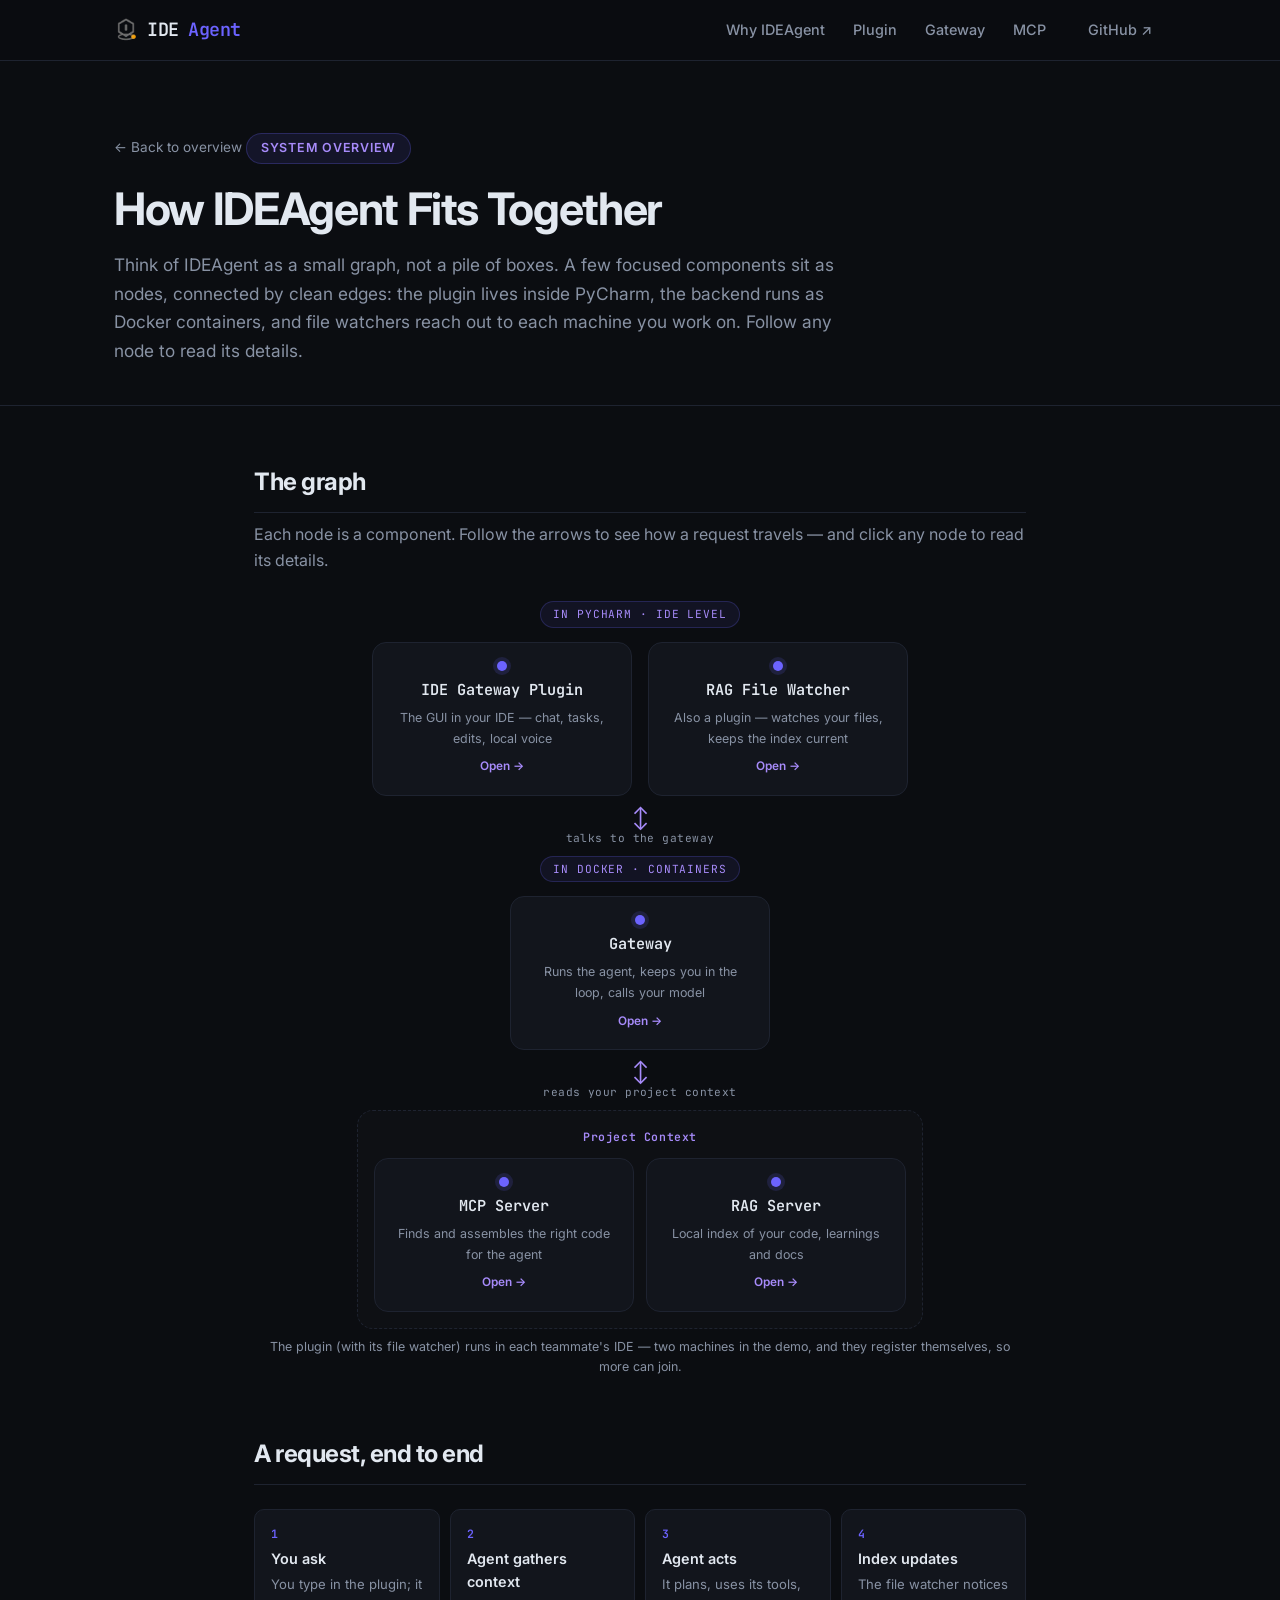
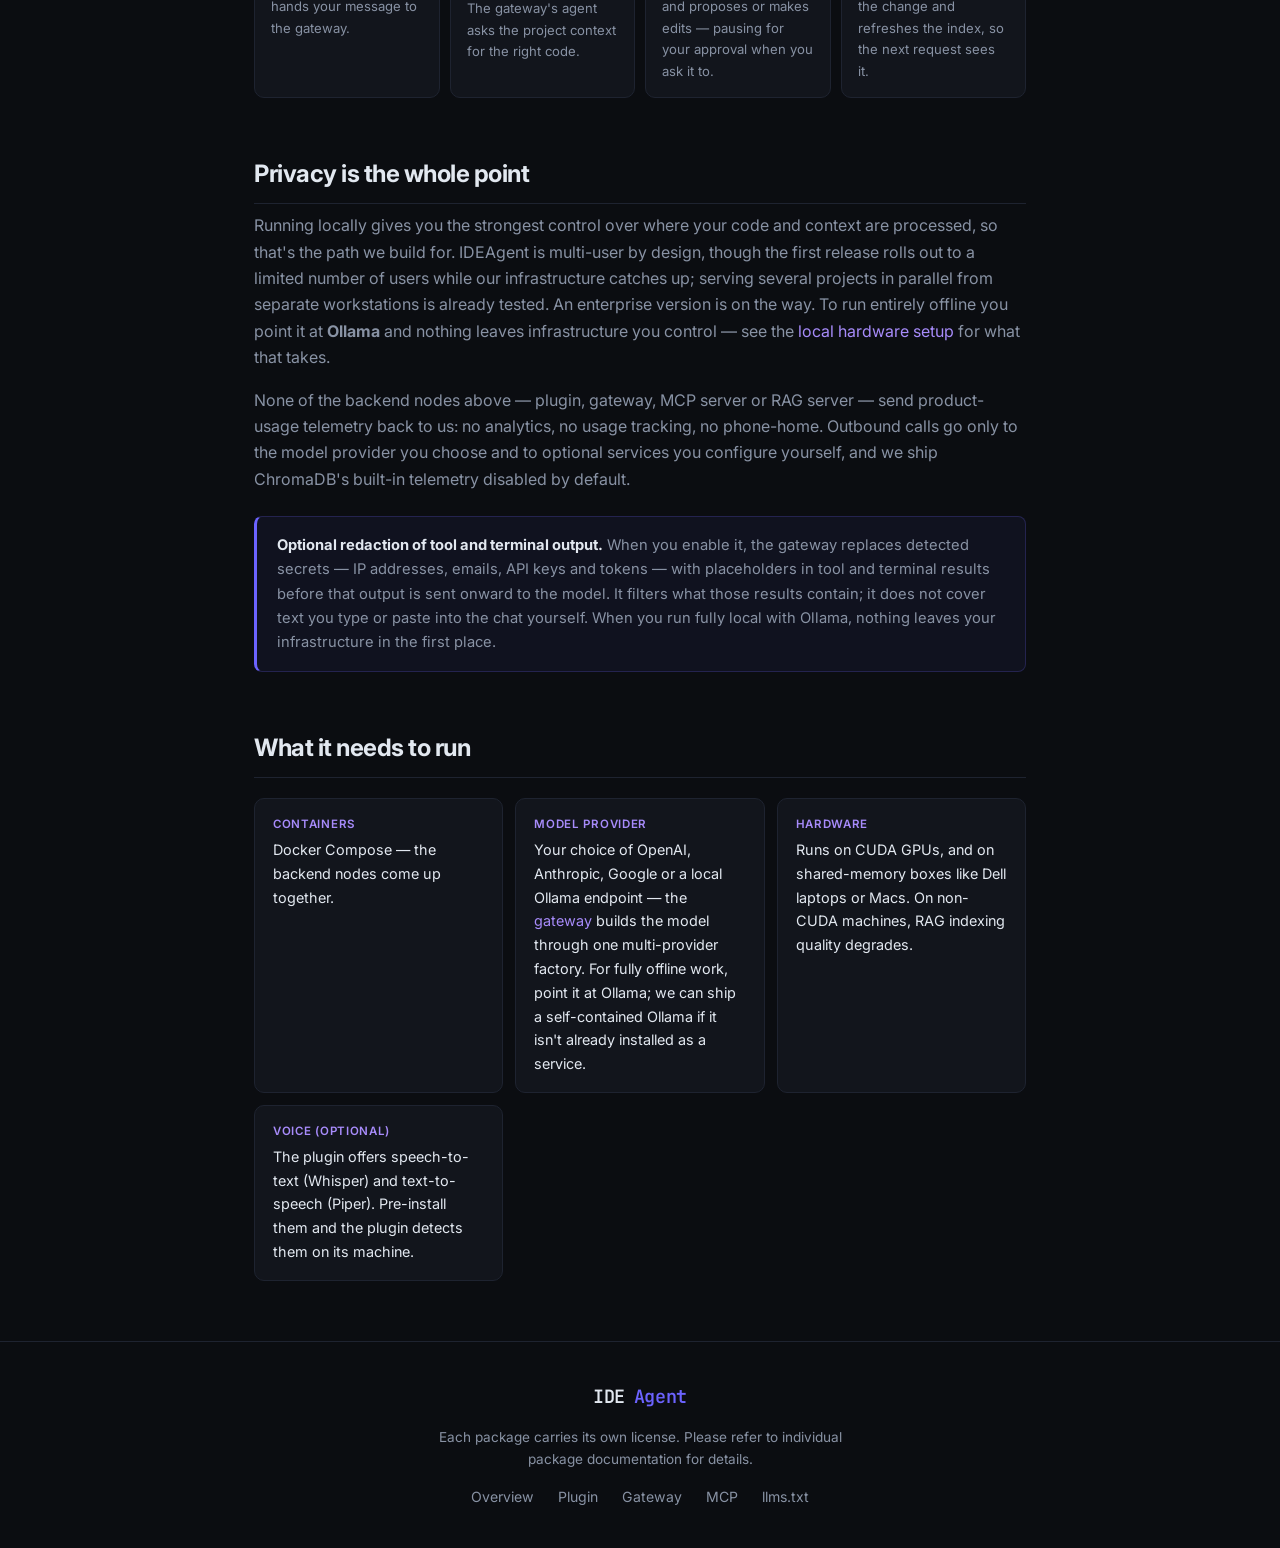
<file: architecture.html>
<!DOCTYPE html>
<html lang="en">
<head>
  <meta charset="UTF-8" />
  <meta name="viewport" content="width=device-width, initial-scale=1.0" />
  <title>Architecture — IDEAgent</title>
  <meta name="description" content="A graph of how IDEAgent fits together — the IDE Gateway Plugin, the Gateway, the Project Context (MCP + RAG) and the file watchers across your machines. Privacy-first, self-hosted and multi-user by design, rolling out to a limited number of users first, with an enterprise version coming." />
  <link rel="canonical" href="https://ideagent.github.io/architecture.html" />
  <meta property="og:type" content="website" />
  <meta property="og:site_name" content="IDEAgent" />
  <meta property="og:title" content="Architecture — IDEAgent" />
  <meta property="og:description" content="How IDEAgent fits together — the IDE Gateway Plugin, the Gateway, the Project Context (MCP + RAG) and the file watchers across your machines. Privacy-first, self-hosted and multi-user by design." />
  <meta property="og:url" content="https://ideagent.github.io/architecture.html" />
  <meta property="og:image" content="https://ideagent.github.io/assets/chat.png" />
  <meta name="twitter:card" content="summary_large_image" />
  <link rel="icon" type="image/x-icon" href="favicon.ico" />
  <link rel="icon" type="image/webp" sizes="32x32" href="assets/ideagent_logo.webp" />
  <link rel="apple-touch-icon" sizes="32x32" href="assets/ideagent_logo.png" />
  <link rel="dns-prefetch" href="https://fonts.googleapis.com" />
  <link rel="dns-prefetch" href="https://fonts.gstatic.com" />
  <link rel="preconnect" href="https://fonts.googleapis.com" />
  <link rel="preconnect" href="https://fonts.gstatic.com" crossorigin />
  <link rel="preload" as="style" href="styles.css" />
  <link rel="stylesheet" href="styles.css" />
  <link rel="preload" as="style" href="https://fonts.googleapis.com/css2?family=Inter:wght@400;500;600;700&family=JetBrains+Mono:wght@400;600&display=swap" />
  <link rel="stylesheet" href="https://fonts.googleapis.com/css2?family=Inter:wght@400;500;600;700&family=JetBrains+Mono:wght@400;600&display=swap" media="print" onload="this.media='all'" />
  <noscript>
    <link rel="stylesheet" href="https://fonts.googleapis.com/css2?family=Inter:wght@400;500;600;700&family=JetBrains+Mono:wght@400;600&display=swap" />
  </noscript>
  <link rel="describedby" href="llms.txt" />
</head>
<body>

  <!-- Nav -->
  <header class="nav">
    <div class="container nav-inner">
      <a href="index.html" class="logo"><img src="assets/ideagent_logo.webp" alt="IDEAgent Logo" class="logo-mark" width="24" height="24" decoding="async" />IDE<span class="logo-accent">Agent</span></a>
            <button class="nav-toggle" aria-expanded="false" aria-controls="main-nav" aria-label="Toggle navigation">
        <span class="nav-toggle-bar"></span>
        <span class="nav-toggle-bar"></span>
        <span class="nav-toggle-bar"></span>
      </button>
      <nav id="main-nav" class="nav-links">
        <a href="index.html#packages">Why IDEAgent</a>
        <a href="plugin.html">Plugin</a>
        <a href="gateway.html">Gateway</a>
        <a href="mcp.html">MCP</a>
        <a href="https://github.com/ideagent" target="_blank" rel="noopener" class="btn btn-ghost">GitHub ↗</a>
      </nav>
    </div>
  </header>

  <!-- Doc hero -->
  <section class="doc-hero">
    <div class="container">
      <a href="index.html#docs" class="back-link">← Back to overview</a>
      <div class="badge">System Overview</div>
      <h1>How IDEAgent Fits Together</h1>
      <p class="doc-lede">
        Think of IDEAgent as a small graph, not a pile of boxes. A few focused components sit as
        nodes, connected by clean edges: the plugin lives inside PyCharm, the backend runs as Docker
        containers, and file watchers reach out to each machine you work on. Follow any node to read
        its details.
      </p>
    </div>
  </section>

  <!-- Doc body -->
  <section class="doc-body">
    <div class="container">

      <div class="doc-section">
        <h2>The graph</h2>
        <p>Each node is a component. Follow the arrows to see how a request travels — and click any node to read its details.</p>

        <div class="graph">

          <div class="graph-tier">
            <span class="graph-tier-label">In PyCharm · IDE level</span>
            <div class="graph-row">
              <a href="plugin.html" class="node">
                <span class="node-dot"></span>
                <span class="node-title">IDE Gateway Plugin</span>
                <span class="node-sub">The GUI in your IDE — chat, tasks, edits, local voice</span>
                <span class="node-more">Open →</span>
              </a>
              <a href="plugin.html" class="node">
                <span class="node-dot"></span>
                <span class="node-title">RAG File Watcher</span>
                <span class="node-sub">Also a plugin — watches your files, keeps the index current</span>
                <span class="node-more">Open →</span>
              </a>
            </div>
          </div>

          <div class="edge">↕<span class="edge-label">talks to the gateway</span></div>

          <div class="graph-tier">
            <span class="graph-tier-label">In Docker · containers</span>
            <a href="gateway.html" class="node">
              <span class="node-dot"></span>
              <span class="node-title">Gateway</span>
              <span class="node-sub">Runs the agent, keeps you in the loop, calls your model</span>
              <span class="node-more">Open →</span>
            </a>

            <div class="edge">↕<span class="edge-label">reads your project context</span></div>

            <div class="node-group">
              <span class="node-group-label">Project Context</span>
              <div class="graph-row">
                <a href="mcp.html" class="node">
                  <span class="node-dot"></span>
                  <span class="node-title">MCP Server</span>
                  <span class="node-sub">Finds and assembles the right code for the agent</span>
                  <span class="node-more">Open →</span>
                </a>
                <a href="mcp.html" class="node">
                  <span class="node-dot"></span>
                  <span class="node-title">RAG Server</span>
                  <span class="node-sub">Local index of your code, learnings and docs</span>
                  <span class="node-more">Open →</span>
                </a>
              </div>
            </div>
          </div>

        </div>

        <p class="node-sub" style="text-align:center">The plugin (with its file watcher) runs in each teammate's IDE — two machines in the demo, and they register themselves, so more can join.</p>
      </div>

      <div class="doc-section">
        <h2>A request, end to end</h2>
        <div class="flow">
          <div class="flow-step"><div class="flow-n">1</div><div class="flow-t">You ask</div><div class="flow-d">You type in the plugin; it hands your message to the gateway.</div></div>
          <div class="flow-step"><div class="flow-n">2</div><div class="flow-t">Agent gathers context</div><div class="flow-d">The gateway's agent asks the project context for the right code.</div></div>
          <div class="flow-step"><div class="flow-n">3</div><div class="flow-t">Agent acts</div><div class="flow-d">It plans, uses its tools, and proposes or makes edits — pausing for your approval when you ask it to.</div></div>
          <div class="flow-step"><div class="flow-n">4</div><div class="flow-t">Index updates</div><div class="flow-d">The file watcher notices the change and refreshes the index, so the next request sees it.</div></div>
        </div>
      </div>

      <div class="doc-section">
        <h2>Privacy is the whole point</h2>
        <p>
          Running locally gives you the strongest control over where your code and context are
          processed, so that's the path we build for.
          IDEAgent is multi-user by design, though the first release rolls out to a limited number of
          users while our infrastructure catches up; serving several projects in parallel from separate
          workstations is already tested. An enterprise version is on the way. To run entirely offline
          you point it at <strong>Ollama</strong> and nothing leaves infrastructure you control — see the
          <a href="server_config.html">local hardware setup</a> for what that takes.
        </p>
        <p>
          None of the backend nodes above — plugin, gateway, MCP server or RAG server — send
          product-usage telemetry back to us: no analytics, no usage tracking, no phone-home.
          Outbound calls go only to the model provider you choose and to optional services you
          configure yourself, and we ship ChromaDB's built-in telemetry disabled by default.
        </p>
        <div class="callout">
          <strong>Optional redaction of tool and terminal output.</strong> When you enable it, the
          gateway replaces detected secrets — IP addresses, emails, API keys and tokens — with
          placeholders in tool and terminal results before that output is sent onward to the model.
          It filters what those results contain; it does not cover text you type or paste into the
          chat yourself. When you run fully local with Ollama, nothing leaves your infrastructure in
          the first place.
        </div>
      </div>

      <div class="doc-section">
        <h2>What it needs to run</h2>
        <div class="spec-list">
          <div class="spec-item">
            <div class="spec-k">Containers</div>
            <div class="spec-v">Docker Compose — the backend nodes come up together.</div>
          </div>
          <div class="spec-item">
            <div class="spec-k">Model provider</div>
            <div class="spec-v">Your choice of OpenAI, Anthropic, Google or a local Ollama endpoint — the <a href="gateway.html">gateway</a> builds the model through one multi-provider factory. For fully offline work, point it at Ollama; we can ship a self-contained Ollama if it isn't already installed as a service.</div>
          </div>
          <div class="spec-item">
            <div class="spec-k">Hardware</div>
            <div class="spec-v">Runs on CUDA GPUs, and on shared-memory boxes like Dell laptops or Macs. On non-CUDA machines, RAG indexing quality degrades.</div>
          </div>
          <div class="spec-item">
            <div class="spec-k">Voice (optional)</div>
            <div class="spec-v">The plugin offers speech-to-text (Whisper) and text-to-speech (Piper). Pre-install them and the plugin detects them on its machine.</div>
          </div>
        </div>
      </div>

    </div>
  </section>

  <!-- Footer -->
  <footer class="footer">
    <div class="container footer-inner">
      <a href="index.html" class="logo">IDE<span class="logo-accent">Agent</span></a>
      <p class="footer-note">Each package carries its own license. Please refer to individual package documentation for details.</p>
      <div class="footer-links">
        <a href="index.html">Overview</a>
        <a href="plugin.html">Plugin</a>
        <a href="gateway.html">Gateway</a>
        <a href="mcp.html">MCP</a>
        <a href="llms.txt">llms.txt</a>
      </div>
    </div>
  </footer>

  <script src="main.js" defer></script>
</body>
</html>
</file>
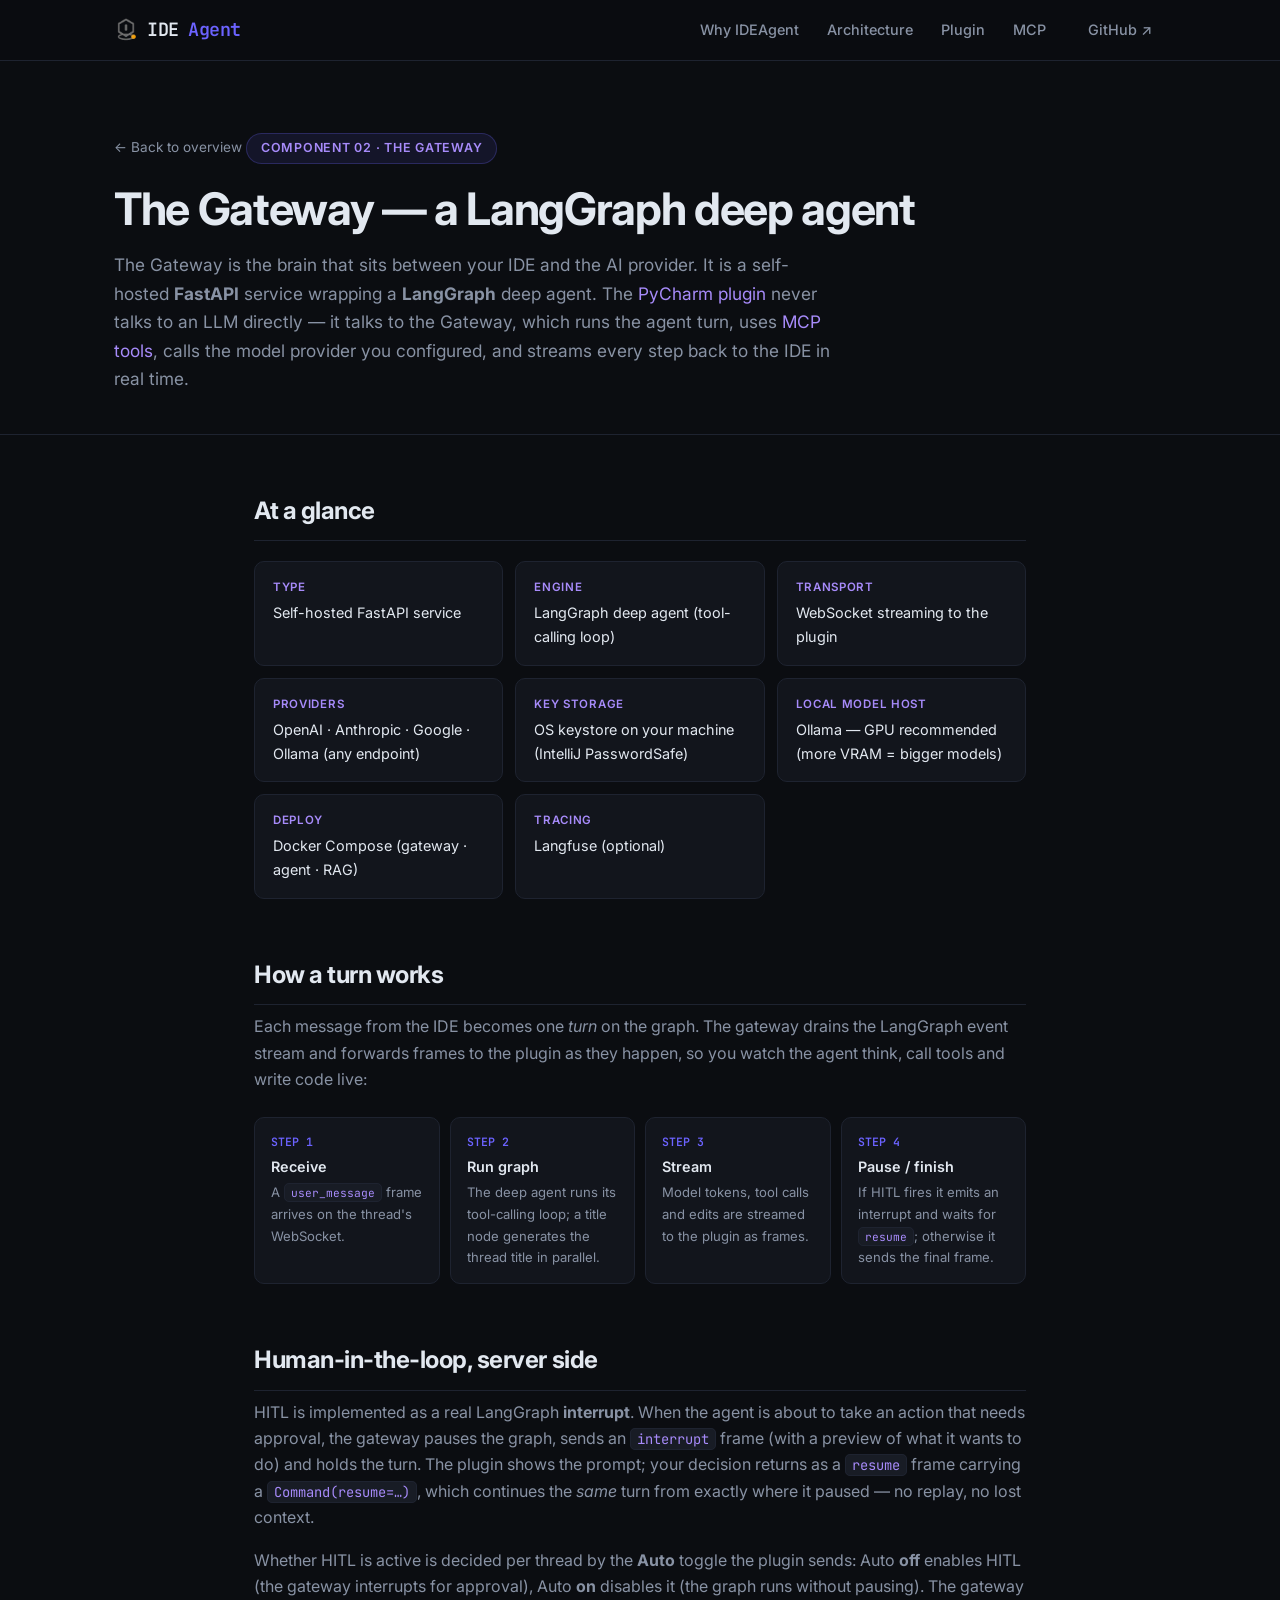
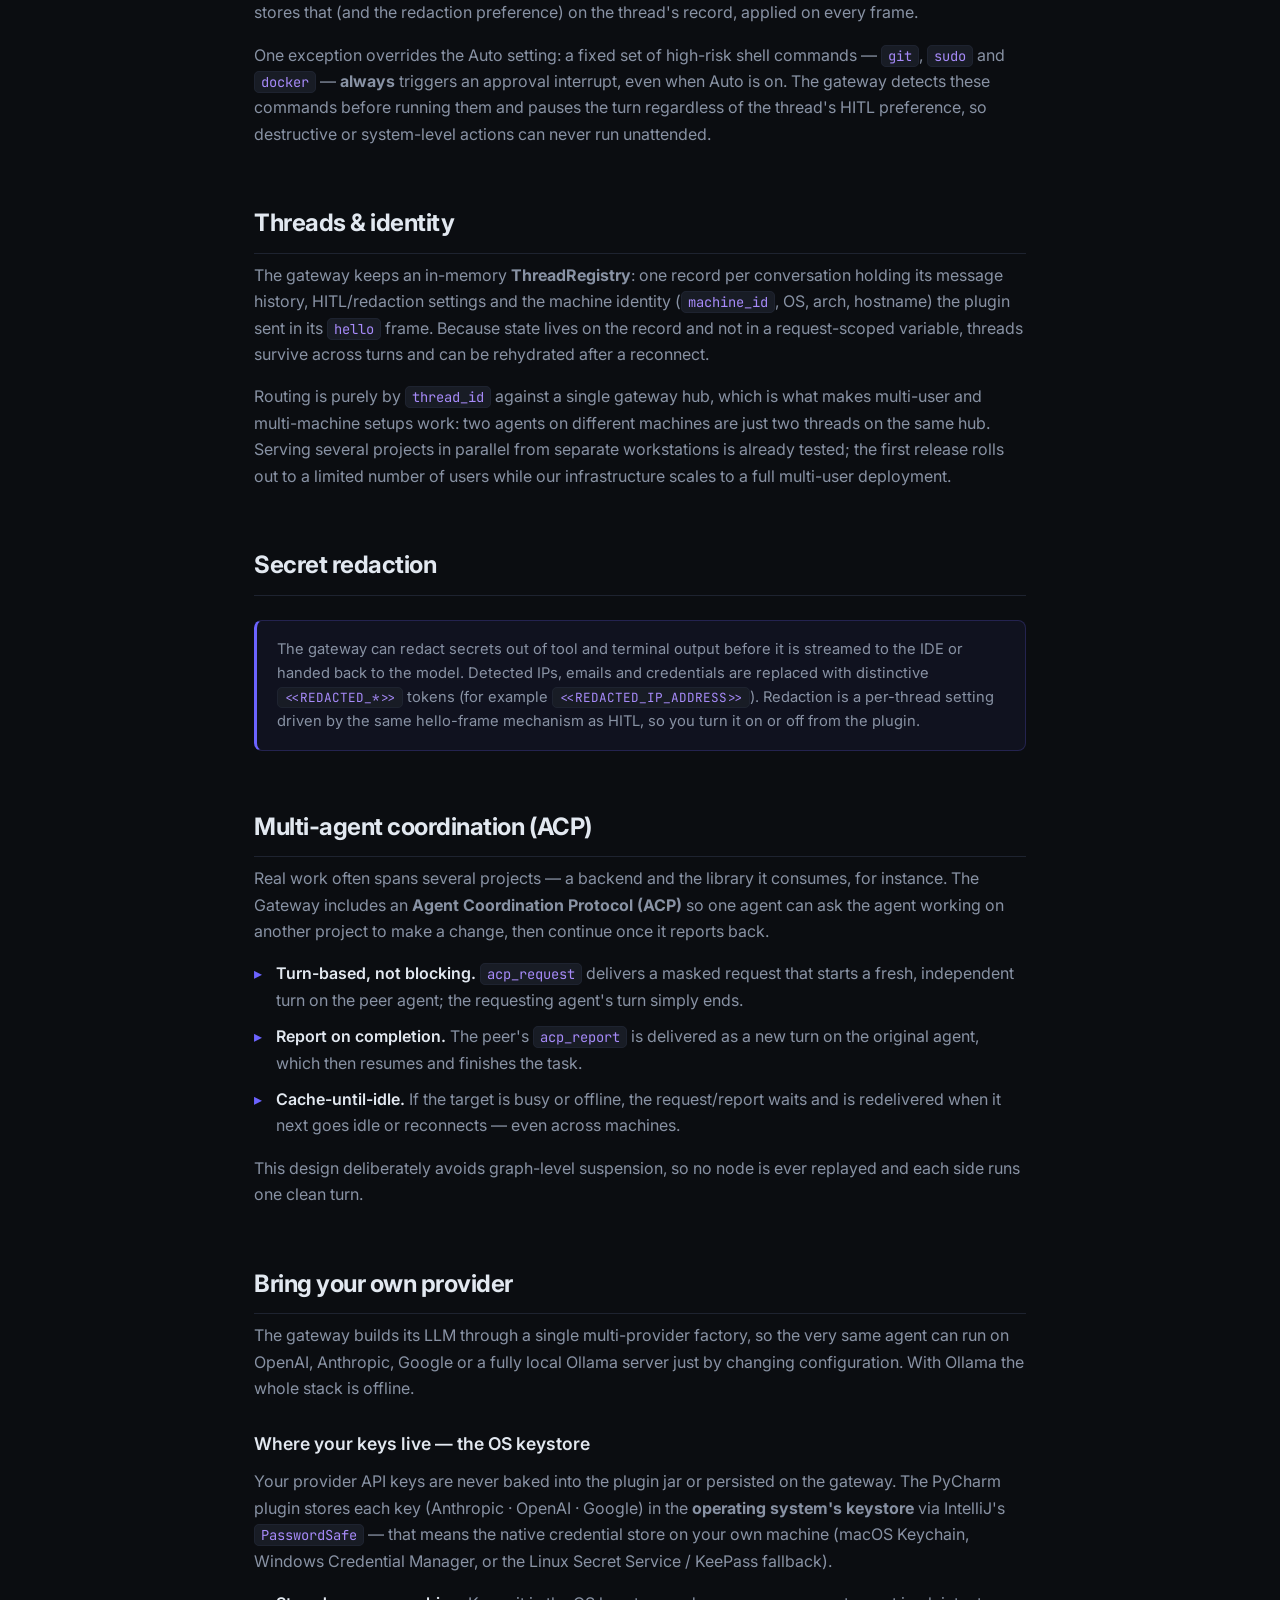
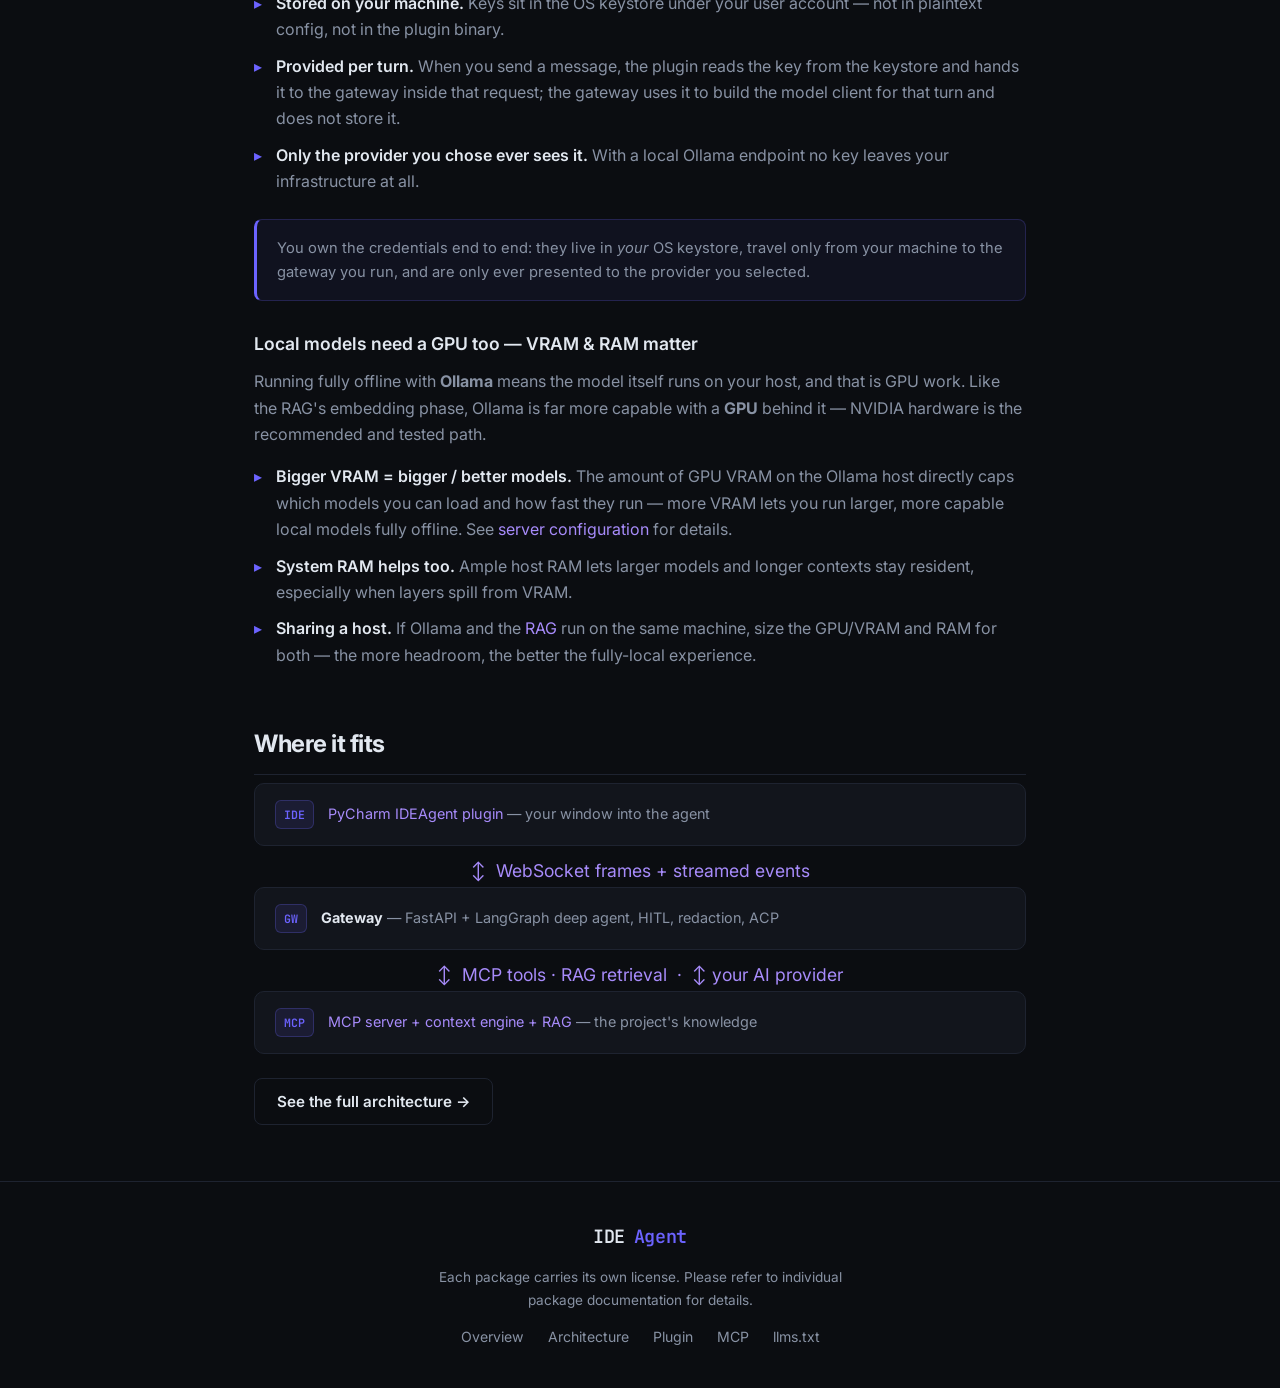
<file: gateway.html>
<!DOCTYPE html>
<html lang="en">
<head>
  <meta charset="UTF-8" />
  <meta name="viewport" content="width=device-width, initial-scale=1.0" />
  <title>Gateway — IDEAgent</title>
  <meta name="description" content="The Gateway is the self-hosted service that runs the IDEAgent coding agent: a FastAPI + LangGraph deep agent that streams turns to the PyCharm plugin over WebSocket, enforces human-in-the-loop, redacts secrets, and coordinates multiple agents via ACP." />
  <link rel="canonical" href="https://ideagent.github.io/gateway.html" />
  <meta property="og:type" content="website" />
  <meta property="og:site_name" content="IDEAgent" />
  <meta property="og:title" content="Gateway — IDEAgent" />
  <meta property="og:description" content="The self-hosted service that runs the IDEAgent coding agent: a FastAPI + LangGraph deep agent that streams turns to the PyCharm plugin over WebSocket, enforces human-in-the-loop, redacts secrets, and coordinates multiple agents via ACP." />
  <meta property="og:url" content="https://ideagent.github.io/gateway.html" />
  <meta property="og:image" content="https://ideagent.github.io/assets/chat.png" />
  <meta name="twitter:card" content="summary_large_image" />
  <link rel="icon" type="image/x-icon" href="favicon.ico" />
  <link rel="icon" type="image/webp" sizes="32x32" href="assets/ideagent_logo.webp" />
  <link rel="apple-touch-icon" sizes="32x32" href="assets/ideagent_logo.png" />
  <link rel="dns-prefetch" href="https://fonts.googleapis.com" />
  <link rel="dns-prefetch" href="https://fonts.gstatic.com" />
  <link rel="preconnect" href="https://fonts.googleapis.com" />
  <link rel="preconnect" href="https://fonts.gstatic.com" crossorigin />
  <link rel="preload" as="style" href="styles.css" />
  <link rel="stylesheet" href="styles.css" />
  <link rel="preload" as="style" href="https://fonts.googleapis.com/css2?family=Inter:wght@400;500;600;700&family=JetBrains+Mono:wght@400;600&display=swap" />
  <link rel="stylesheet" href="https://fonts.googleapis.com/css2?family=Inter:wght@400;500;600;700&family=JetBrains+Mono:wght@400;600&display=swap" media="print" onload="this.media='all'" />
  <noscript>
    <link rel="stylesheet" href="https://fonts.googleapis.com/css2?family=Inter:wght@400;500;600;700&family=JetBrains+Mono:wght@400;600&display=swap" />
  </noscript>
  <link rel="describedby" href="llms.txt" />
</head>
<body>

  <!-- Nav -->
  <header class="nav">
    <div class="container nav-inner">
      <a href="index.html" class="logo"><img src="assets/ideagent_logo.webp" alt="IDEAgent Logo" class="logo-mark" width="24" height="24" decoding="async" />IDE<span class="logo-accent">Agent</span></a>
            <button class="nav-toggle" aria-expanded="false" aria-controls="main-nav" aria-label="Toggle navigation">
        <span class="nav-toggle-bar"></span>
        <span class="nav-toggle-bar"></span>
        <span class="nav-toggle-bar"></span>
      </button>
      <nav id="main-nav" class="nav-links">
        <a href="index.html#packages">Why IDEAgent</a>
        <a href="architecture.html">Architecture</a>
        <a href="plugin.html">Plugin</a>
        <a href="mcp.html">MCP</a>
        <a href="https://github.com/ideagent" target="_blank" rel="noopener" class="btn btn-ghost">GitHub ↗</a>
      </nav>
    </div>
  </header>

  <!-- Doc hero -->
  <section class="doc-hero">
    <div class="container">
      <a href="index.html#docs" class="back-link">← Back to overview</a>
      <div class="badge">Component 02 · The Gateway</div>
      <h1>The Gateway — a LangGraph deep agent</h1>
      <p class="doc-lede">
        The Gateway is the brain that sits between your IDE and the AI provider. It is a self-hosted
        <strong>FastAPI</strong> service wrapping a <strong>LangGraph</strong> deep agent. The
        <a href="plugin.html">PyCharm plugin</a> never talks to an LLM directly — it talks to the Gateway,
        which runs the agent turn, uses <a href="mcp.html">MCP tools</a>, calls the model provider you
        configured, and streams every step back to the IDE in real time.
      </p>
    </div>
  </section>

  <!-- Doc body -->
  <section class="doc-body">
    <div class="container">

      <div class="doc-section">
        <h2>At a glance</h2>
        <div class="spec-list">
          <div class="spec-item"><div class="spec-k">Type</div><div class="spec-v">Self-hosted FastAPI service</div></div>
          <div class="spec-item"><div class="spec-k">Engine</div><div class="spec-v">LangGraph deep agent (tool-calling loop)</div></div>
          <div class="spec-item"><div class="spec-k">Transport</div><div class="spec-v">WebSocket streaming to the plugin</div></div>
          <div class="spec-item"><div class="spec-k">Providers</div><div class="spec-v">OpenAI · Anthropic · Google · Ollama (any endpoint)</div></div>
          <div class="spec-item"><div class="spec-k">Key storage</div><div class="spec-v">OS keystore on your machine (IntelliJ PasswordSafe)</div></div>
          <div class="spec-item"><div class="spec-k">Local model host</div><div class="spec-v">Ollama — GPU recommended (more VRAM = bigger models)</div></div>
          <div class="spec-item"><div class="spec-k">Deploy</div><div class="spec-v">Docker Compose (gateway · agent · RAG)</div></div>
          <div class="spec-item"><div class="spec-k">Tracing</div><div class="spec-v">Langfuse (optional)</div></div>
        </div>
      </div>

      <div class="doc-section">
        <h2>How a turn works</h2>
        <p>
          Each message from the IDE becomes one <em>turn</em> on the graph. The gateway drains the
          LangGraph event stream and forwards frames to the plugin as they happen, so you watch the
          agent think, call tools and write code live:
        </p>
        <div class="flow">
          <div class="flow-step"><div class="flow-n">STEP 1</div><div class="flow-t">Receive</div><div class="flow-d">A <code>user_message</code> frame arrives on the thread's WebSocket.</div></div>
          <div class="flow-step"><div class="flow-n">STEP 2</div><div class="flow-t">Run graph</div><div class="flow-d">The deep agent runs its tool-calling loop; a title node generates the thread title in parallel.</div></div>
          <div class="flow-step"><div class="flow-n">STEP 3</div><div class="flow-t">Stream</div><div class="flow-d">Model tokens, tool calls and edits are streamed to the plugin as frames.</div></div>
          <div class="flow-step"><div class="flow-n">STEP 4</div><div class="flow-t">Pause / finish</div><div class="flow-d">If HITL fires it emits an interrupt and waits for <code>resume</code>; otherwise it sends the final frame.</div></div>
        </div>
      </div>

      <div class="doc-section">
        <h2>Human-in-the-loop, server side</h2>
        <p>
          HITL is implemented as a real LangGraph <strong>interrupt</strong>. When the agent is about to
          take an action that needs approval, the gateway pauses the graph, sends an
          <code>interrupt</code> frame (with a preview of what it wants to do) and holds the turn. The
          plugin shows the prompt; your decision returns as a <code>resume</code> frame carrying a
          <code>Command(resume=…)</code>, which continues the <em>same</em> turn from exactly where it
          paused — no replay, no lost context.
        </p>
        <p>
          Whether HITL is active is decided per thread by the <strong>Auto</strong> toggle the plugin
          sends: Auto <strong>off</strong> enables HITL (the gateway interrupts for approval), Auto
          <strong>on</strong> disables it (the graph runs without pausing). The gateway stores that (and
          the redaction preference) on the thread's record, applied on every frame.
        </p>
        <p>
          One exception overrides the Auto setting: a fixed set of high-risk shell commands —
          <code>git</code>, <code>sudo</code> and <code>docker</code> — <strong>always</strong> triggers
          an approval interrupt, even when Auto is on. The gateway detects these commands before running
          them and pauses the turn regardless of the thread's HITL preference, so destructive or
          system-level actions can never run unattended.
        </p>
      </div>

      <div class="doc-section">
        <h2>Threads &amp; identity</h2>
        <p>
          The gateway keeps an in-memory <strong>ThreadRegistry</strong>: one record per conversation
          holding its message history, HITL/redaction settings and the machine identity
          (<code>machine_id</code>, OS, arch, hostname) the plugin sent in its <code>hello</code> frame.
          Because state lives on the record and not in a request-scoped variable, threads survive across
          turns and can be rehydrated after a reconnect.
        </p>
        <p>
          Routing is purely by <code>thread_id</code> against a single gateway hub, which is what makes
          multi-user and multi-machine setups work: two agents on different machines are just two
          threads on the same hub. Serving several projects in parallel from separate workstations is
          already tested; the first release rolls out to a limited number of users while our
          infrastructure scales to a full multi-user deployment.
        </p>
      </div>

      <div class="doc-section" id="redaction">
        <h2>Secret redaction</h2>
        <div class="callout">
          The gateway can redact secrets out of tool and terminal output before it is streamed to the
          IDE or handed back to the model. Detected IPs, emails and credentials are replaced with
          distinctive <code>&lt;&lt;REDACTED_*&gt;&gt;</code> tokens (for example
          <code>&lt;&lt;REDACTED_IP_ADDRESS&gt;&gt;</code>). Redaction is a per-thread setting driven by
          the same hello-frame mechanism as HITL, so you turn it on or off from the plugin.
        </div>
      </div>

      <div class="doc-section">
        <h2>Multi-agent coordination (ACP)</h2>
        <p>
          Real work often spans several projects — a backend and the library it consumes, for instance.
          The Gateway includes an <strong>Agent Coordination Protocol (ACP)</strong> so one agent can ask
          the agent working on another project to make a change, then continue once it reports back.
        </p>
        <ul>
          <li><strong>Turn-based, not blocking.</strong> <code>acp_request</code> delivers a masked request that starts a fresh, independent turn on the peer agent; the requesting agent's turn simply ends.</li>
          <li><strong>Report on completion.</strong> The peer's <code>acp_report</code> is delivered as a new turn on the original agent, which then resumes and finishes the task.</li>
          <li><strong>Cache-until-idle.</strong> If the target is busy or offline, the request/report waits and is redelivered when it next goes idle or reconnects — even across machines.</li>
        </ul>
        <p>
          This design deliberately avoids graph-level suspension, so no node is ever replayed and each
          side runs one clean turn.
        </p>
      </div>

      <div class="doc-section">
        <h2>Bring your own provider</h2>
        <p>
          The gateway builds its LLM through a single multi-provider factory, so the very same agent can
          run on OpenAI, Anthropic, Google or a fully local Ollama server just by changing configuration.
          With Ollama the whole stack is offline.
        </p>
        <h3>Where your keys live — the OS keystore</h3>
        <p>
          Your provider API keys are never baked into the plugin jar or persisted on the gateway. The
          PyCharm plugin stores each key (Anthropic · OpenAI · Google) in the
          <strong>operating system's keystore</strong> via IntelliJ's <code>PasswordSafe</code> — that
          means the native credential store on your own machine (macOS Keychain, Windows Credential
          Manager, or the Linux Secret Service / KeePass fallback).
        </p>
        <ul>
          <li><strong>Stored on your machine.</strong> Keys sit in the OS keystore under your user account — not in plaintext config, not in the plugin binary.</li>
          <li><strong>Provided per turn.</strong> When you send a message, the plugin reads the key from the keystore and hands it to the gateway inside that request; the gateway uses it to build the model client for that turn and does not store it.</li>
          <li><strong>Only the provider you chose ever sees it.</strong> With a local Ollama endpoint no key leaves your infrastructure at all.</li>
        </ul>
        <div class="callout">
          You own the credentials end to end: they live in <em>your</em> OS keystore, travel only from
          your machine to the gateway you run, and are only ever presented to the provider you selected.
        </div>

        <h3>Local models need a GPU too — VRAM &amp; RAM matter</h3>
        <p>
          Running fully offline with <strong>Ollama</strong> means the model itself runs on your host,
          and that is GPU work. Like the RAG's embedding phase, Ollama is far more capable with a
          <strong>GPU</strong> behind it — NVIDIA hardware is the recommended and tested path.
        </p>
        <ul>
          <li><strong>Bigger VRAM = bigger / better models.</strong> The amount of GPU VRAM on the Ollama host directly caps which models you can load and how fast they run — more VRAM lets you run larger, more capable local models fully offline. See <a href="server_config.html">server configuration</a> for details.</li>
          <li><strong>System RAM helps too.</strong> Ample host RAM lets larger models and longer contexts stay resident, especially when layers spill from VRAM.</li>
          <li><strong>Sharing a host.</strong> If Ollama and the <a href="mcp.html">RAG</a> run on the same machine, size the GPU/VRAM and RAM for both — the more headroom, the better the fully-local experience.</li>
        </ul>
      </div>

      <div class="doc-section">
        <h2>Where it fits</h2>
        <div class="arch-layer"><span class="arch-badge">IDE</span><span class="arch-text"><a href="plugin.html">PyCharm IDEAgent plugin</a> — your window into the agent</span></div>
        <div class="arch-arrow">↕ &nbsp;WebSocket frames + streamed events</div>
        <div class="arch-layer"><span class="arch-badge">GW</span><span class="arch-text"><strong>Gateway</strong> — FastAPI + LangGraph deep agent, HITL, redaction, ACP</span></div>
        <div class="arch-arrow">↕ &nbsp;MCP tools · RAG retrieval &nbsp;·&nbsp; ↕ your AI provider</div>
        <div class="arch-layer"><span class="arch-badge">MCP</span><span class="arch-text"><a href="mcp.html">MCP server + context engine + RAG</a> — the project's knowledge</span></div>
        <p style="margin-top:24px"><a href="architecture.html" class="btn btn-secondary">See the full architecture →</a></p>
      </div>

    </div>
  </section>

  <!-- Footer -->
  <footer class="footer">
    <div class="container footer-inner">
      <a href="index.html" class="logo">IDE<span class="logo-accent">Agent</span></a>
      <p class="footer-note">Each package carries its own license. Please refer to individual package documentation for details.</p>
      <div class="footer-links">
        <a href="index.html">Overview</a>
        <a href="architecture.html">Architecture</a>
        <a href="plugin.html">Plugin</a>
        <a href="mcp.html">MCP</a>
        <a href="llms.txt">llms.txt</a>
      </div>
    </div>
  </footer>

  <script src="main.js" defer></script>
</body>
</html>
</file>
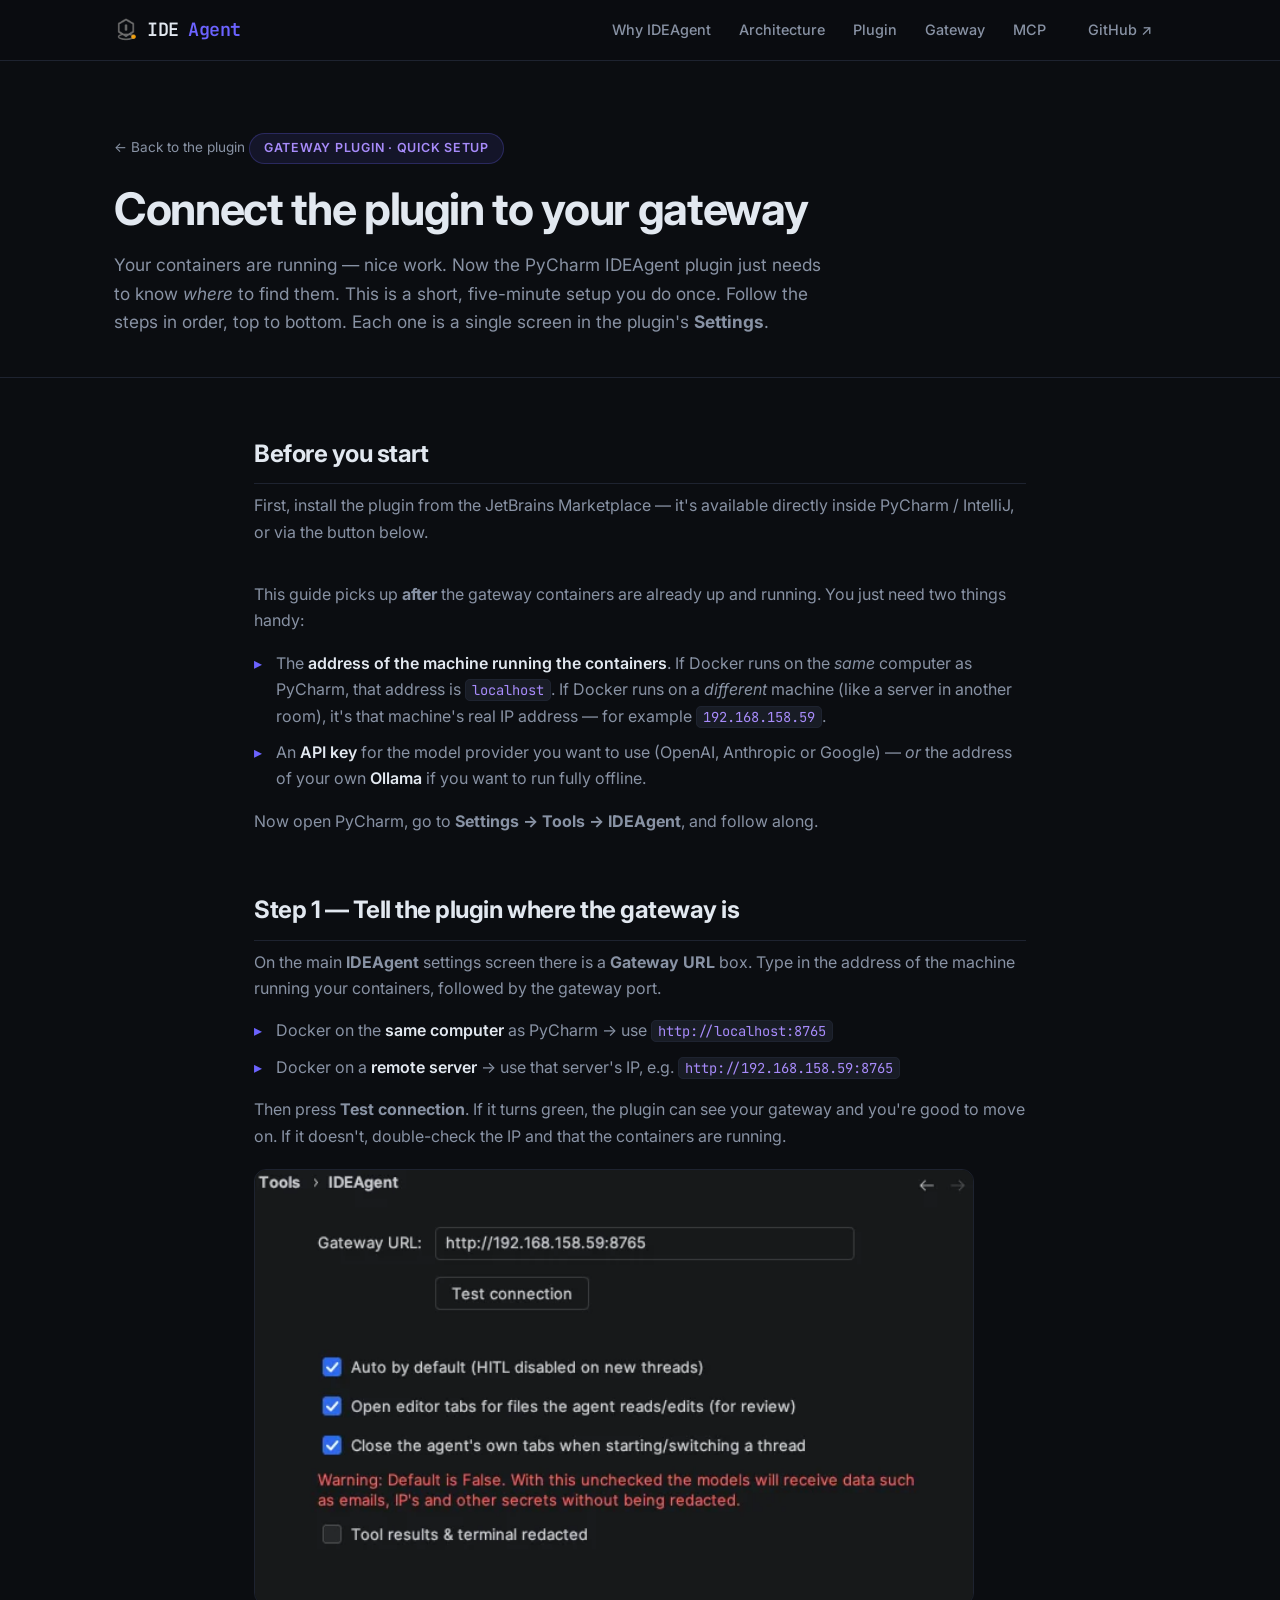
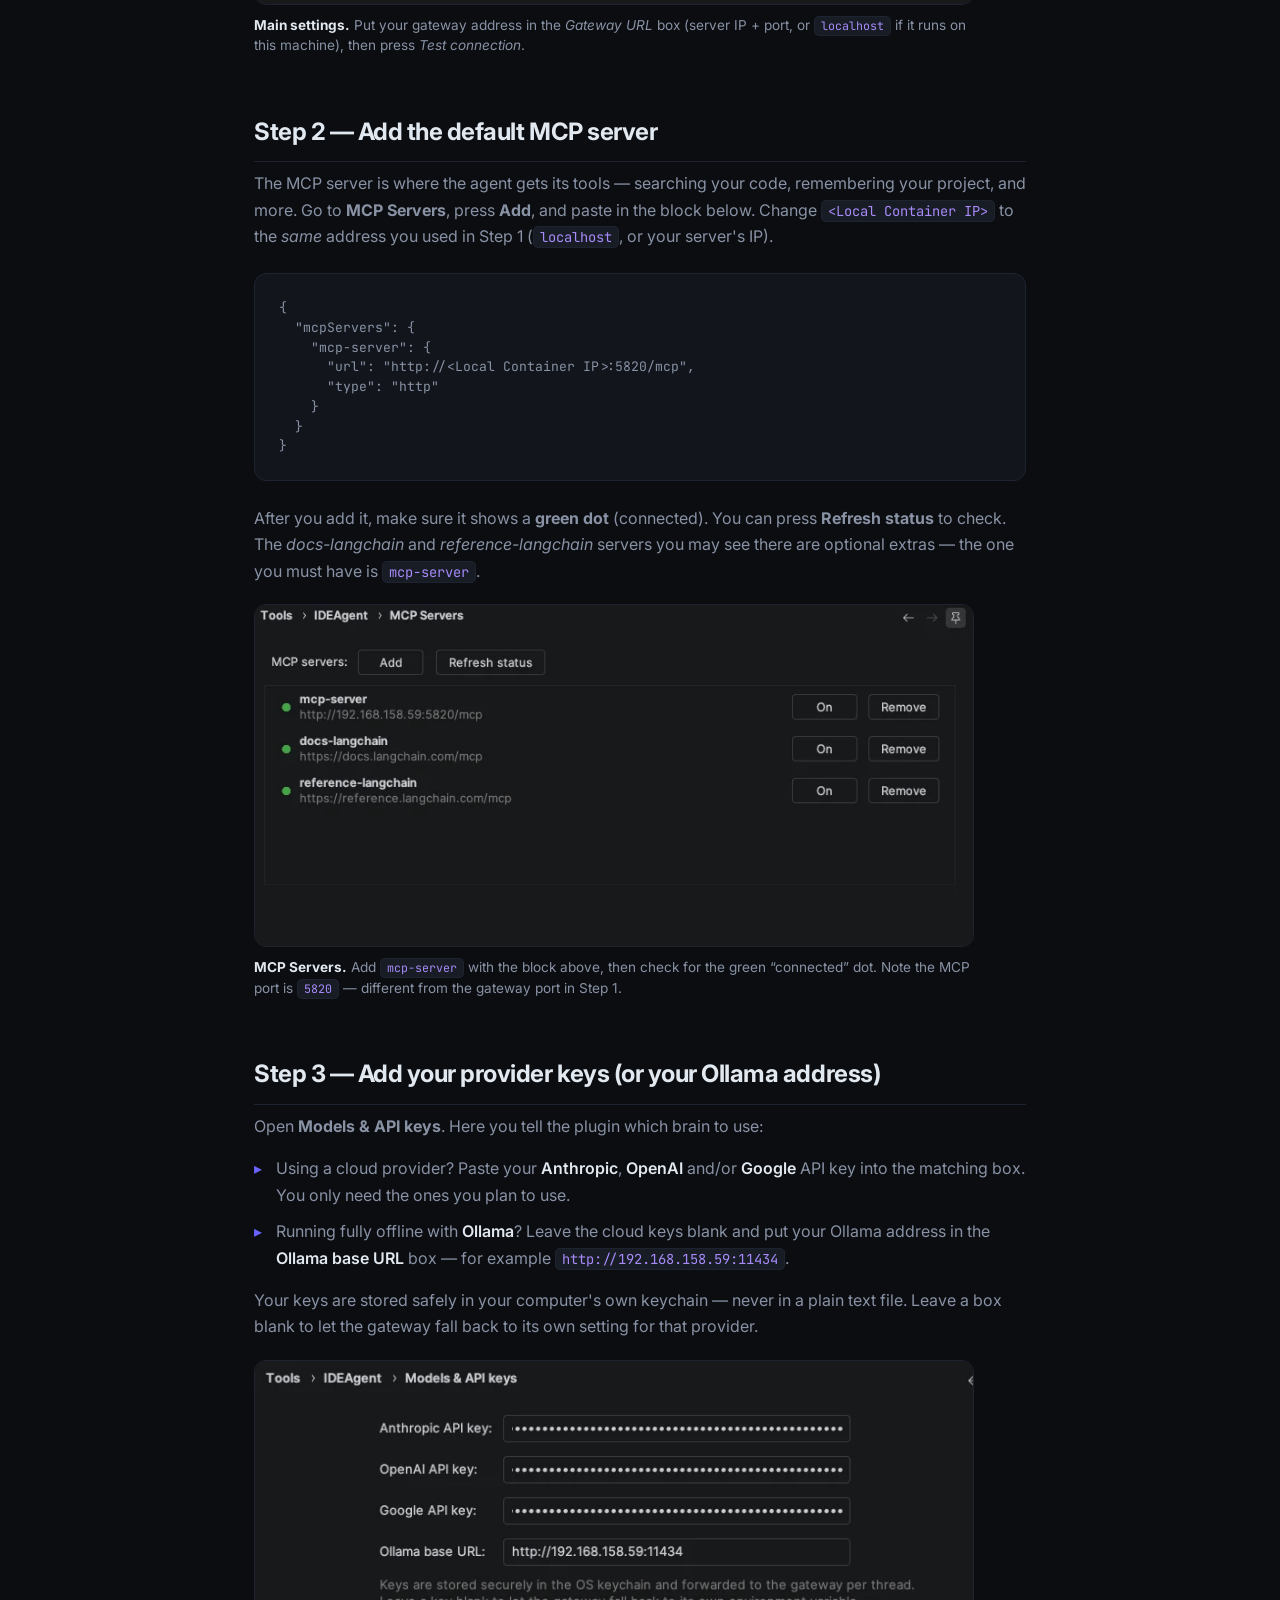
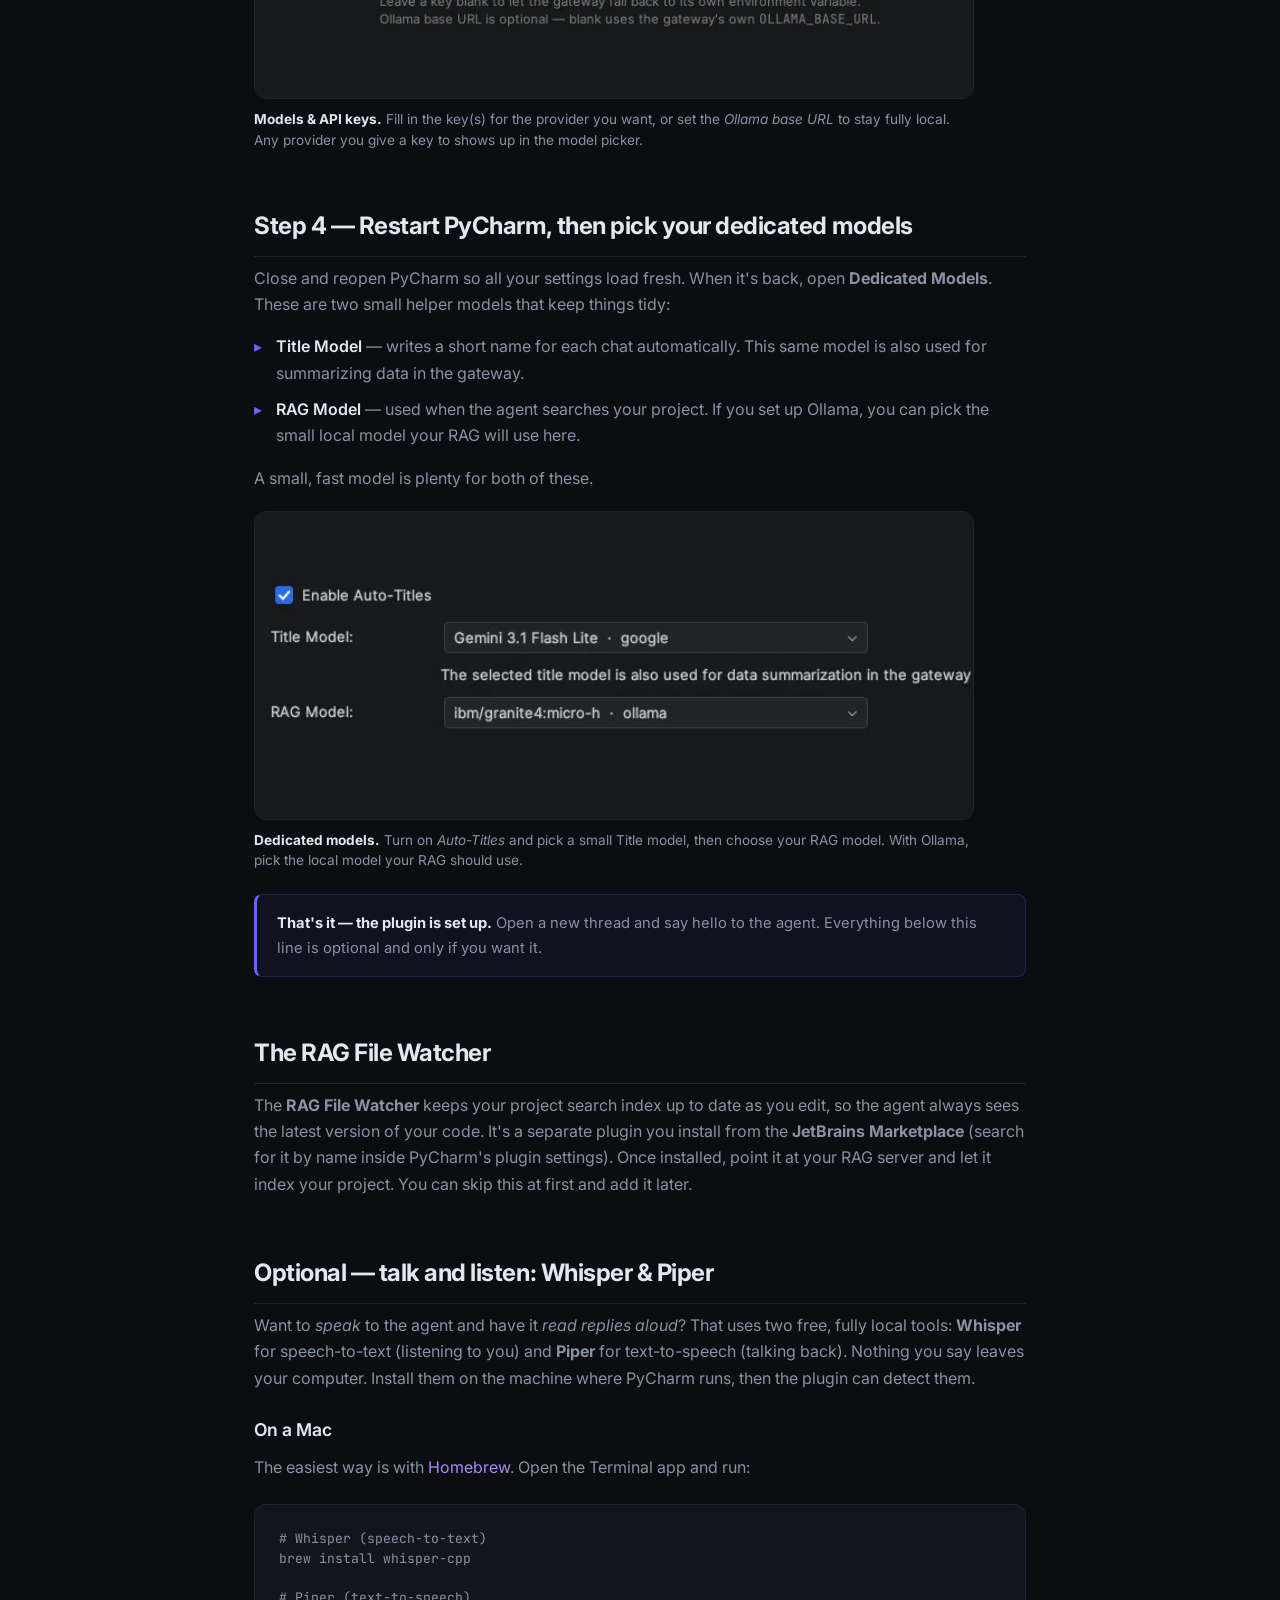
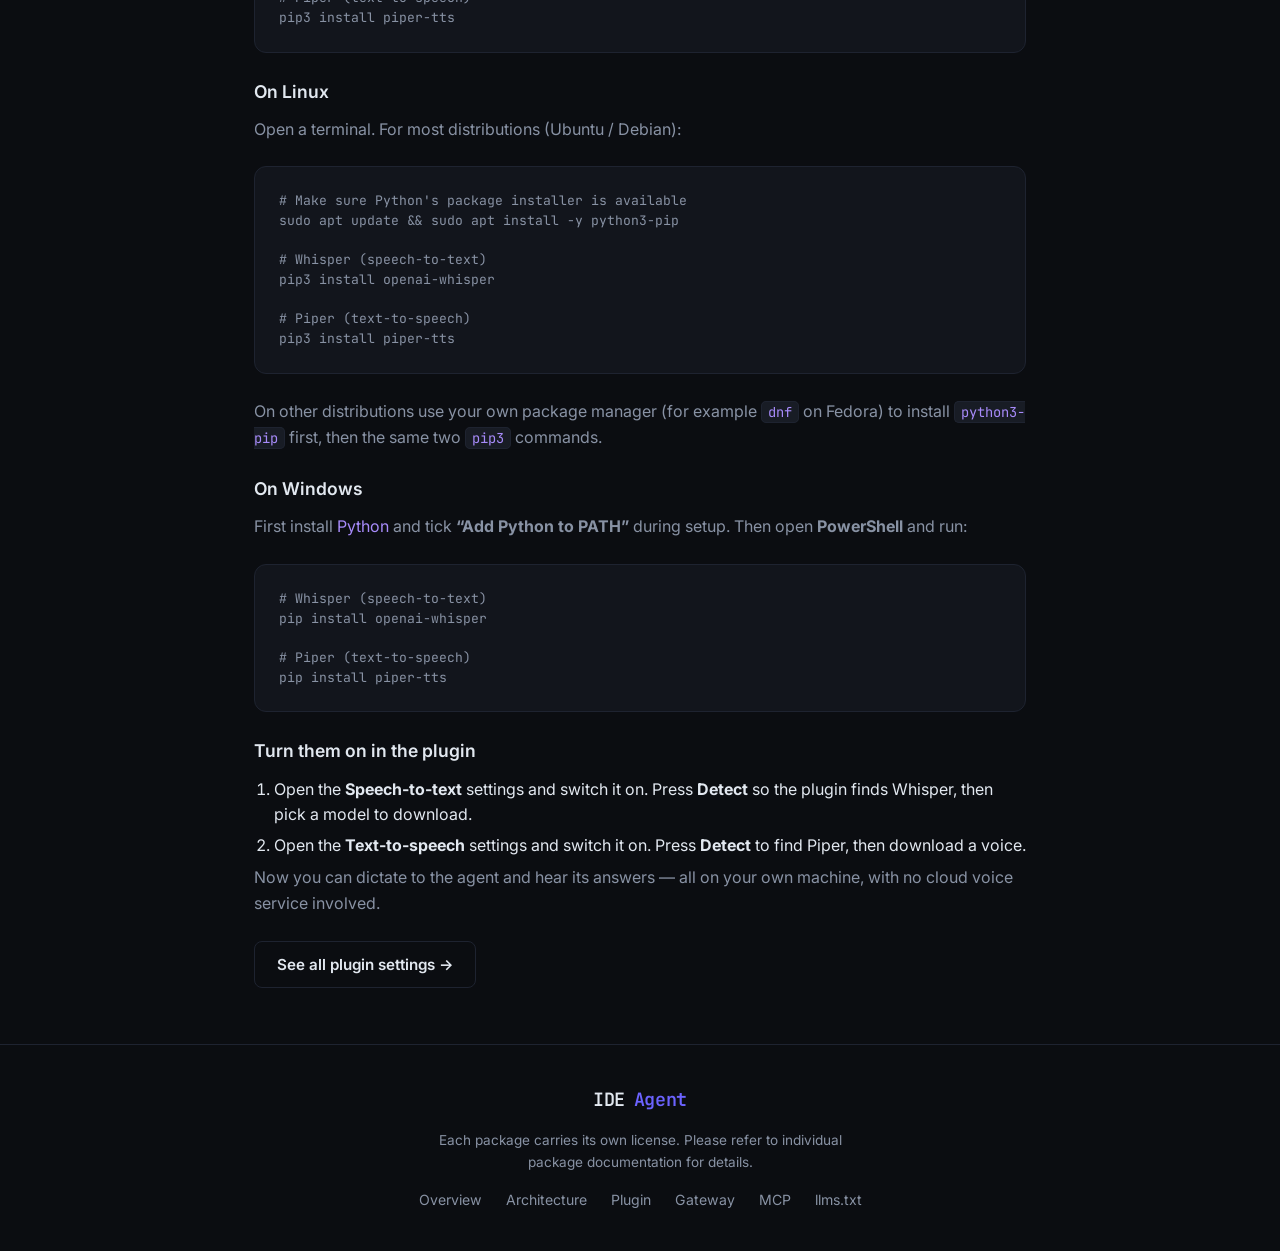
<file: gateway_plugin_setup.html>
<!DOCTYPE html>
<html lang="en">
<head>
  <meta charset="UTF-8" />
  <meta name="viewport" content="width=device-width, initial-scale=1.0" />
  <title>Gateway Plugin Setup — IDEAgent</title>
  <meta name="description" content="A simple step-by-step guide to connect the PyCharm IDEAgent plugin to your gateway once the containers are running: set the gateway IP and port, add the default MCP server, add your provider or Ollama API keys, restart PyCharm and pick your dedicated models. Includes an optional RAG File Watcher note and a Whisper / Piper voice setup guide for Mac, Linux and Windows." />
  <link rel="canonical" href="https://ideagent.github.io/gateway_plugin_setup.html" />
  <meta property="og:type" content="website" />
  <meta property="og:site_name" content="IDEAgent" />
  <meta property="og:title" content="Gateway Plugin Setup — IDEAgent" />
  <meta property="og:description" content="Step-by-step guide to connect the PyCharm IDEAgent plugin to your gateway: gateway IP and port, default MCP server, provider or Ollama API keys, and your dedicated models. Includes Whisper / Piper voice setup." />
  <meta property="og:url" content="https://ideagent.github.io/gateway_plugin_setup.html" />
  <meta property="og:image" content="https://ideagent.github.io/assets/chat.png" />
  <meta name="twitter:card" content="summary_large_image" />
  <link rel="icon" type="image/x-icon" href="favicon.ico" />
  <link rel="icon" type="image/webp" sizes="32x32" href="assets/ideagent_logo.webp" />
  <link rel="apple-touch-icon" sizes="32x32" href="assets/ideagent_logo.png" />
  <link rel="dns-prefetch" href="https://fonts.googleapis.com" />
  <link rel="dns-prefetch" href="https://fonts.gstatic.com" />
  <link rel="dns-prefetch" href="https://plugins.jetbrains.com" />
  <link rel="preconnect" href="https://fonts.googleapis.com" />
  <link rel="preconnect" href="https://fonts.gstatic.com" crossorigin />
  <link rel="preconnect" href="https://plugins.jetbrains.com" crossorigin />
  <link rel="preload" as="style" href="styles.css" />
  <link rel="stylesheet" href="styles.css" />
  <link rel="preload" as="style" href="https://fonts.googleapis.com/css2?family=Inter:wght@400;500;600;700&family=JetBrains+Mono:wght@400;600&display=swap" />
  <link rel="stylesheet" href="https://fonts.googleapis.com/css2?family=Inter:wght@400;500;600;700&family=JetBrains+Mono:wght@400;600&display=swap" media="print" onload="this.media='all'" />
  <noscript>
    <link rel="stylesheet" href="https://fonts.googleapis.com/css2?family=Inter:wght@400;500;600;700&family=JetBrains+Mono:wght@400;600&display=swap" />
  </noscript>
  <link rel="describedby" href="llms.txt" />
</head>
<body>

  <!-- Nav -->
  <header class="nav">
    <div class="container nav-inner">
      <a href="index.html" class="logo"><img src="assets/ideagent_logo.webp" alt="IDEAgent Logo" class="logo-mark" width="24" height="24" decoding="async" />IDE<span class="logo-accent">Agent</span></a>
            <button class="nav-toggle" aria-expanded="false" aria-controls="main-nav" aria-label="Toggle navigation">
        <span class="nav-toggle-bar"></span>
        <span class="nav-toggle-bar"></span>
        <span class="nav-toggle-bar"></span>
      </button>
      <nav id="main-nav" class="nav-links">
        <a href="index.html#packages">Why IDEAgent</a>
        <a href="architecture.html">Architecture</a>
        <a href="plugin.html">Plugin</a>
        <a href="gateway.html">Gateway</a>
        <a href="mcp.html">MCP</a>
        <a href="https://github.com/ideagent" target="_blank" rel="noopener" class="btn btn-ghost">GitHub ↗</a>
      </nav>
    </div>
  </header>

  <!-- Doc hero -->
  <section class="doc-hero">
    <div class="container">
      <a href="plugin.html" class="back-link">← Back to the plugin</a>
      <div class="badge">Gateway Plugin · Quick Setup</div>
      <h1>Connect the plugin to your gateway</h1>
      <p class="doc-lede">
        Your containers are running — nice work. Now the PyCharm IDEAgent plugin just needs to know
        <em>where</em> to find them. This is a short, five-minute setup you do once. Follow the steps
        in order, top to bottom. Each one is a single screen in the plugin's <strong>Settings</strong>.
      </p>
    </div>
  </section>

  <!-- Doc body -->
  <section class="doc-body">
    <div class="container">

      <div class="doc-section">
        <h2>Before you start</h2>
        <p>
          First, install the plugin from the JetBrains Marketplace — it's available directly inside
          PyCharm / IntelliJ, or via the button below.
        </p>
        <div id="marketplace-install" class="marketplace-install" style="margin: 4px 0 20px"></div>
        <p>
          This guide picks up <strong>after</strong> the gateway containers are already up and running.
          You just need two things handy:
        </p>
        <ul>
          <li>The <strong>address of the machine running the containers</strong>. If Docker runs on the
            <em>same</em> computer as PyCharm, that address is <code>localhost</code>. If Docker runs on a
            <em>different</em> machine (like a server in another room), it's that machine's real IP
            address — for example <code>192.168.158.59</code>.</li>
          <li>An <strong>API key</strong> for the model provider you want to use (OpenAI, Anthropic or
            Google) — <em>or</em> the address of your own <strong>Ollama</strong> if you want to run
            fully offline.</li>
        </ul>
        <p>Now open PyCharm, go to <strong>Settings → Tools → IDEAgent</strong>, and follow along.</p>
      </div>

      <div class="doc-section">
        <h2>Step 1 — Tell the plugin where the gateway is</h2>
        <p>
          On the main <strong>IDEAgent</strong> settings screen there is a <strong>Gateway URL</strong>
          box. Type in the address of the machine running your containers, followed by the gateway port.
        </p>
        <ul>
          <li>Docker on the <strong>same computer</strong> as PyCharm → use
            <code>http://localhost:8765</code></li>
          <li>Docker on a <strong>remote server</strong> → use that server's IP, e.g.
            <code>http://192.168.158.59:8765</code></li>
        </ul>
        <p>
          Then press <strong>Test connection</strong>. If it turns green, the plugin can see your
          gateway and you're good to move on. If it doesn't, double-check the IP and that the containers
          are running.
        </p>
        <figure class="setup-shot">
          <img width="606" height="366" src="assets/Plugin_Main_Settings.webp" alt="IDEAgent main settings with the Gateway URL box and Test connection button" loading="lazy" decoding="async" />
          <figcaption><strong>Main settings.</strong> Put your gateway address in the <em>Gateway URL</em> box (server IP + port, or <code>localhost</code> if it runs on this machine), then press <em>Test connection</em>.</figcaption>
        </figure>
      </div>

      <div class="doc-section">
        <h2>Step 2 — Add the default MCP server</h2>
        <p>
          The MCP server is where the agent gets its tools — searching your code, remembering your
          project, and more. Go to <strong>MCP Servers</strong>, press <strong>Add</strong>, and paste in
          the block below. Change <code>&lt;Local Container IP&gt;</code> to the <em>same</em> address you
          used in Step 1 (<code>localhost</code>, or your server's IP).
        </p>
        <div class="arch-diagram">{
  "mcpServers": {
    "mcp-server": {
      "url": "http://&lt;Local Container IP&gt;:5820/mcp",
      "type": "http"
    }
  }
}</div>
        <p>
          After you add it, make sure it shows a <strong>green dot</strong> (connected). You can press
          <strong>Refresh status</strong> to check. The <em>docs-langchain</em> and
          <em>reference-langchain</em> servers you may see there are optional extras — the one you must
          have is <code>mcp-server</code>.
        </p>
        <figure class="setup-shot">
          <img width="789" height="375" src="assets/MCP_Servers.webp" alt="MCP Servers settings page showing mcp-server connected on port 5820" loading="lazy" decoding="async" />
          <figcaption><strong>MCP Servers.</strong> Add <code>mcp-server</code> with the block above, then check for the green &ldquo;connected&rdquo; dot. Note the MCP port is <code>5820</code> — different from the gateway port in Step 1.</figcaption>
        </figure>
      </div>

      <div class="doc-section">
        <h2>Step 3 — Add your provider keys (or your Ollama address)</h2>
        <p>
          Open <strong>Models &amp; API keys</strong>. Here you tell the plugin which brain to use:
        </p>
        <ul>
          <li>Using a cloud provider? Paste your <strong>Anthropic</strong>, <strong>OpenAI</strong>
            and/or <strong>Google</strong> API key into the matching box. You only need the ones you plan
            to use.</li>
          <li>Running fully offline with <strong>Ollama</strong>? Leave the cloud keys blank and put your
            Ollama address in the <strong>Ollama base URL</strong> box — for example
            <code>http://192.168.158.59:11434</code>.</li>
        </ul>
        <p>
          Your keys are stored safely in your computer's own keychain — never in a plain text file. Leave
          a box blank to let the gateway fall back to its own setting for that provider.
        </p>
        <figure class="setup-shot">
          <img width="732" height="344" src="assets/API_KEYS.webp" alt="Models and API keys settings with Anthropic, OpenAI, Google key fields and the Ollama base URL" loading="lazy" decoding="async" />
          <figcaption><strong>Models &amp; API keys.</strong> Fill in the key(s) for the provider you want, or set the <em>Ollama base URL</em> to stay fully local. Any provider you give a key to shows up in the model picker.</figcaption>
        </figure>
      </div>

      <div class="doc-section">
        <h2>Step 4 — Restart PyCharm, then pick your dedicated models</h2>
        <p>
          Close and reopen PyCharm so all your settings load fresh. When it's back, open
          <strong>Dedicated Models</strong>. These are two small helper models that keep things tidy:
        </p>
        <ul>
          <li><strong>Title Model</strong> — writes a short name for each chat automatically. This same
            model is also used for summarizing data in the gateway.</li>
          <li><strong>RAG Model</strong> — used when the agent searches your project. If you set up
            Ollama, you can pick the small local model your RAG will use here.</li>
        </ul>
        <p>A small, fast model is plenty for both of these.</p>
        <figure class="setup-shot">
          <img width="642" height="274" src="assets/Dedicated_Models.webp" alt="Dedicated models settings with a Title Model and a RAG Model chosen" loading="lazy" decoding="async" />
          <figcaption><strong>Dedicated models.</strong> Turn on <em>Auto-Titles</em> and pick a small Title model, then choose your RAG model. With Ollama, pick the local model your RAG should use.</figcaption>
        </figure>
        <div class="callout">
          <strong>That's it — the plugin is set up.</strong> Open a new thread and say hello to the agent.
          Everything below this line is optional and only if you want it.
        </div>
      </div>

      <div class="doc-section">
        <h2>The RAG File Watcher</h2>
        <p>
          The <strong>RAG File Watcher</strong> keeps your project search index up to date as you edit,
          so the agent always sees the latest version of your code. It's a separate plugin you install
          from the <strong>JetBrains Marketplace</strong> (search for it by name inside PyCharm's plugin
          settings). Once installed, point it at your RAG server and let it index your project. You can
          skip this at first and add it later.
        </p>
      </div>

      <div class="doc-section">
        <h2>Optional — talk and listen: Whisper &amp; Piper</h2>
        <p>
          Want to <em>speak</em> to the agent and have it <em>read replies aloud</em>? That uses two free,
          fully local tools: <strong>Whisper</strong> for speech-to-text (listening to you) and
          <strong>Piper</strong> for text-to-speech (talking back). Nothing you say leaves your computer.
          Install them on the machine where PyCharm runs, then the plugin can detect them.
        </p>

        <h3 style="margin-top:24px">On a Mac</h3>
        <p>The easiest way is with <a href="https://brew.sh" target="_blank" rel="noopener">Homebrew</a>. Open the Terminal app and run:</p>
        <div class="arch-diagram"># Whisper (speech-to-text)
brew install whisper-cpp

# Piper (text-to-speech)
pip3 install piper-tts</div>

        <h3 style="margin-top:24px">On Linux</h3>
        <p>Open a terminal. For most distributions (Ubuntu / Debian):</p>
        <div class="arch-diagram"># Make sure Python's package installer is available
sudo apt update && sudo apt install -y python3-pip

# Whisper (speech-to-text)
pip3 install openai-whisper

# Piper (text-to-speech)
pip3 install piper-tts</div>
        <p>
          On other distributions use your own package manager (for example <code>dnf</code> on Fedora)
          to install <code>python3-pip</code> first, then the same two <code>pip3</code> commands.
        </p>

        <h3 style="margin-top:24px">On Windows</h3>
        <p>
          First install <a href="https://www.python.org/downloads/" target="_blank" rel="noopener">Python</a>
          and tick <strong>&ldquo;Add Python to PATH&rdquo;</strong> during setup. Then open
          <strong>PowerShell</strong> and run:
        </p>
        <div class="arch-diagram"># Whisper (speech-to-text)
pip install openai-whisper

# Piper (text-to-speech)
pip install piper-tts</div>

        <h3 style="margin-top:24px">Turn them on in the plugin</h3>
        <ol class="setup-steps">
          <li>Open the <strong>Speech-to-text</strong> settings and switch it on. Press
            <strong>Detect</strong> so the plugin finds Whisper, then pick a model to download.</li>
          <li>Open the <strong>Text-to-speech</strong> settings and switch it on. Press
            <strong>Detect</strong> to find Piper, then download a voice.</li>
        </ol>
        <p>
          Now you can dictate to the agent and hear its answers — all on your own machine, with no cloud
          voice service involved.
        </p>
        <p style="margin-top:24px"><a href="plugin.html" class="btn btn-secondary">See all plugin settings →</a></p>
      </div>

    </div>
  </section>

  <!-- Footer -->
  <footer class="footer">
    <div class="container footer-inner">
      <a href="index.html" class="logo">IDE<span class="logo-accent">Agent</span></a>
      <p class="footer-note">Each package carries its own license. Please refer to individual package documentation for details.</p>
      <div class="footer-links">
        <a href="index.html">Overview</a>
        <a href="architecture.html">Architecture</a>
        <a href="plugin.html">Plugin</a>
        <a href="gateway.html">Gateway</a>
        <a href="mcp.html">MCP</a>
        <a href="llms.txt">llms.txt</a>
      </div>
    </div>
  </footer>

  <!-- JetBrains Marketplace install widget -->
  <script src="https://plugins.jetbrains.com/assets/scripts/mp-widget.js" defer id="jetbrains-mp-widget"></script>
  <script>
    (function () {
      var initialized = false;
      function initWidget() {
        if (initialized || !window.MarketplaceWidget) return;
        var target = document.querySelector("#marketplace-install");
        if (!target) return;
        initialized = true;
        MarketplaceWidget.setupMarketplaceWidget('install', 34241, target);
      }
      var s = document.getElementById('jetbrains-mp-widget');
      if (s) s.addEventListener('load', initWidget);
      document.addEventListener('DOMContentLoaded', initWidget);
    })();
  </script>

  <script src="main.js" defer></script>
</body>
</html>
</file>
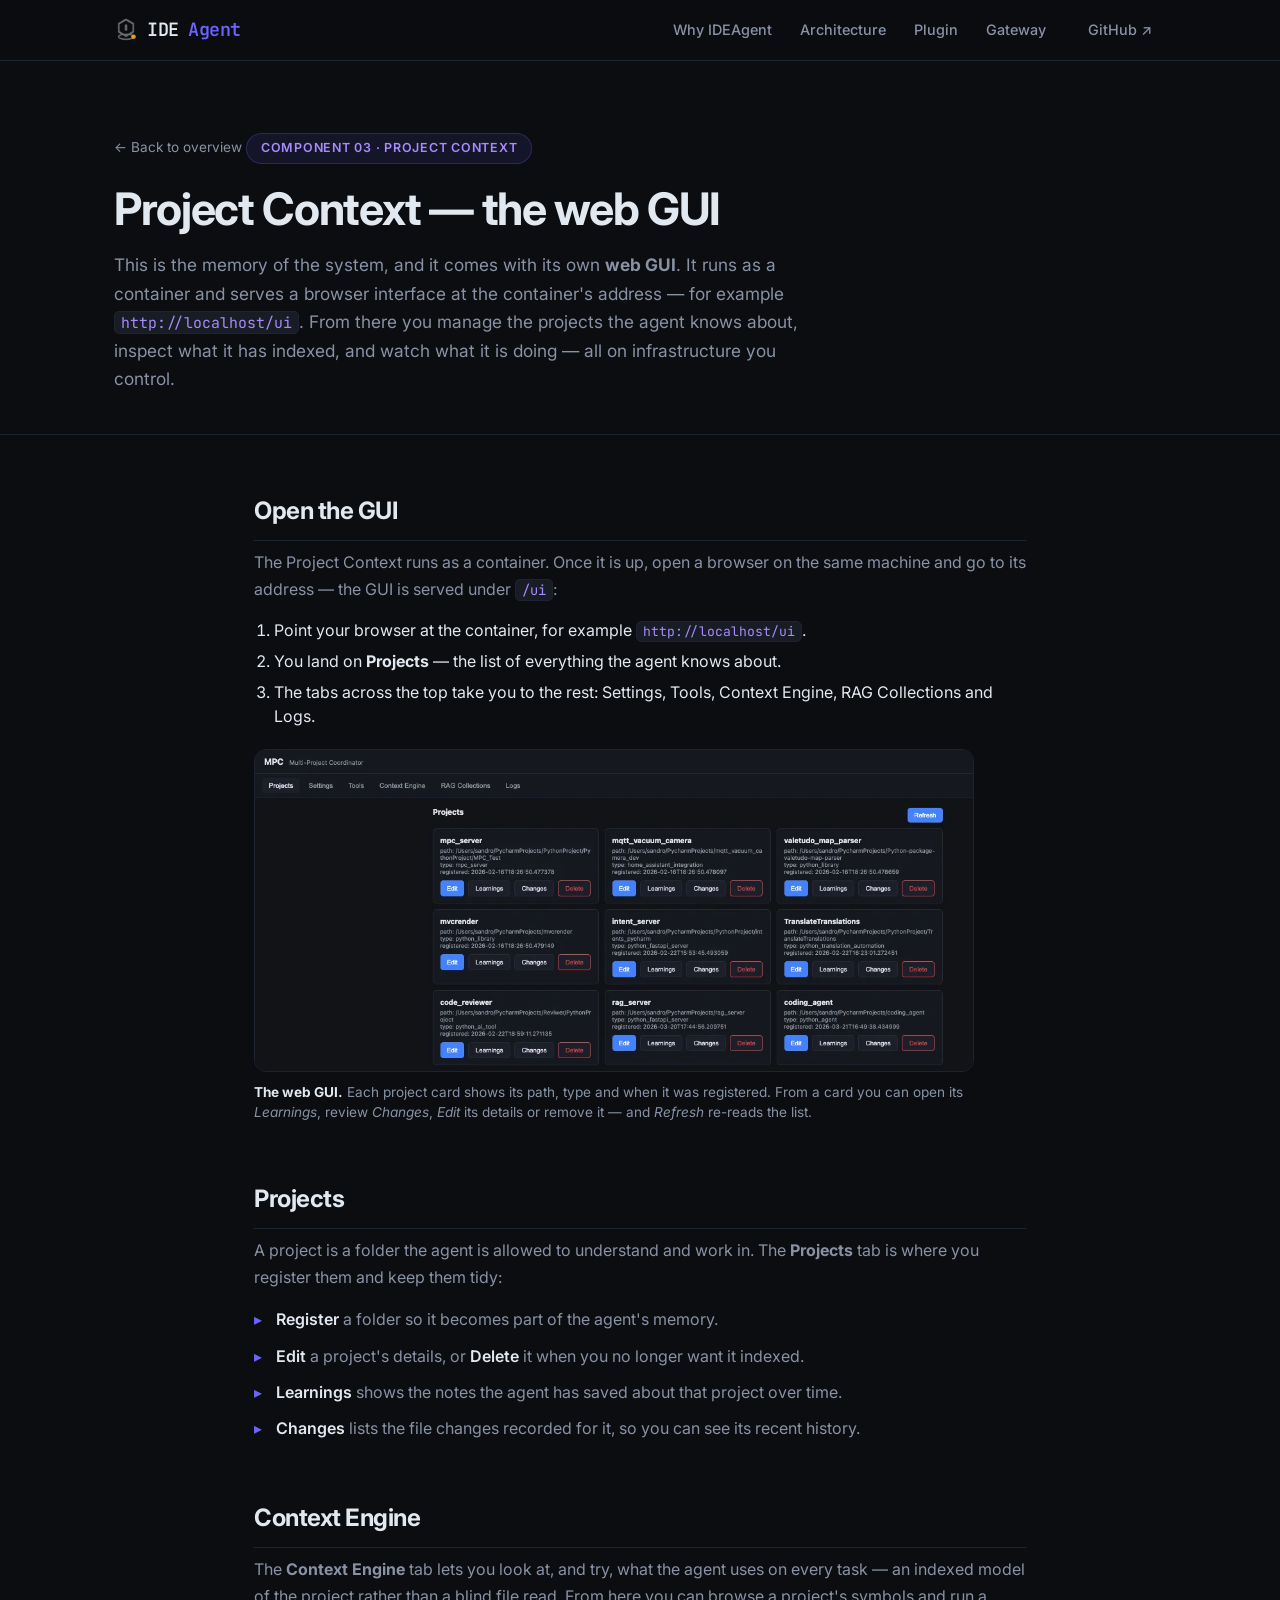
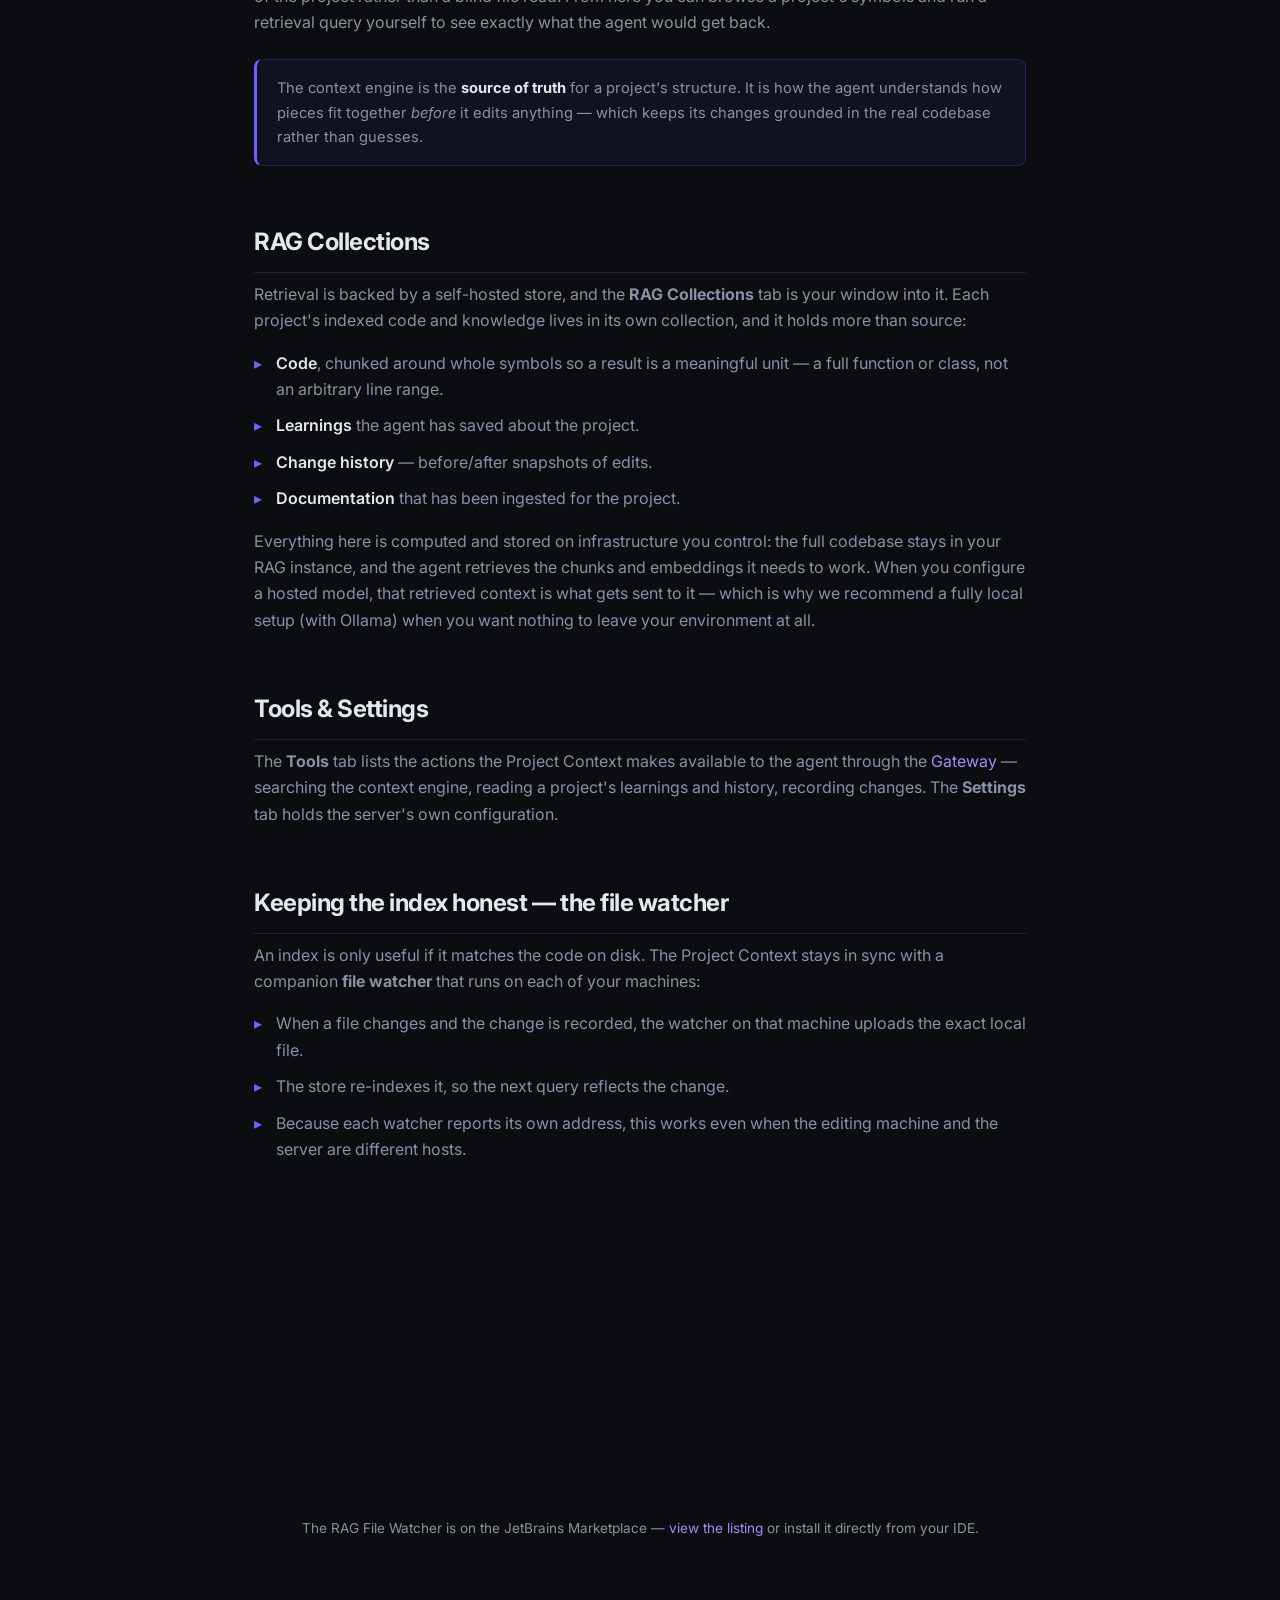
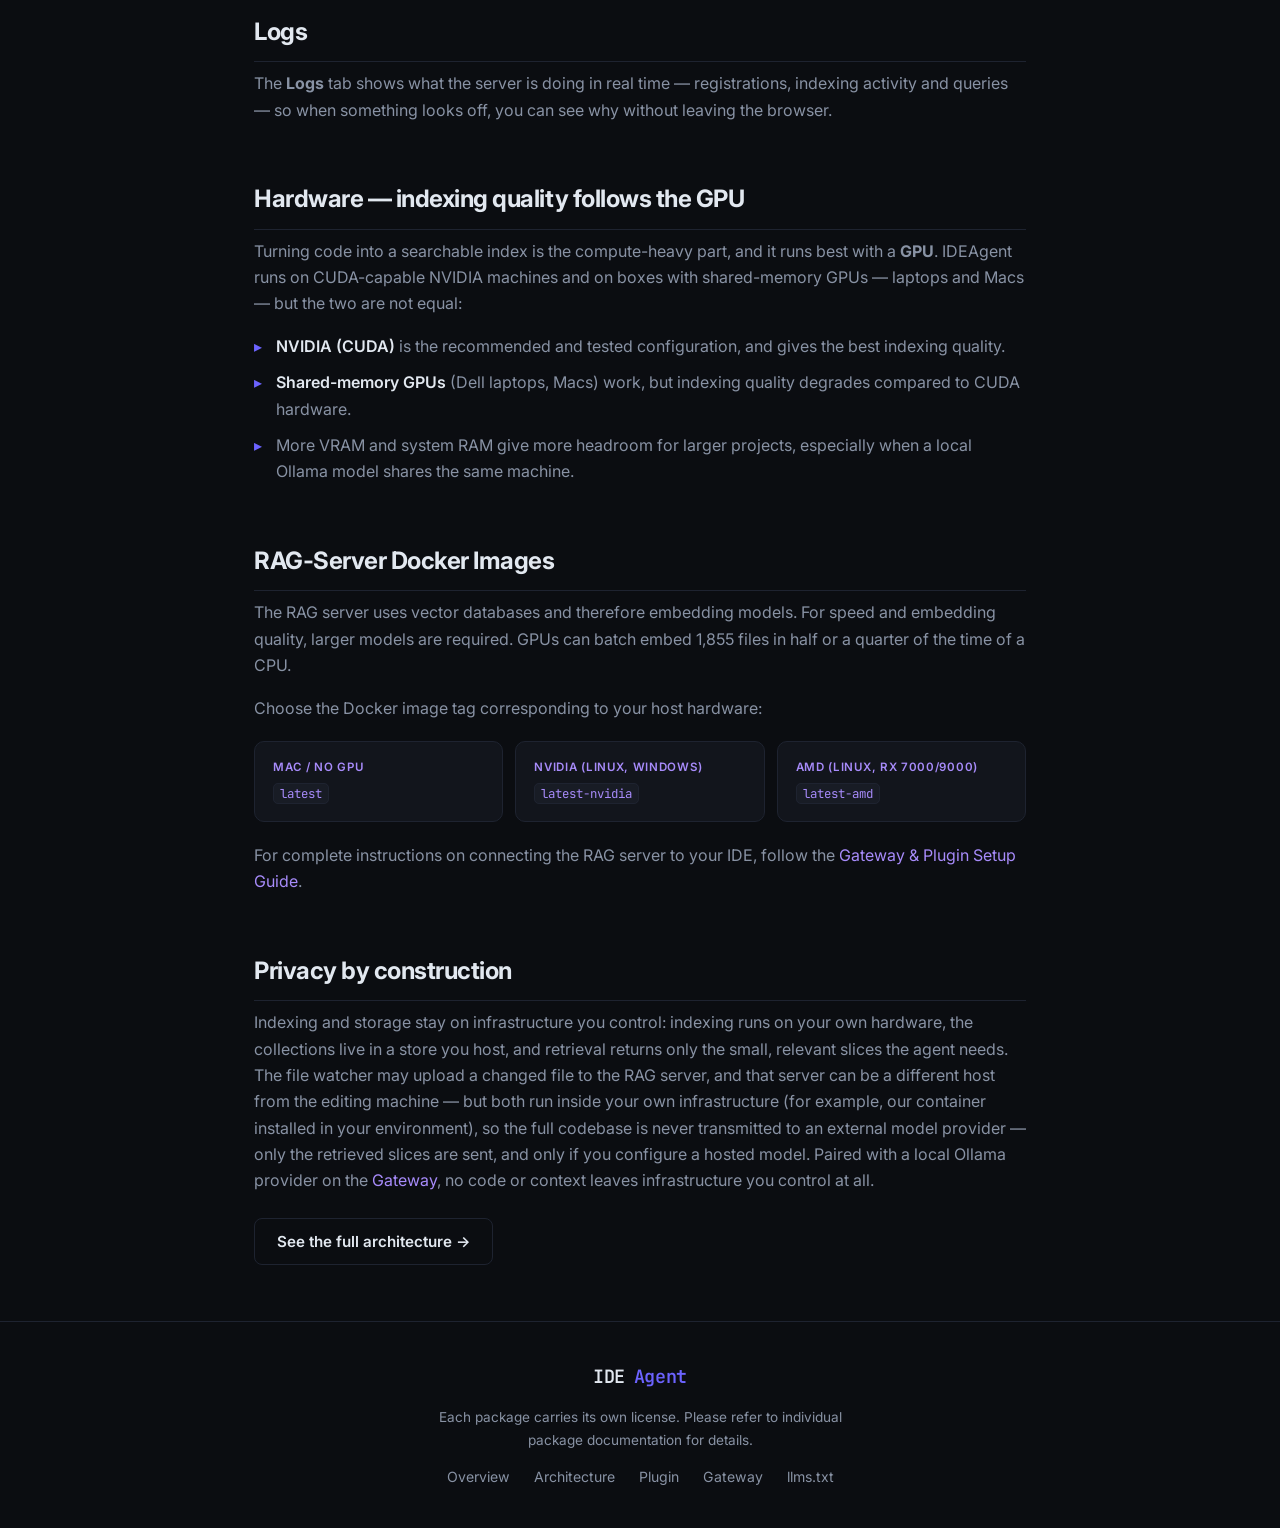
<file: mcp.html>
<!DOCTYPE html>
<html lang="en">
<head>
  <meta charset="UTF-8" />
  <meta name="viewport" content="width=device-width, initial-scale=1.0" />
  <title>Project Context — MCP Server, Context Engine &amp; RAG — IDEAgent</title>
  <meta name="description" content="The IDEAgent MCP server ships a local web GUI — open it at the container's address (for example http://localhost/ui) to browse your projects, settings, tools, context engine, RAG collections and logs. Indexing and storage stay on infrastructure you control." />
  <link rel="canonical" href="https://ideagent.github.io/mcp.html" />
  <meta property="og:type" content="website" />
  <meta property="og:site_name" content="IDEAgent" />
  <meta property="og:title" content="Project Context — MCP Server, Context Engine &amp; RAG — IDEAgent" />
  <meta property="og:description" content="The IDEAgent MCP server ships a local web GUI to browse your projects, settings, tools, context engine, RAG collections and logs. Indexing and storage stay on infrastructure you control." />
  <meta property="og:url" content="https://ideagent.github.io/mcp.html" />
  <meta property="og:image" content="https://ideagent.github.io/assets/chat.png" />
  <meta name="twitter:card" content="summary_large_image" />
  <link rel="icon" type="image/x-icon" href="favicon.ico" />
  <link rel="icon" type="image/webp" sizes="32x32" href="assets/ideagent_logo.webp" />
  <link rel="apple-touch-icon" sizes="32x32" href="assets/ideagent_logo.png" />
  <link rel="dns-prefetch" href="https://fonts.googleapis.com" />
  <link rel="dns-prefetch" href="https://fonts.gstatic.com" />
  <link rel="preconnect" href="https://fonts.googleapis.com" />
  <link rel="preconnect" href="https://fonts.gstatic.com" crossorigin />
  <link rel="preload" as="style" href="styles.css" />
  <link rel="stylesheet" href="styles.css" />
  <link rel="preload" as="style" href="https://fonts.googleapis.com/css2?family=Inter:wght@400;500;600;700&family=JetBrains+Mono:wght@400;600&display=swap" />
  <link rel="stylesheet" href="https://fonts.googleapis.com/css2?family=Inter:wght@400;500;600;700&family=JetBrains+Mono:wght@400;600&display=swap" media="print" onload="this.media='all'" />
  <noscript>
    <link rel="stylesheet" href="https://fonts.googleapis.com/css2?family=Inter:wght@400;500;600;700&family=JetBrains+Mono:wght@400;600&display=swap" />
  </noscript>
  <link rel="describedby" href="llms.txt" />
</head>
<body>

  <!-- Nav -->
  <header class="nav">
    <div class="container nav-inner">
      <a href="index.html" class="logo"><img src="assets/ideagent_logo.webp" alt="IDEAgent Logo" class="logo-mark" width="24" height="24" decoding="async" />IDE<span class="logo-accent">Agent</span></a>
            <button class="nav-toggle" aria-expanded="false" aria-controls="main-nav" aria-label="Toggle navigation">
        <span class="nav-toggle-bar"></span>
        <span class="nav-toggle-bar"></span>
        <span class="nav-toggle-bar"></span>
      </button>
      <nav id="main-nav" class="nav-links">
        <a href="index.html#packages">Why IDEAgent</a>
        <a href="architecture.html">Architecture</a>
        <a href="plugin.html">Plugin</a>
        <a href="gateway.html">Gateway</a>
        <a href="https://github.com/ideagent" target="_blank" rel="noopener" class="btn btn-ghost">GitHub ↗</a>
      </nav>
    </div>
  </header>

  <!-- Doc hero -->
  <section class="doc-hero">
    <div class="container">
      <a href="index.html#docs" class="back-link">← Back to overview</a>
      <div class="badge">Component 03 · Project Context</div>
      <h1>Project Context — the web GUI</h1>
      <p class="doc-lede">
        This is the memory of the system, and it comes with its own <strong>web GUI</strong>. It runs as
        a container and serves a browser interface at the container's address — for example
        <code>http://localhost/ui</code>. From there you manage the projects the agent knows about,
        inspect what it has indexed, and watch what it is doing — all on infrastructure you control.
      </p>
    </div>
  </section>

  <!-- Doc body -->
  <section class="doc-body">
    <div class="container">

      <div class="doc-section">
        <h2>Open the GUI</h2>
        <p>
          The Project Context runs as a container. Once it is up, open a browser on the same machine and
          go to its address — the GUI is served under <code>/ui</code>:
        </p>
        <ol class="setup-steps">
          <li>Point your browser at the container, for example <code>http://localhost/ui</code>.</li>
          <li>You land on <strong>Projects</strong> — the list of everything the agent knows about.</li>
          <li>The tabs across the top take you to the rest: Settings, Tools, Context Engine, RAG Collections and Logs.</li>
        </ol>
        <figure class="setup-shot">
          <img width="1119" height="500" src="assets/MCP_WEB_GUI.webp" alt="Project Context web GUI showing the Projects list with registered projects" loading="lazy" decoding="async" />
          <figcaption><strong>The web GUI.</strong> Each project card shows its path, type and when it was registered. From a card you can open its <em>Learnings</em>, review <em>Changes</em>, <em>Edit</em> its details or remove it — and <em>Refresh</em> re-reads the list.</figcaption>
        </figure>
      </div>

      <div class="doc-section">
        <h2>Projects</h2>
        <p>
          A project is a folder the agent is allowed to understand and work in. The <strong>Projects</strong>
          tab is where you register them and keep them tidy:
        </p>
        <ul>
          <li><strong>Register</strong> a folder so it becomes part of the agent's memory.</li>
          <li><strong>Edit</strong> a project's details, or <strong>Delete</strong> it when you no longer want it indexed.</li>
          <li><strong>Learnings</strong> shows the notes the agent has saved about that project over time.</li>
          <li><strong>Changes</strong> lists the file changes recorded for it, so you can see its recent history.</li>
        </ul>
      </div>

      <div class="doc-section">
        <h2>Context Engine</h2>
        <p>
          The <strong>Context Engine</strong> tab lets you look at, and try, what the agent uses on every
          task — an indexed model of the project rather than a blind file read. From here you can browse a
          project's symbols and run a retrieval query yourself to see exactly what the agent would get back.
        </p>
        <div class="callout">
          The context engine is the <strong>source of truth</strong> for a project's structure. It is how
          the agent understands how pieces fit together <em>before</em> it edits anything — which keeps its
          changes grounded in the real codebase rather than guesses.
        </div>
      </div>

      <div class="doc-section">
        <h2>RAG Collections</h2>
        <p>
          Retrieval is backed by a self-hosted store, and the <strong>RAG Collections</strong> tab is your
          window into it. Each project's indexed code and knowledge lives in its own collection, and it
          holds more than source:
        </p>
        <ul>
          <li><strong>Code</strong>, chunked around whole symbols so a result is a meaningful unit — a full function or class, not an arbitrary line range.</li>
          <li><strong>Learnings</strong> the agent has saved about the project.</li>
          <li><strong>Change history</strong> — before/after snapshots of edits.</li>
          <li><strong>Documentation</strong> that has been ingested for the project.</li>
        </ul>
        <p>
          Everything here is computed and stored on infrastructure you control: the full codebase stays in your RAG instance, and the agent retrieves the chunks and embeddings it needs to work. When you configure a hosted model, that retrieved context is what gets sent to it — which is why we recommend a fully local setup (with Ollama) when you want nothing to leave your environment at all.
        </p>
      </div>

      <div class="doc-section">
        <h2>Tools &amp; Settings</h2>
        <p>
          The <strong>Tools</strong> tab lists the actions the Project Context makes available to the agent
          through the <a href="gateway.html">Gateway</a> — searching the context engine, reading a project's
          learnings and history, recording changes. The <strong>Settings</strong> tab holds the
          server's own configuration.
        </p>
      </div>

      <div class="doc-section">
        <h2>Keeping the index honest — the file watcher</h2>
        <p>
          An index is only useful if it matches the code on disk. The Project Context stays in sync with a
          companion <strong>file watcher</strong> that runs on each of your machines:
        </p>
        <ul>
          <li>When a file changes and the change is recorded, the watcher on that machine uploads the exact local file.</li>
          <li>The store re-indexes it, so the next query reflects the change.</li>
          <li>Because each watcher reports its own address, this works even when the editing machine and the server are different hosts.</li>
        </ul>
        <div class="marketplace-embed">
          <iframe width="384px" height="319px" src="https://plugins.jetbrains.com/embeddable/card/34243"></iframe>
          <p class="marketplace-embed-note">
            The RAG File Watcher is on the JetBrains Marketplace —
            <a href="https://plugins.jetbrains.com/plugin/34243" target="_blank" rel="noopener">view the listing</a>
            or install it directly from your IDE.
          </p>
        </div>
      </div>

      <div class="doc-section">
        <h2>Logs</h2>
        <p>
          The <strong>Logs</strong> tab shows what the server is doing in real time — registrations,
          indexing activity and queries — so when something looks off, you can see why without leaving the
          browser.
        </p>
      </div>

      <div class="doc-section">
        <h2>Hardware — indexing quality follows the GPU</h2>
        <p>
          Turning code into a searchable index is the compute-heavy part, and it runs best with a
          <strong>GPU</strong>. IDEAgent runs on CUDA-capable NVIDIA machines and on boxes with shared-memory
          GPUs — laptops and Macs — but the two are not equal:
        </p>
        <ul>
          <li><strong>NVIDIA (CUDA)</strong> is the recommended and tested configuration, and gives the best indexing quality.</li>
          <li><strong>Shared-memory GPUs</strong> (Dell laptops, Macs) work, but indexing quality degrades compared to CUDA hardware.</li>
          <li>More VRAM and system RAM give more headroom for larger projects, especially when a local Ollama model shares the same machine.</li>
        </ul>
      </div>

      <div class="doc-section">
        <h2>RAG-Server Docker Images</h2>
        <p>
          The RAG server uses vector databases and therefore embedding models.
          For speed and embedding quality, larger models are required. GPUs can batch embed 1,855 files in half or a quarter of the time of a CPU.
        </p>
        <p>
          Choose the Docker image tag corresponding to your host hardware:
        </p>
        <div class="spec-list">
          <div class="spec-item">
            <div class="spec-k">Mac / no GPU</div>
            <div class="spec-v"><code>latest</code></div>
          </div>
          <div class="spec-item">
            <div class="spec-k">NVIDIA (Linux, Windows)</div>
            <div class="spec-v"><code>latest-nvidia</code></div>
          </div>
          <div class="spec-item">
            <div class="spec-k">AMD (Linux, RX 7000/9000)</div>
            <div class="spec-v"><code>latest-amd</code></div>
          </div>
        </div>
        <p>
          For complete instructions on connecting the RAG server to your IDE, follow the
          <a href="gateway_plugin_setup.html">Gateway &amp; Plugin Setup Guide</a>.
        </p>
      </div>

      <div class="doc-section">
        <h2>Privacy by construction</h2>
        <p>
          Indexing and storage stay on infrastructure you control: indexing runs on your own hardware, the
          collections live in a store you host, and retrieval returns only the small, relevant slices the
          agent needs. The file watcher may upload a changed file to the RAG server, and that server can be
          a different host from the editing machine — but both run inside your own infrastructure (for
          example, our container installed in your environment), so the full codebase is never transmitted to an
          external model provider — only the retrieved slices are sent, and only if you configure a hosted
          model. Paired with a local Ollama provider on the
          <a href="gateway.html">Gateway</a>, no code or context leaves infrastructure you control at all.
        </p>
        <p style="margin-top:24px"><a href="architecture.html" class="btn btn-secondary">See the full architecture →</a></p>
      </div>

    </div>
  </section>

  <!-- Footer -->
  <footer class="footer">
    <div class="container footer-inner">
      <a href="index.html" class="logo">IDE<span class="logo-accent">Agent</span></a>
      <p class="footer-note">Each package carries its own license. Please refer to individual package documentation for details.</p>
      <div class="footer-links">
        <a href="index.html">Overview</a>
        <a href="architecture.html">Architecture</a>
        <a href="plugin.html">Plugin</a>
        <a href="gateway.html">Gateway</a>
        <a href="llms.txt">llms.txt</a>
      </div>
    </div>
  </footer>

  <script src="main.js" defer></script>
</body>
</html>
</file>
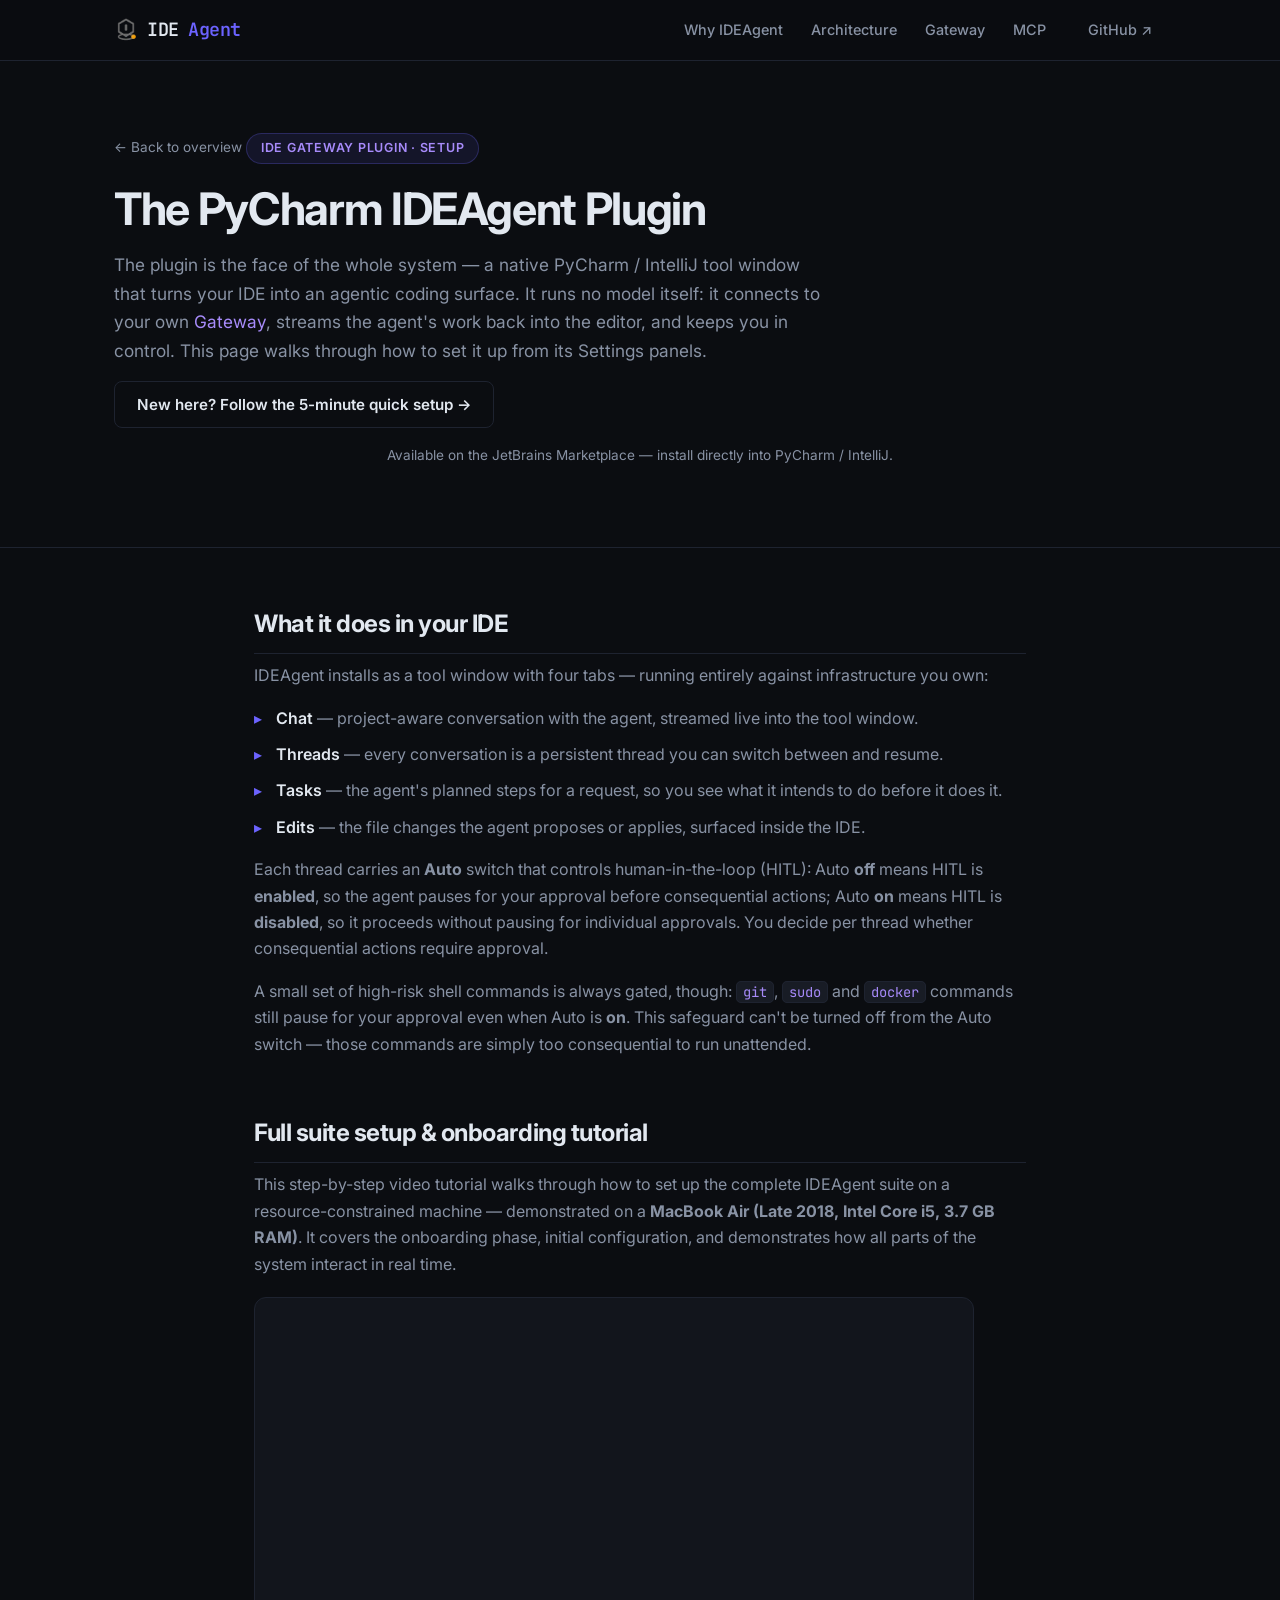
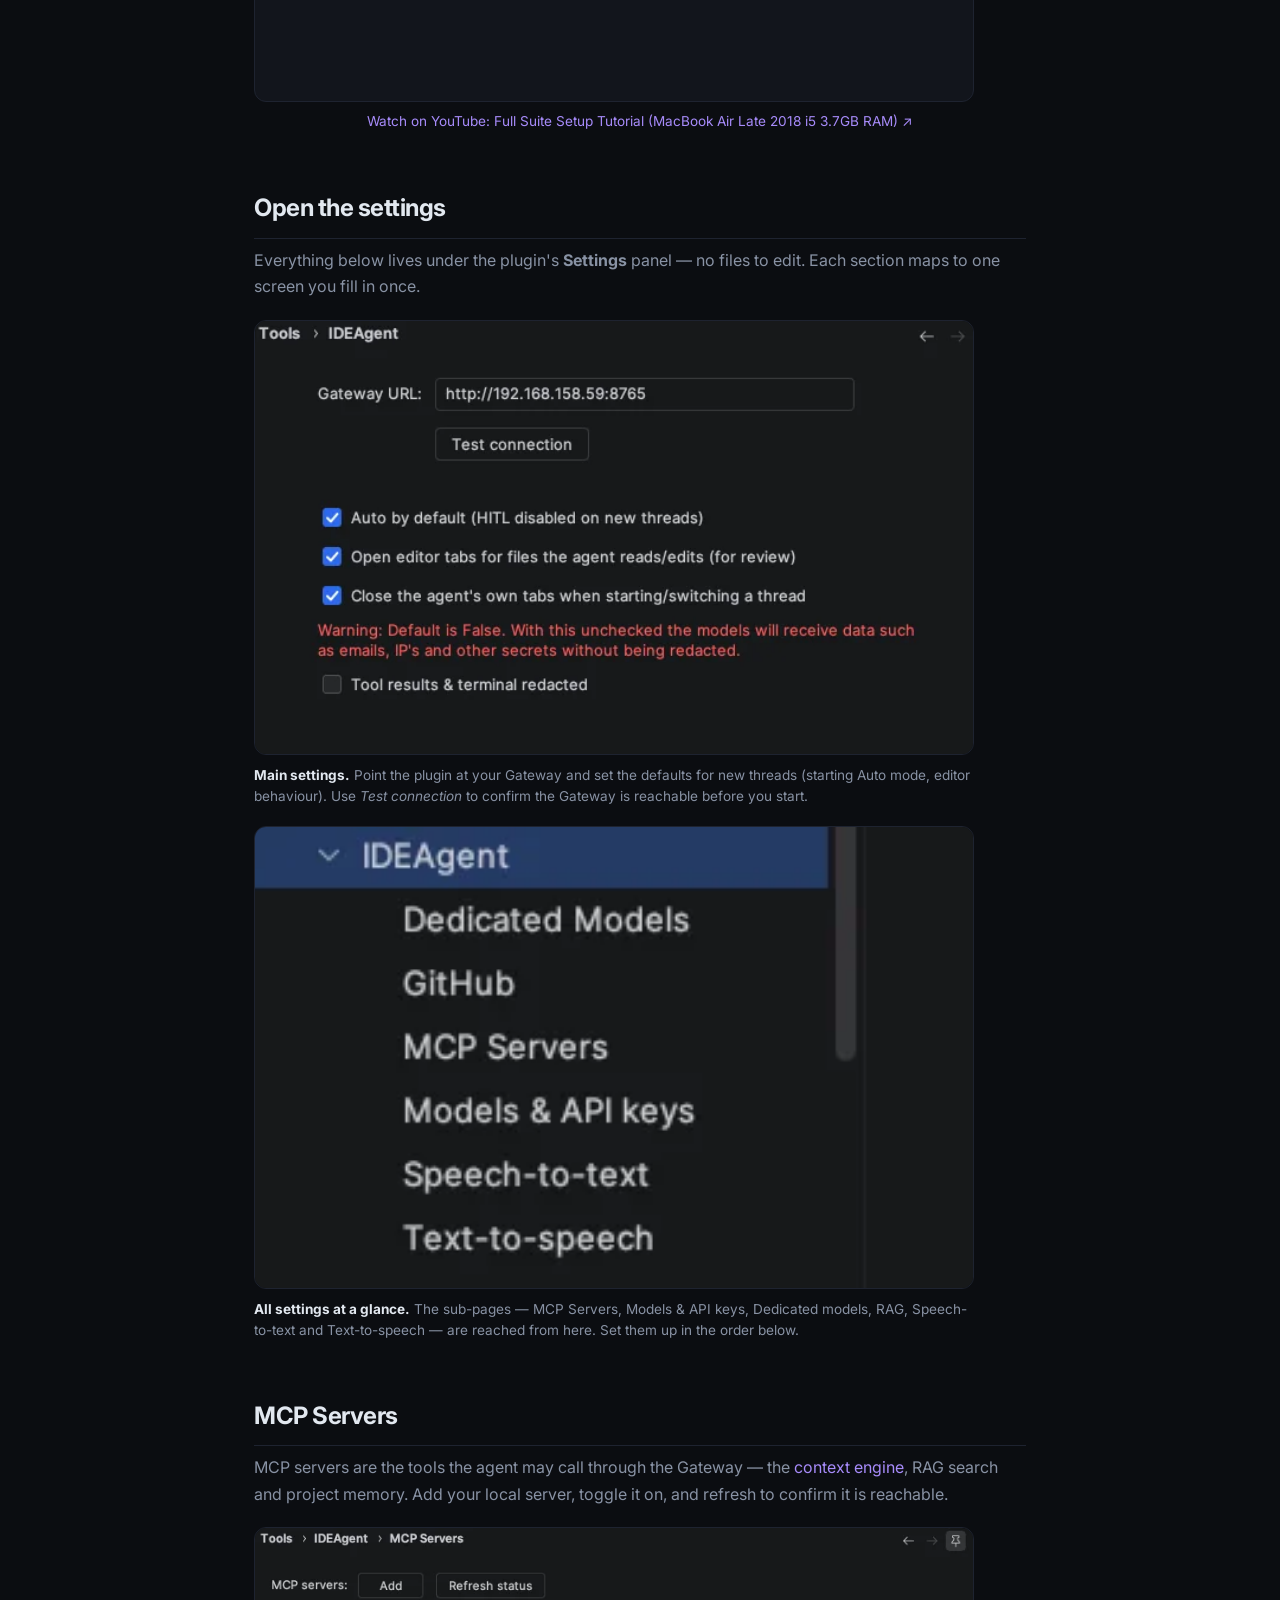
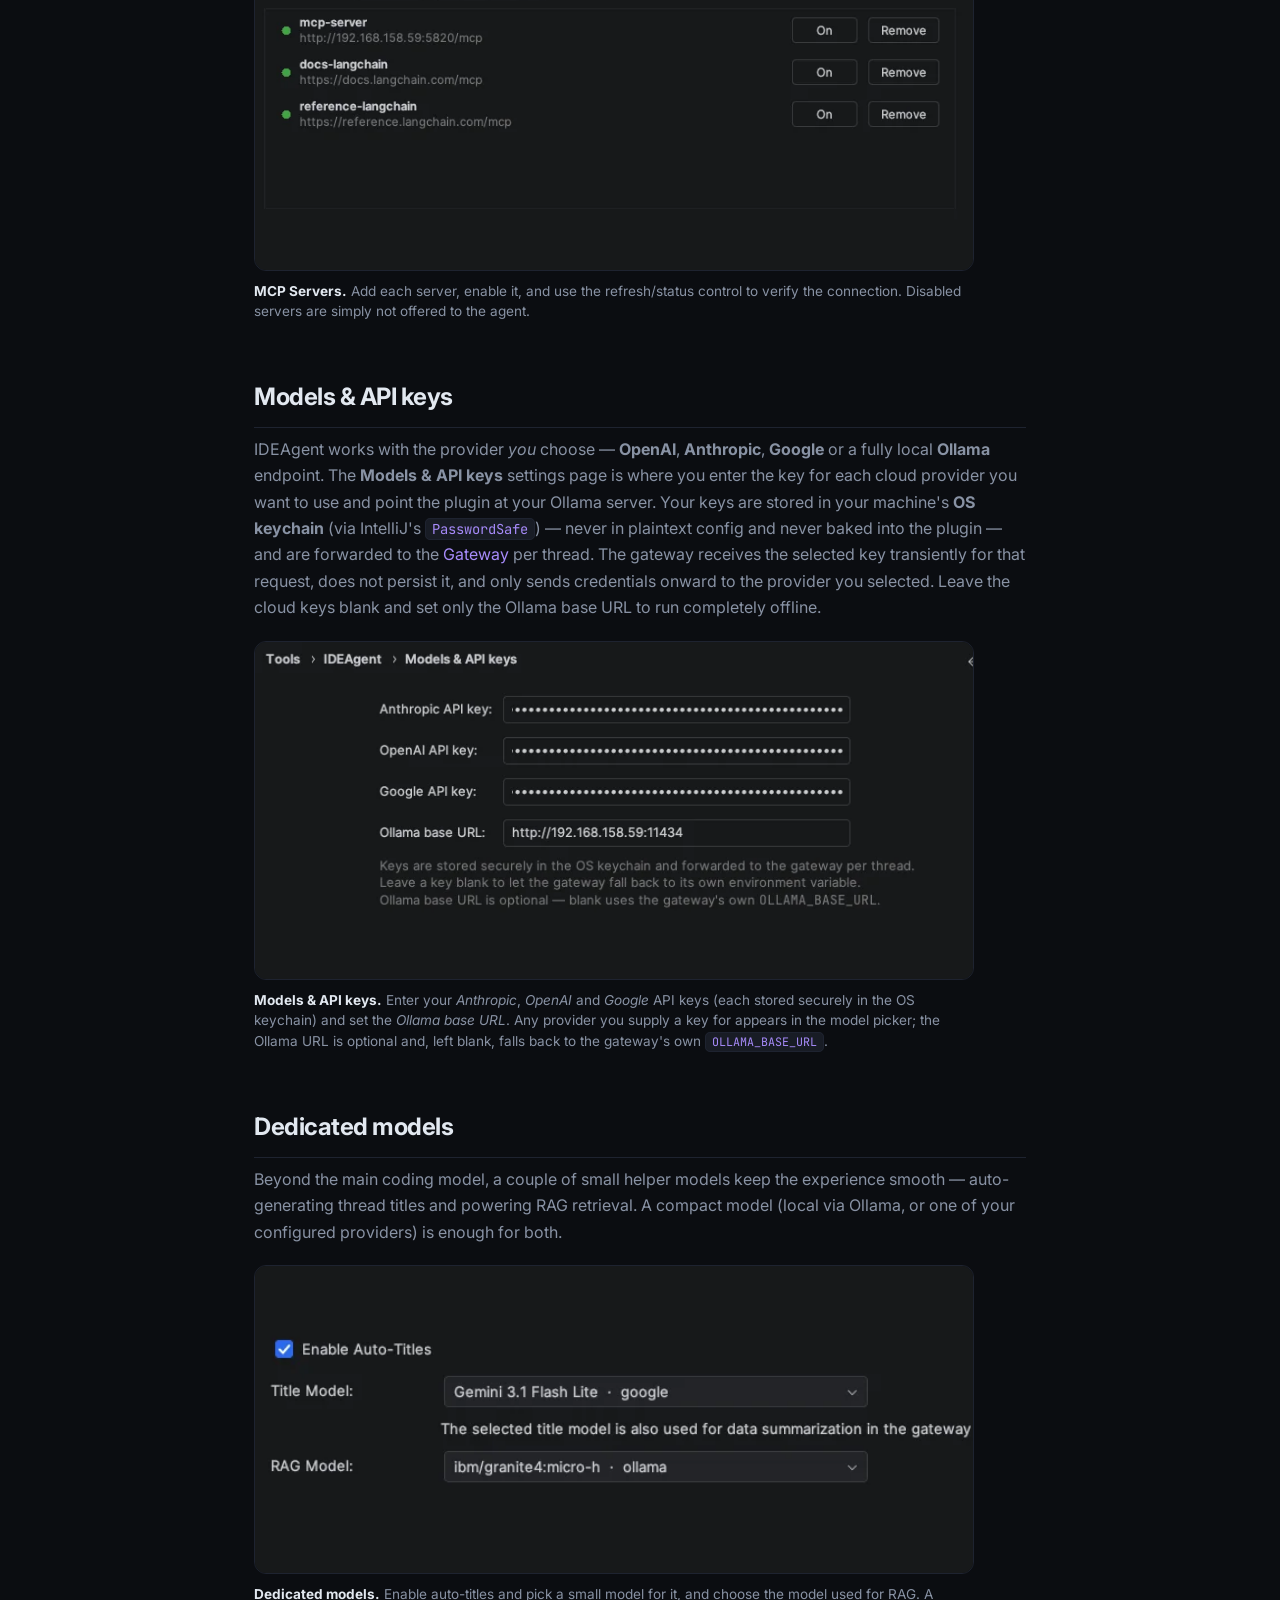
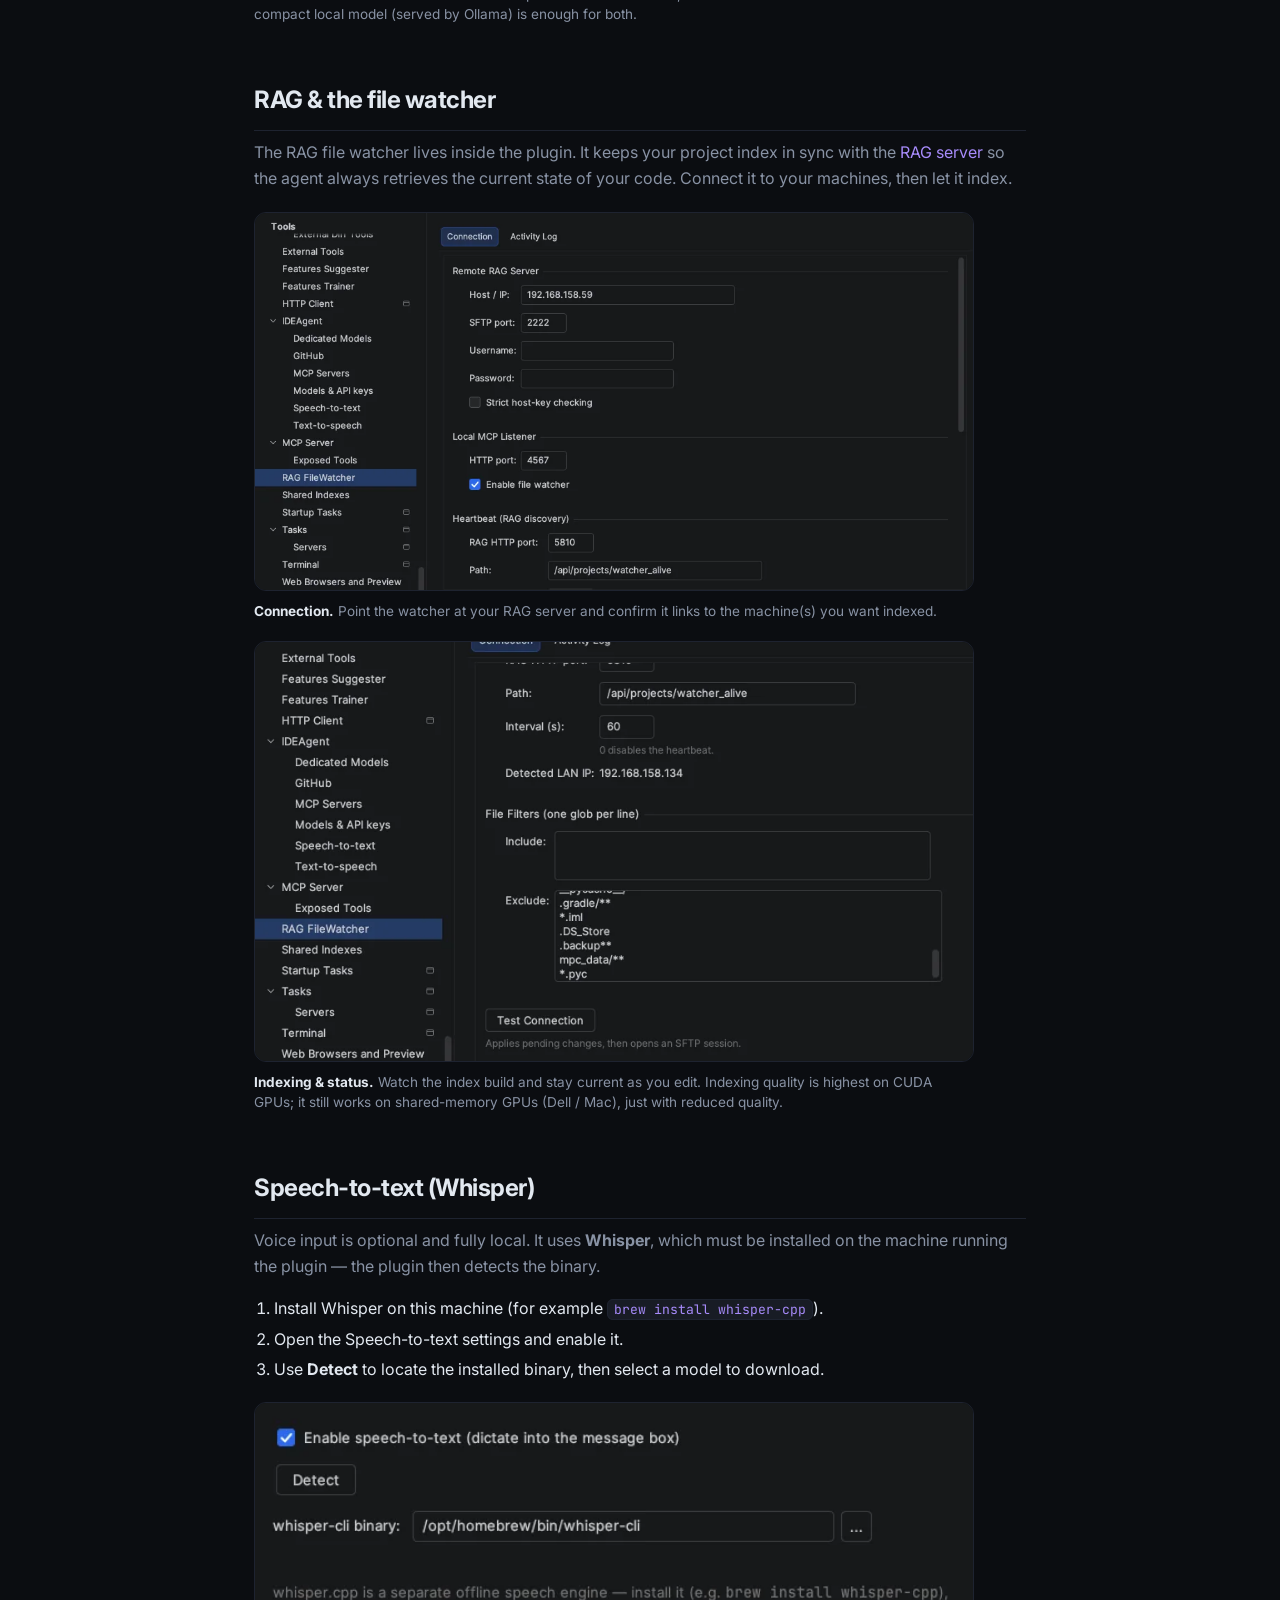
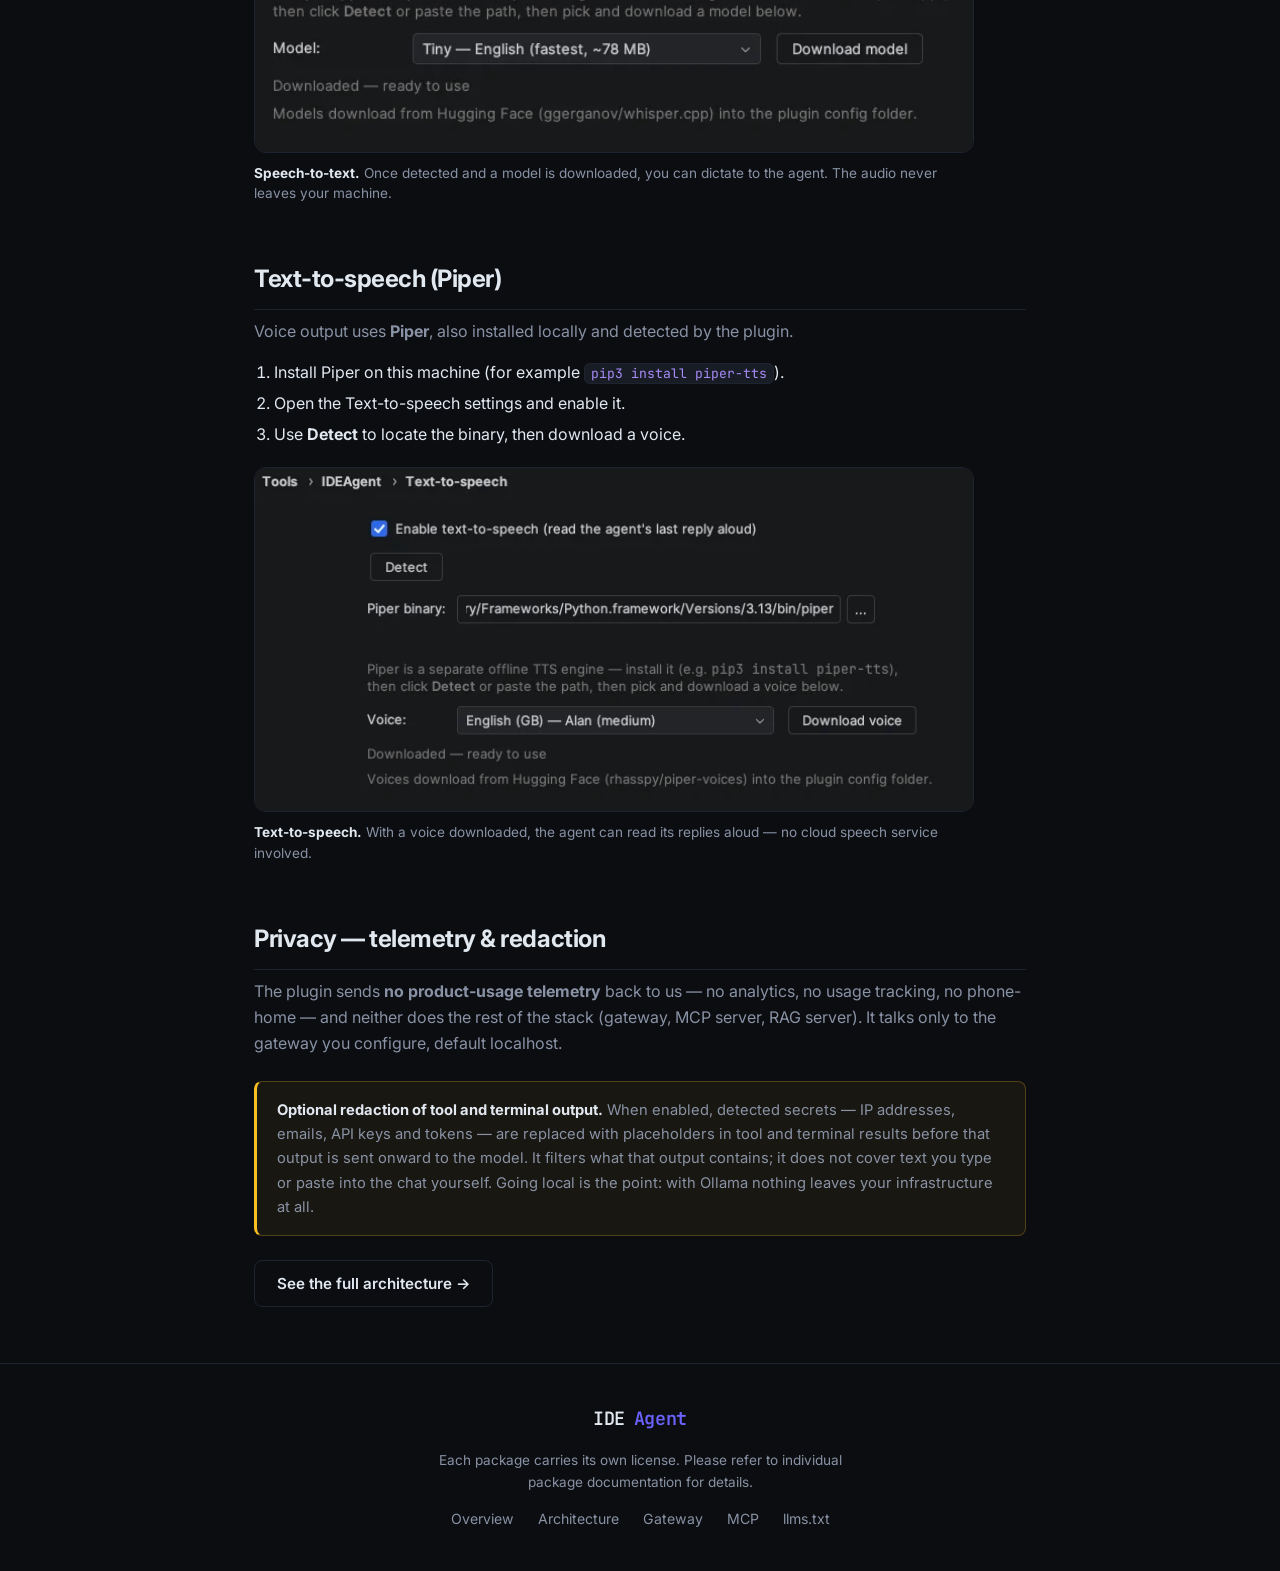
<file: plugin.html>
<!DOCTYPE html>
<html lang="en">
<head>
  <meta charset="UTF-8" />
  <meta name="viewport" content="width=device-width, initial-scale=1.0" />
  <title>PyCharm IDEAgent Plugin — IDEAgent</title>
  <meta name="description" content="Set up the IDEAgent PyCharm plugin: an in-IDE coding agent tool window (Chat / Threads / Tasks / Edits) with your choice of provider (OpenAI, Anthropic, Google or local Ollama), OS-keychain API keys, MCP tools, RAG file watcher, human-in-the-loop, redaction and local voice (Whisper / Piper)." />
  <link rel="canonical" href="https://ideagent.github.io/plugin.html" />
  <meta property="og:type" content="website" />
  <meta property="og:site_name" content="IDEAgent" />
  <meta property="og:title" content="PyCharm IDEAgent Plugin — IDEAgent" />
  <meta property="og:description" content="An in-IDE coding agent for PyCharm with your choice of provider (OpenAI, Anthropic, Google or local Ollama), OS-keychain API keys, MCP tools, RAG file watcher, human-in-the-loop, redaction and local voice." />
  <meta property="og:url" content="https://ideagent.github.io/plugin.html" />
  <meta property="og:image" content="https://ideagent.github.io/assets/chat.png" />
  <meta name="twitter:card" content="summary_large_image" />
  <link rel="icon" type="image/x-icon" href="favicon.ico" />
  <link rel="icon" type="image/webp" sizes="32x32" href="assets/ideagent_logo.webp" />
  <link rel="apple-touch-icon" sizes="32x32" href="assets/ideagent_logo.png" />
  <link rel="dns-prefetch" href="https://fonts.googleapis.com" />
  <link rel="dns-prefetch" href="https://fonts.gstatic.com" />
  <link rel="dns-prefetch" href="https://plugins.jetbrains.com" />
  <link rel="preconnect" href="https://fonts.googleapis.com" />
  <link rel="preconnect" href="https://fonts.gstatic.com" crossorigin />
  <link rel="preconnect" href="https://plugins.jetbrains.com" crossorigin />
  <link rel="preload" as="style" href="styles.css" />
  <link rel="stylesheet" href="styles.css" />
  <link rel="preload" as="style" href="https://fonts.googleapis.com/css2?family=Inter:wght@400;500;600;700&family=JetBrains+Mono:wght@400;600&display=swap" />
  <link rel="stylesheet" href="https://fonts.googleapis.com/css2?family=Inter:wght@400;500;600;700&family=JetBrains+Mono:wght@400;600&display=swap" media="print" onload="this.media='all'" />
  <noscript>
    <link rel="stylesheet" href="https://fonts.googleapis.com/css2?family=Inter:wght@400;500;600;700&family=JetBrains+Mono:wght@400;600&display=swap" />
  </noscript>
  <link rel="describedby" href="llms.txt" />
</head>
<body>

  <!-- Nav -->
  <header class="nav">
    <div class="container nav-inner">
      <a href="index.html" class="logo"><img src="assets/ideagent_logo.webp" alt="IDEAgent Logo" class="logo-mark" width="24" height="24" decoding="async" />IDE<span class="logo-accent">Agent</span></a>
            <button class="nav-toggle" aria-expanded="false" aria-controls="main-nav" aria-label="Toggle navigation">
        <span class="nav-toggle-bar"></span>
        <span class="nav-toggle-bar"></span>
        <span class="nav-toggle-bar"></span>
      </button>
      <nav id="main-nav" class="nav-links">
        <a href="index.html#packages">Why IDEAgent</a>
        <a href="architecture.html">Architecture</a>
        <a href="gateway.html">Gateway</a>
        <a href="mcp.html">MCP</a>
        <a href="https://github.com/ideagent" target="_blank" rel="noopener" class="btn btn-ghost">GitHub ↗</a>
      </nav>
    </div>
  </header>

  <!-- Doc hero -->
  <section class="doc-hero">
    <div class="container">
      <a href="index.html#docs" class="back-link">← Back to overview</a>
      <div class="badge">IDE Gateway Plugin · Setup</div>
      <h1>The PyCharm IDEAgent Plugin</h1>
      <p class="doc-lede">
        The plugin is the face of the whole system — a native PyCharm / IntelliJ tool window that
        turns your IDE into an agentic coding surface. It runs no model itself: it connects to your
        own <a href="gateway.html">Gateway</a>, streams the agent's work back into the editor, and
        keeps you in control. This page walks through how to set it up from its Settings panels.
      </p>
      <p style="margin-top:16px">
        <a href="gateway_plugin_setup.html" class="btn btn-secondary">New here? Follow the 5-minute quick setup →</a>
      </p>
      <div class="marketplace-cards">
        <div id="marketplace-card-ideagent" class="marketplace-card"></div>
        <div id="marketplace-card-rag" class="marketplace-card"></div>
      </div>
      <p class="hero-marketplace-note">Available on the JetBrains Marketplace — install directly into PyCharm / IntelliJ.</p>
    </div>
  </section>

  <!-- Doc body -->
  <section class="doc-body">
    <div class="container">

      <div class="doc-section">
        <h2>What it does in your IDE</h2>
        <p>
          IDEAgent installs as a tool window with four tabs — running entirely against
          infrastructure you own:
        </p>
        <ul>
          <li><strong>Chat</strong> — project-aware conversation with the agent, streamed live into the tool window.</li>
          <li><strong>Threads</strong> — every conversation is a persistent thread you can switch between and resume.</li>
          <li><strong>Tasks</strong> — the agent's planned steps for a request, so you see what it intends to do before it does it.</li>
          <li><strong>Edits</strong> — the file changes the agent proposes or applies, surfaced inside the IDE.</li>
        </ul>
        <p>
          Each thread carries an <strong>Auto</strong> switch that controls human-in-the-loop (HITL):
          Auto <strong>off</strong> means HITL is <strong>enabled</strong>, so the agent pauses for your
          approval before consequential actions; Auto <strong>on</strong> means HITL is
          <strong>disabled</strong>, so it proceeds without pausing for individual approvals. You decide
          per thread whether consequential actions require approval.
        </p>
        <p>
          A small set of high-risk shell commands is always gated, though: <code>git</code>,
          <code>sudo</code> and <code>docker</code> commands still pause for your approval even when Auto
          is <strong>on</strong>. This safeguard can't be turned off from the Auto switch — those
          commands are simply too consequential to run unattended.
        </p>
      </div>

      <div class="doc-section">
        <h2>Full suite setup &amp; onboarding tutorial</h2>
        <p>
          This step-by-step video tutorial walks through how to set up the complete IDEAgent suite on a
          resource-constrained machine — demonstrated on a <strong>MacBook Air (Late 2018, Intel Core i5, 3.7 GB RAM)</strong>.
          It covers the onboarding phase, initial configuration, and demonstrates how all parts of the system interact in real time.
        </p>
        <div class="video-wrapper">
          <iframe
            src="https://www.youtube-nocookie.com/embed/SoAd_3W2c0I?start=11"
            title="IDEAgent full suite setup tutorial on MacBook Air Late 2018 i5"
            allow="accelerometer; autoplay; clipboard-write; encrypted-media; gyroscope; picture-in-picture; web-share"
            allowfullscreen
            loading="lazy">
          </iframe>
        </div>
        <p class="marketplace-embed-note">
          <a href="https://www.youtube.com/watch?v=SoAd_3W2c0I&t=11s" target="_blank" rel="noopener">Watch on YouTube: Full Suite Setup Tutorial (MacBook Air Late 2018 i5 3.7GB RAM) ↗</a>
        </p>
      </div>

      <div class="doc-section">
        <h2>Open the settings</h2>
        <p>
          Everything below lives under the plugin's <strong>Settings</strong> panel — no files to edit.
          Each section maps to one screen you fill in once.
        </p>
        <figure class="setup-shot">
          <img width="606" height="366" src="assets/Plugin_Main_Settings.webp" alt="IDEAgent plugin main settings panel" loading="lazy" decoding="async" />
          <figcaption><strong>Main settings.</strong> Point the plugin at your Gateway and set the defaults for new threads (starting Auto mode, editor behaviour). Use <em>Test connection</em> to confirm the Gateway is reachable before you start.</figcaption>
        </figure>
        <figure class="setup-shot">
          <img width="282" height="181" src="assets/Plugin_all_settings.webp" alt="IDEAgent plugin settings overview with all sub-pages" loading="lazy" decoding="async" />
          <figcaption><strong>All settings at a glance.</strong> The sub-pages — MCP Servers, Models &amp; API keys, Dedicated models, RAG, Speech-to-text and Text-to-speech — are reached from here. Set them up in the order below.</figcaption>
        </figure>
      </div>

      <div class="doc-section">
        <h2>MCP Servers</h2>
        <p>
          MCP servers are the tools the agent may call through the Gateway — the
          <a href="mcp.html">context engine</a>, RAG search and project memory. Add your local
          server, toggle it on, and refresh to confirm it is reachable.
        </p>
        <figure class="setup-shot">
          <img width="789" height="375" src="assets/MCP_Servers.webp" alt="MCP Servers settings page" loading="lazy" decoding="async" />
          <figcaption><strong>MCP Servers.</strong> Add each server, enable it, and use the refresh/status control to verify the connection. Disabled servers are simply not offered to the agent.</figcaption>
        </figure>
      </div>

      <div class="doc-section">
        <h2>Models &amp; API keys</h2>
        <p>
          IDEAgent works with the provider <em>you</em> choose — <strong>OpenAI</strong>,
          <strong>Anthropic</strong>, <strong>Google</strong> or a fully local <strong>Ollama</strong>
          endpoint. The <strong>Models &amp; API keys</strong> settings page is where you enter the key
          for each cloud provider you want to use and point the plugin at your Ollama server. Your keys
          are stored in your machine's <strong>OS keychain</strong> (via IntelliJ's
          <code>PasswordSafe</code>) — never in plaintext config and never baked into the plugin — and
          are forwarded to the <a href="gateway.html">Gateway</a> per thread. The gateway receives the
          selected key transiently for that request, does not persist it, and only sends credentials onward
          to the provider you selected. Leave the cloud keys blank and set only the Ollama base URL to run
          completely offline.
        </p>
        <figure class="setup-shot">
          <img width="732" height="344" src="assets/API_KEYS.webp" alt="Models & API keys settings — Anthropic, OpenAI and Google API key fields plus the Ollama base URL" loading="lazy" decoding="async" />
          <figcaption><strong>Models &amp; API keys.</strong> Enter your <em>Anthropic</em>, <em>OpenAI</em> and <em>Google</em> API keys (each stored securely in the OS keychain) and set the <em>Ollama base URL</em>. Any provider you supply a key for appears in the model picker; the Ollama URL is optional and, left blank, falls back to the gateway's own <code>OLLAMA_BASE_URL</code>.</figcaption>
        </figure>
      </div>

      <div class="doc-section">
        <h2>Dedicated models</h2>
        <p>
          Beyond the main coding model, a couple of small helper models keep the experience smooth —
          auto-generating thread titles and powering RAG retrieval. A compact model (local via Ollama,
          or one of your configured providers) is enough for both.
        </p>
        <figure class="setup-shot">
          <img width="642" height="274" src="assets/Dedicated_Models.webp" alt="Dedicated models settings — auto-titles and RAG model" loading="lazy" decoding="async" />
          <figcaption><strong>Dedicated models.</strong> Enable auto-titles and pick a small model for it, and choose the model used for RAG. A compact local model (served by Ollama) is enough for both.</figcaption>
        </figure>
      </div>

      <div class="doc-section">
        <h2>RAG &amp; the file watcher</h2>
        <p>
          The RAG file watcher lives inside the plugin. It keeps your project index in sync with the
          <a href="mcp.html">RAG server</a> so the agent always retrieves the current state of your code.
          Connect it to your machines, then let it index.
        </p>
        <figure class="setup-shot">
          <img width="1032" height="542" src="assets/RAG_Setting1.webp" alt="RAG file watcher settings — connection" loading="lazy" decoding="async" />
          <figcaption><strong>Connection.</strong> Point the watcher at your RAG server and confirm it links to the machine(s) you want indexed.</figcaption>
        </figure>
        <figure class="setup-shot">
          <img width="863" height="503" src="assets/RAG_Settings2.webp" alt="RAG file watcher settings — indexing and status" loading="lazy" decoding="async" />
          <figcaption><strong>Indexing &amp; status.</strong> Watch the index build and stay current as you edit. Indexing quality is highest on CUDA GPUs; it still works on shared-memory GPUs (Dell / Mac), just with reduced quality.</figcaption>
        </figure>
      </div>

      <div class="doc-section">
        <h2>Speech-to-text (Whisper)</h2>
        <p>
          Voice input is optional and fully local. It uses <strong>Whisper</strong>, which must be
          installed on the machine running the plugin — the plugin then detects the binary.
        </p>
        <ol class="setup-steps">
          <li>Install Whisper on this machine (for example <code>brew install whisper-cpp</code>).</li>
          <li>Open the Speech-to-text settings and enable it.</li>
          <li>Use <strong>Detect</strong> to locate the installed binary, then select a model to download.</li>
        </ol>
        <figure class="setup-shot">
          <img width="647" height="314" src="assets/Speech-to-text.webp" alt="Speech-to-text (Whisper) settings" loading="lazy" decoding="async" />
          <figcaption><strong>Speech-to-text.</strong> Once detected and a model is downloaded, you can dictate to the agent. The audio never leaves your machine.</figcaption>
        </figure>
      </div>

      <div class="doc-section">
        <h2>Text-to-speech (Piper)</h2>
        <p>
          Voice output uses <strong>Piper</strong>, also installed locally and detected by the plugin.
        </p>
        <ol class="setup-steps">
          <li>Install Piper on this machine (for example <code>pip3 install piper-tts</code>).</li>
          <li>Open the Text-to-speech settings and enable it.</li>
          <li>Use <strong>Detect</strong> to locate the binary, then download a voice.</li>
        </ol>
        <figure class="setup-shot">
          <img width="711" height="340" src="assets/Text_to_Speach.webp" alt="Text-to-speech (Piper) settings" loading="lazy" decoding="async" />
          <figcaption><strong>Text-to-speech.</strong> With a voice downloaded, the agent can read its replies aloud — no cloud speech service involved.</figcaption>
        </figure>
      </div>

      <div class="doc-section">
        <h2>Privacy — telemetry &amp; redaction</h2>
        <p>
          The plugin sends <strong>no product-usage telemetry</strong> back to us — no analytics, no
          usage tracking, no phone-home — and neither does the rest of the stack (gateway, MCP
          server, RAG server). It talks only to the gateway you configure, default localhost.
        </p>
        <div class="callout warn">
          <strong>Optional redaction of tool and terminal output.</strong> When enabled, detected
          secrets — IP addresses, emails, API keys and tokens — are replaced with placeholders in
          tool and terminal results before that output is sent onward to the model. It filters what
          that output contains; it does not cover text you type or paste into the chat yourself.
          Going local is the point: with Ollama nothing leaves your infrastructure at all.
        </div>
        <p style="margin-top:24px"><a href="architecture.html" class="btn btn-secondary">See the full architecture →</a></p>
      </div>

    </div>
  </section>

  <!-- Footer -->
  <footer class="footer">
    <div class="container footer-inner">
      <a href="index.html" class="logo">IDE<span class="logo-accent">Agent</span></a>
      <p class="footer-note">Each package carries its own license. Please refer to individual package documentation for details.</p>
      <div class="footer-links">
        <a href="index.html">Overview</a>
        <a href="architecture.html">Architecture</a>
        <a href="gateway.html">Gateway</a>
        <a href="mcp.html">MCP</a>
        <a href="llms.txt">llms.txt</a>
      </div>
    </div>
  </footer>

  <!-- JetBrains Marketplace install widget -->
  <script>
    // JetBrains mp-widget.js has a bug where multiple widgets share a global
    // window message event listener without checking e.source against their own iframe.
    // When both plugins (34241 and 34243) are mounted, the message from the 34243 iframe
    // overwrites the plugin link state for all widgets, causing clicks on the IDEAgent
    // card and button to redirect to RAG File Watcher instead of IDE Agent.
    (function () {
      var IDEAGENT_URL = 'https://plugins.jetbrains.com/plugin/34241-ide-agent';
      var RAG_URL = 'https://plugins.jetbrains.com/plugin/34243-rag-filewatcher';
      var lastClickedUrl = null;

      function updateTarget(e) {
        var cardIde = document.getElementById('marketplace-card-ideagent');
        var cardRag = document.getElementById('marketplace-card-rag');

        if (cardIde && cardIde.contains(e.target)) {
          lastClickedUrl = IDEAGENT_URL;
        } else if (cardRag && cardRag.contains(e.target)) {
          lastClickedUrl = RAG_URL;
        }
      }

      document.addEventListener('pointerdown', updateTarget, true);
      document.addEventListener('mousedown', updateTarget, true);
      document.addEventListener('click', updateTarget, true);
      document.addEventListener('keydown', function (e) {
        if (e.key === 'Enter' || e.key === ' ') {
          updateTarget(e);
        }
      }, true);

      // Intercept window.open calls triggered by the JetBrains widget
      var originalOpen = window.open;
      window.open = function (url, target, features) {
        if (typeof url === 'string' && url.indexOf('plugins.jetbrains.com') !== -1 && lastClickedUrl) {
          url = lastClickedUrl;
        }
        return originalOpen.call(window, url, target, features);
      };

      // Also attach direct capture click listeners on the widget containers so
      // when no local IDE is running (iframe has pointer-events: none),
      // the click immediately opens the correct marketplace link.
      function attachCaptureListeners() {
        function bind(id, url) {
          var el = document.getElementById(id);
          if (!el) return;
          el.addEventListener('click', function (e) {
            e.preventDefault();
            e.stopPropagation();
            e.stopImmediatePropagation();
            originalOpen.call(window, url, '_blank', 'noopener');
          }, true);
        }
        bind('marketplace-card-ideagent', IDEAGENT_URL);
        bind('marketplace-card-rag', RAG_URL);
      }

      if (document.readyState === 'loading') {
        document.addEventListener('DOMContentLoaded', attachCaptureListeners);
      } else {
        attachCaptureListeners();
      }
    })();
  </script>
  <script src="https://plugins.jetbrains.com/assets/scripts/mp-widget.js" defer id="jetbrains-mp-widget"></script>
  <script>
    (function () {
      var initialized = false;
      function initWidget() {
        if (initialized || !window.MarketplaceWidget) return;
        var target1 = document.querySelector("#marketplace-card-ideagent");
        var target2 = document.querySelector("#marketplace-card-rag");
        if (!target1 || !target2) return;
        initialized = true;
        MarketplaceWidget.setupMarketplaceWidget('card', 34241, target1);
        MarketplaceWidget.setupMarketplaceWidget('card', 34243, target2);
      }
      var s = document.getElementById('jetbrains-mp-widget');
      if (s) s.addEventListener('load', initWidget);
      document.addEventListener('DOMContentLoaded', initWidget);
    })();
  </script>

  <script src="main.js" defer></script>
</body>
</html>
</file>
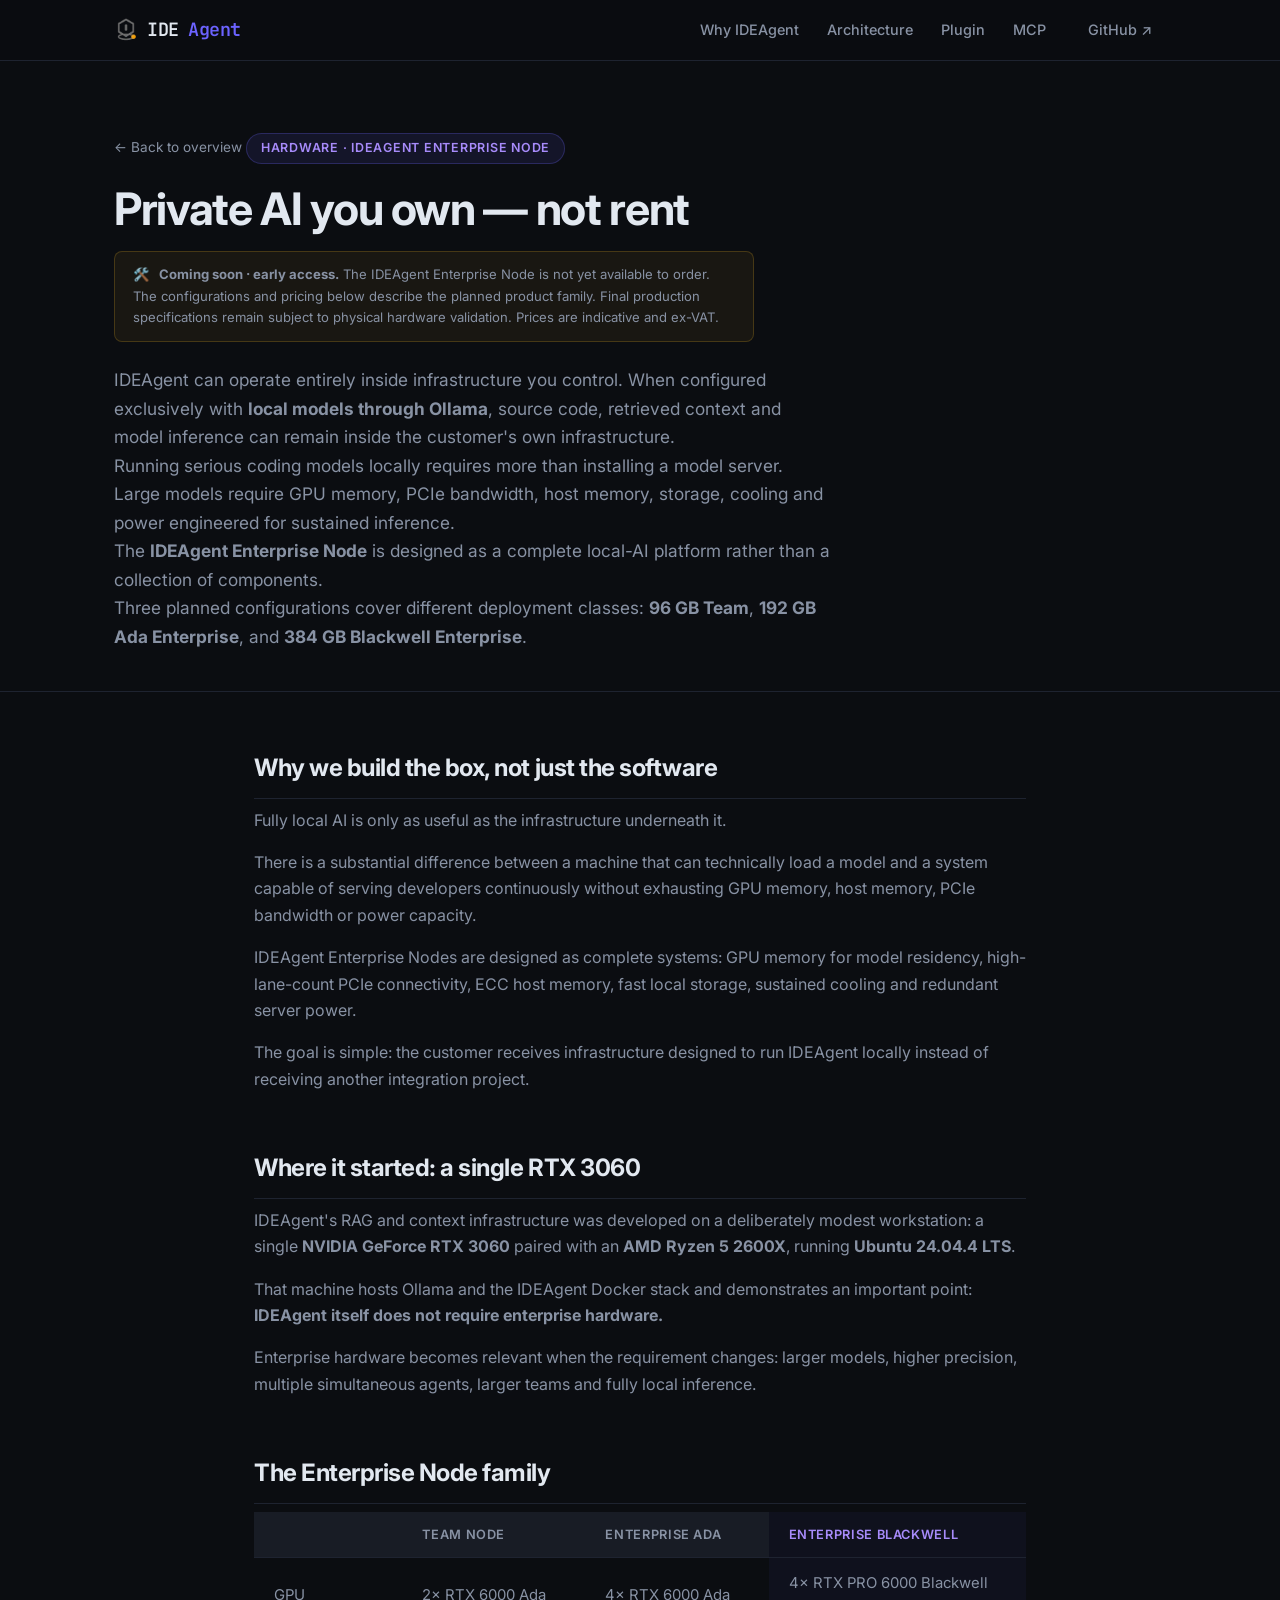
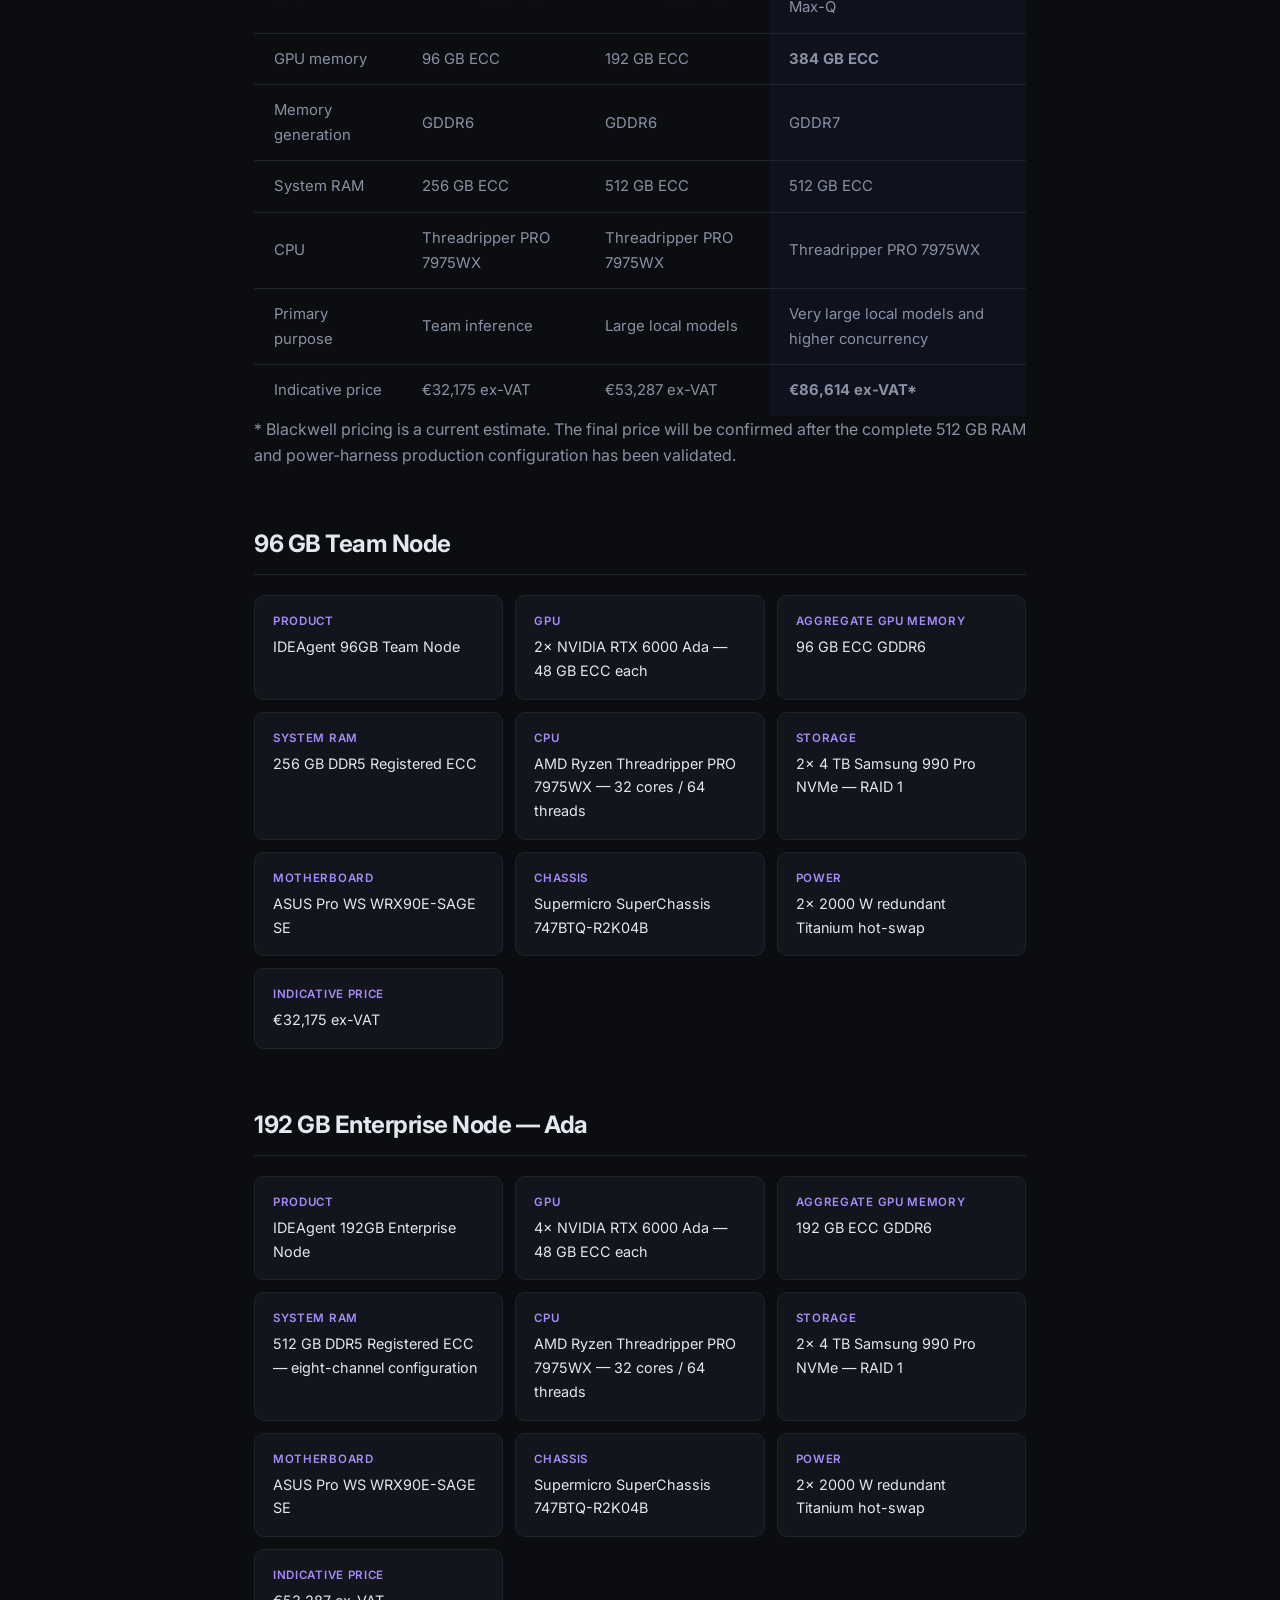
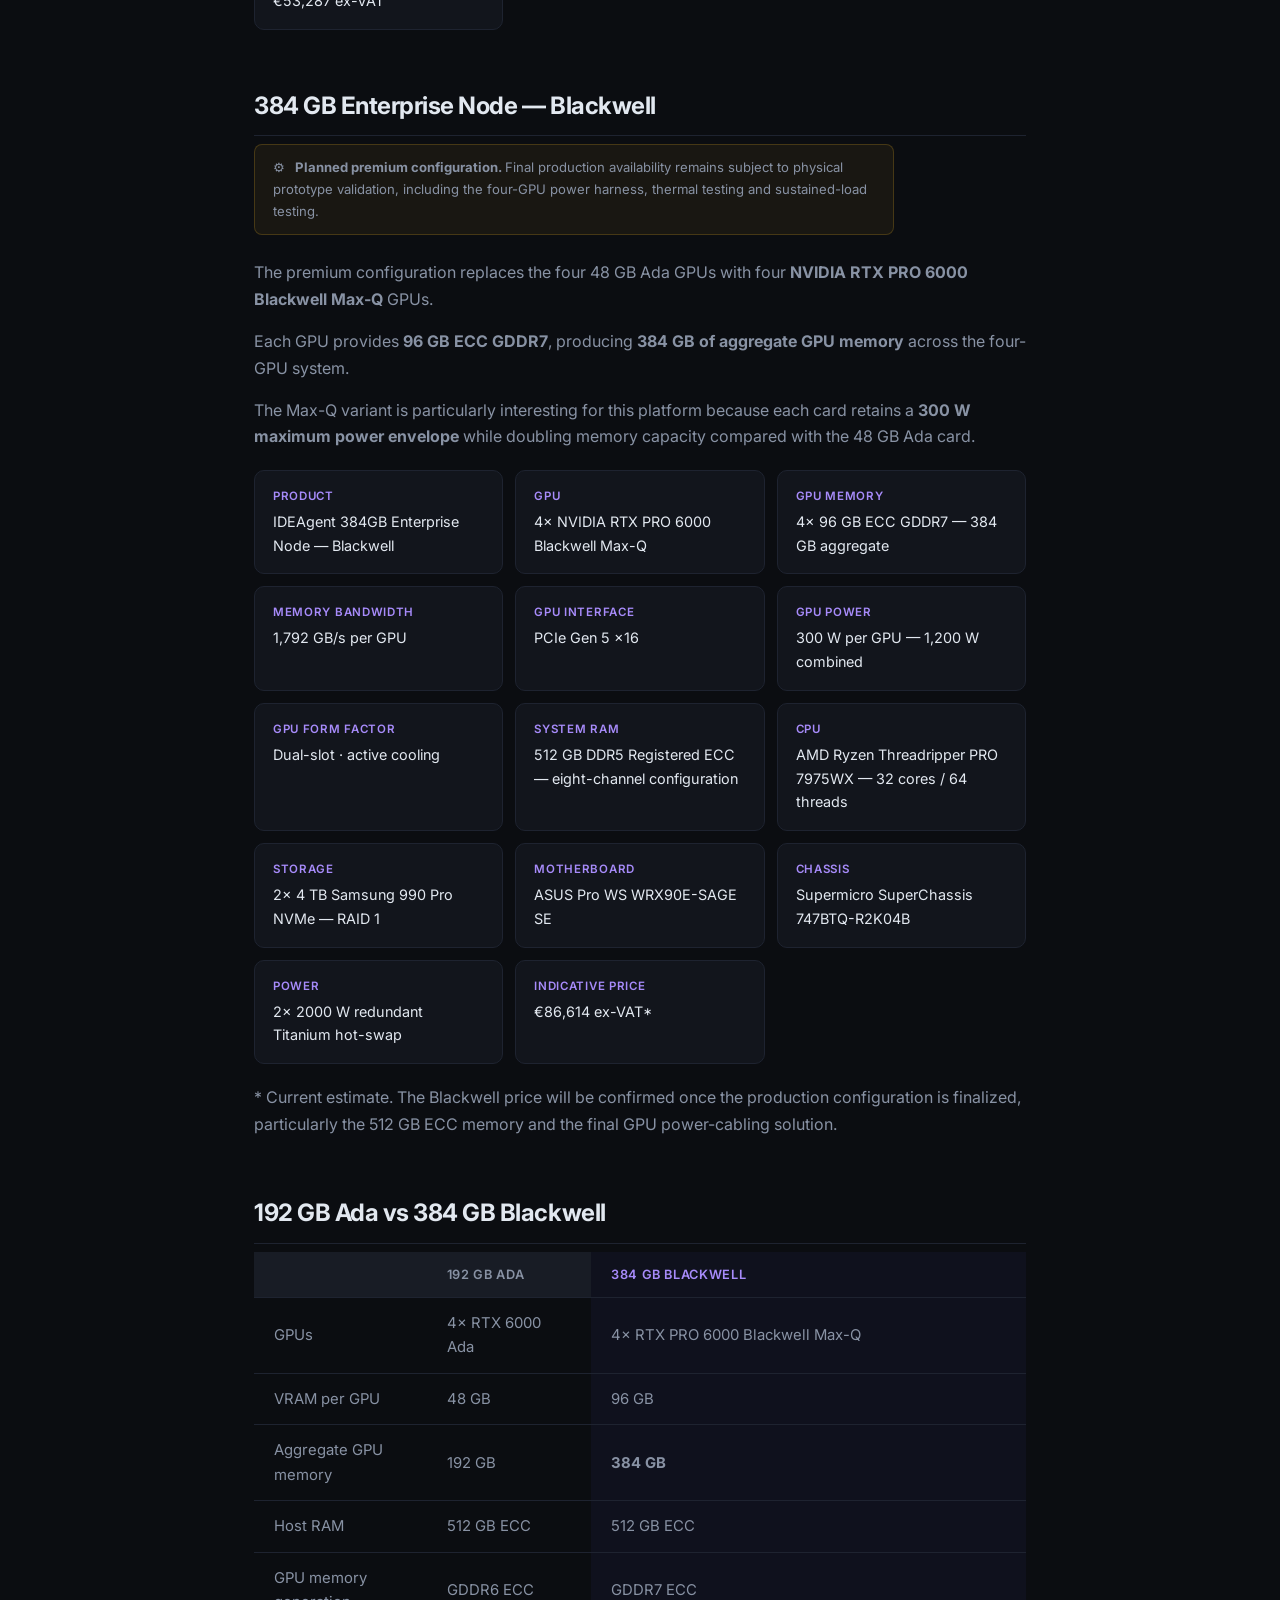
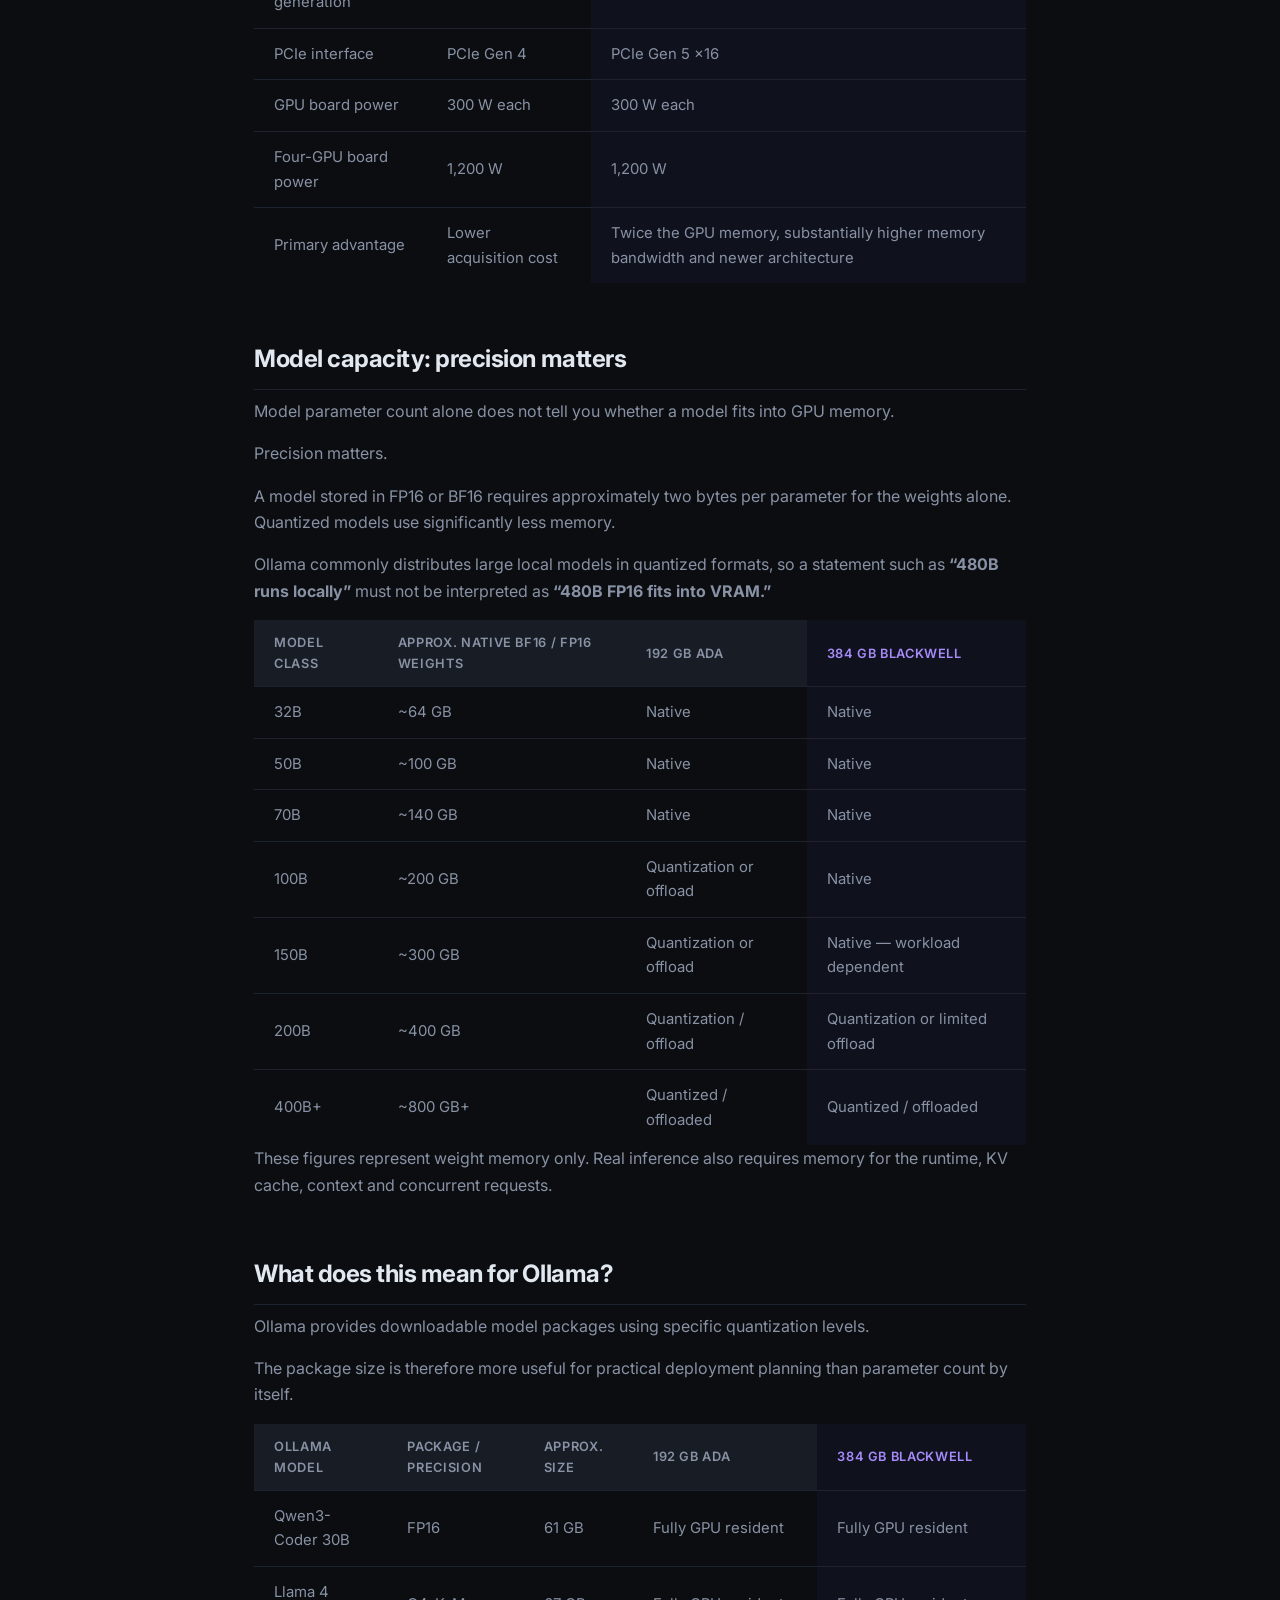
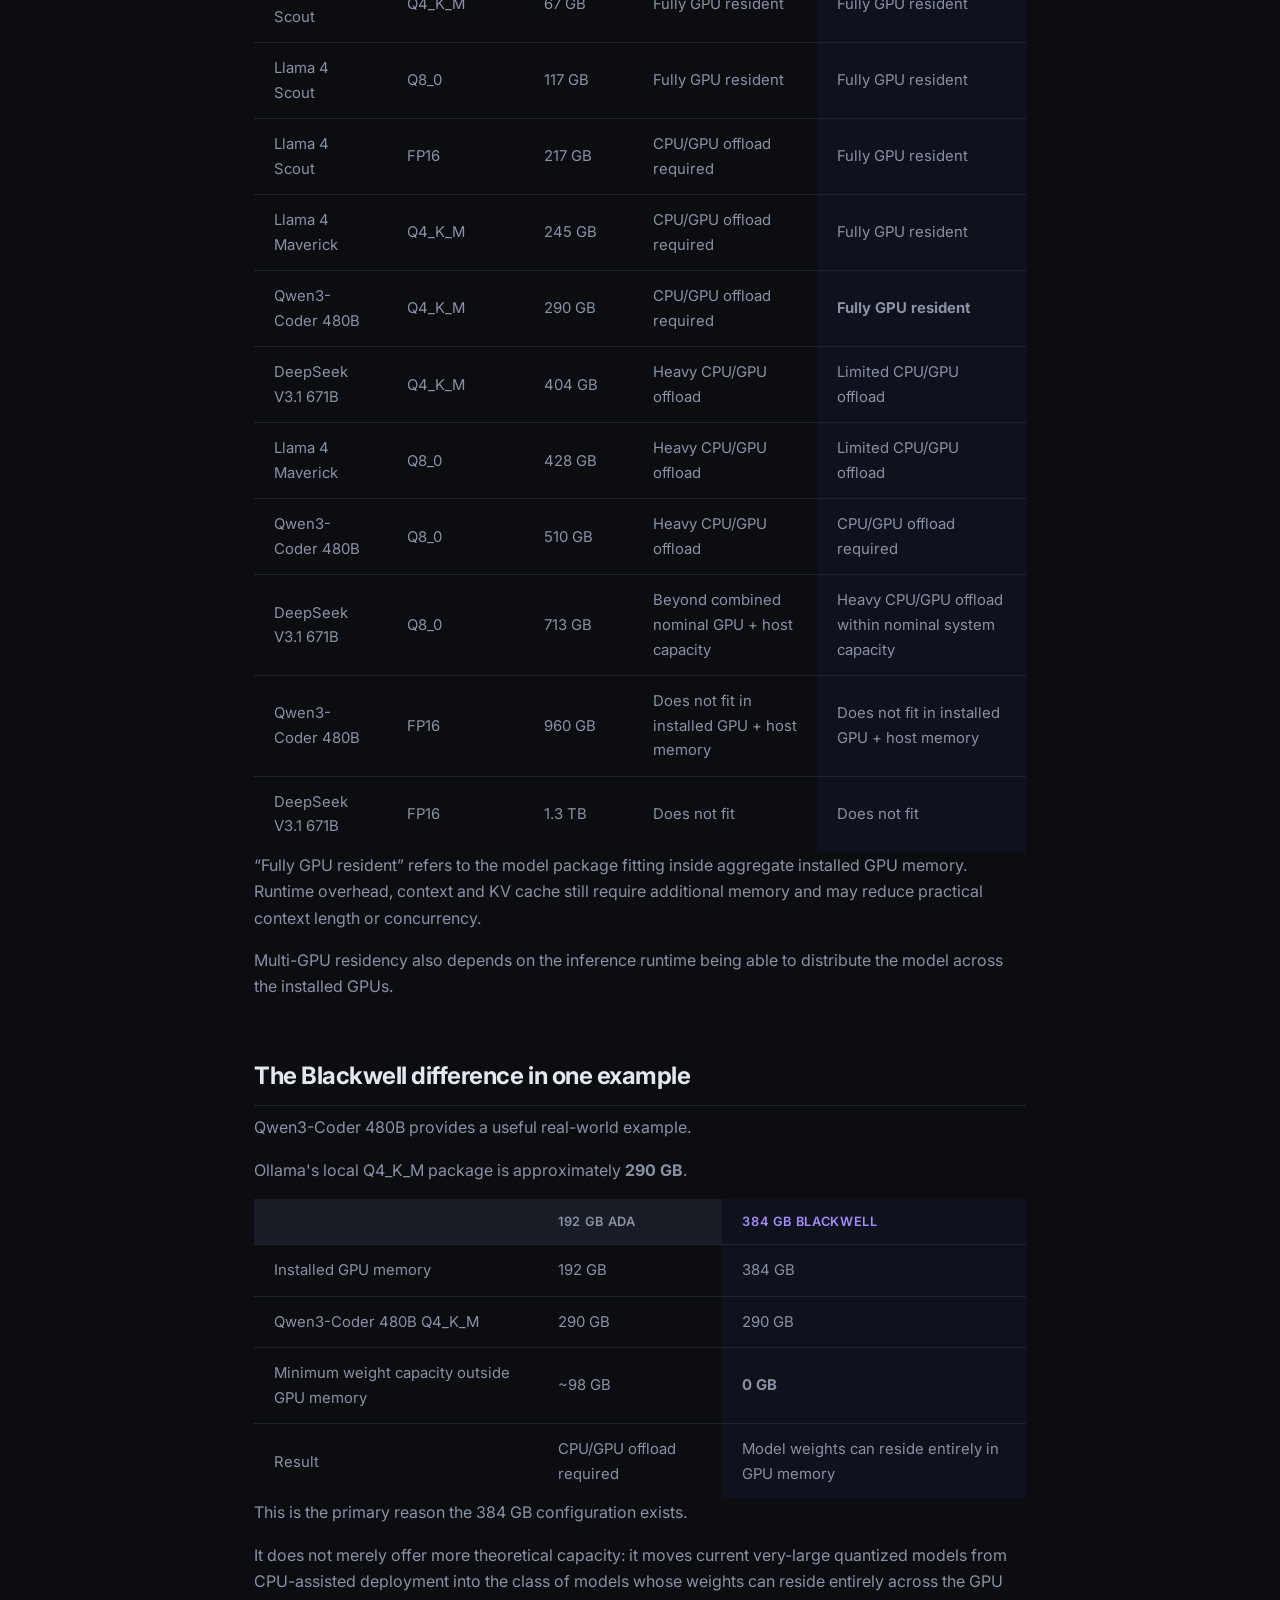
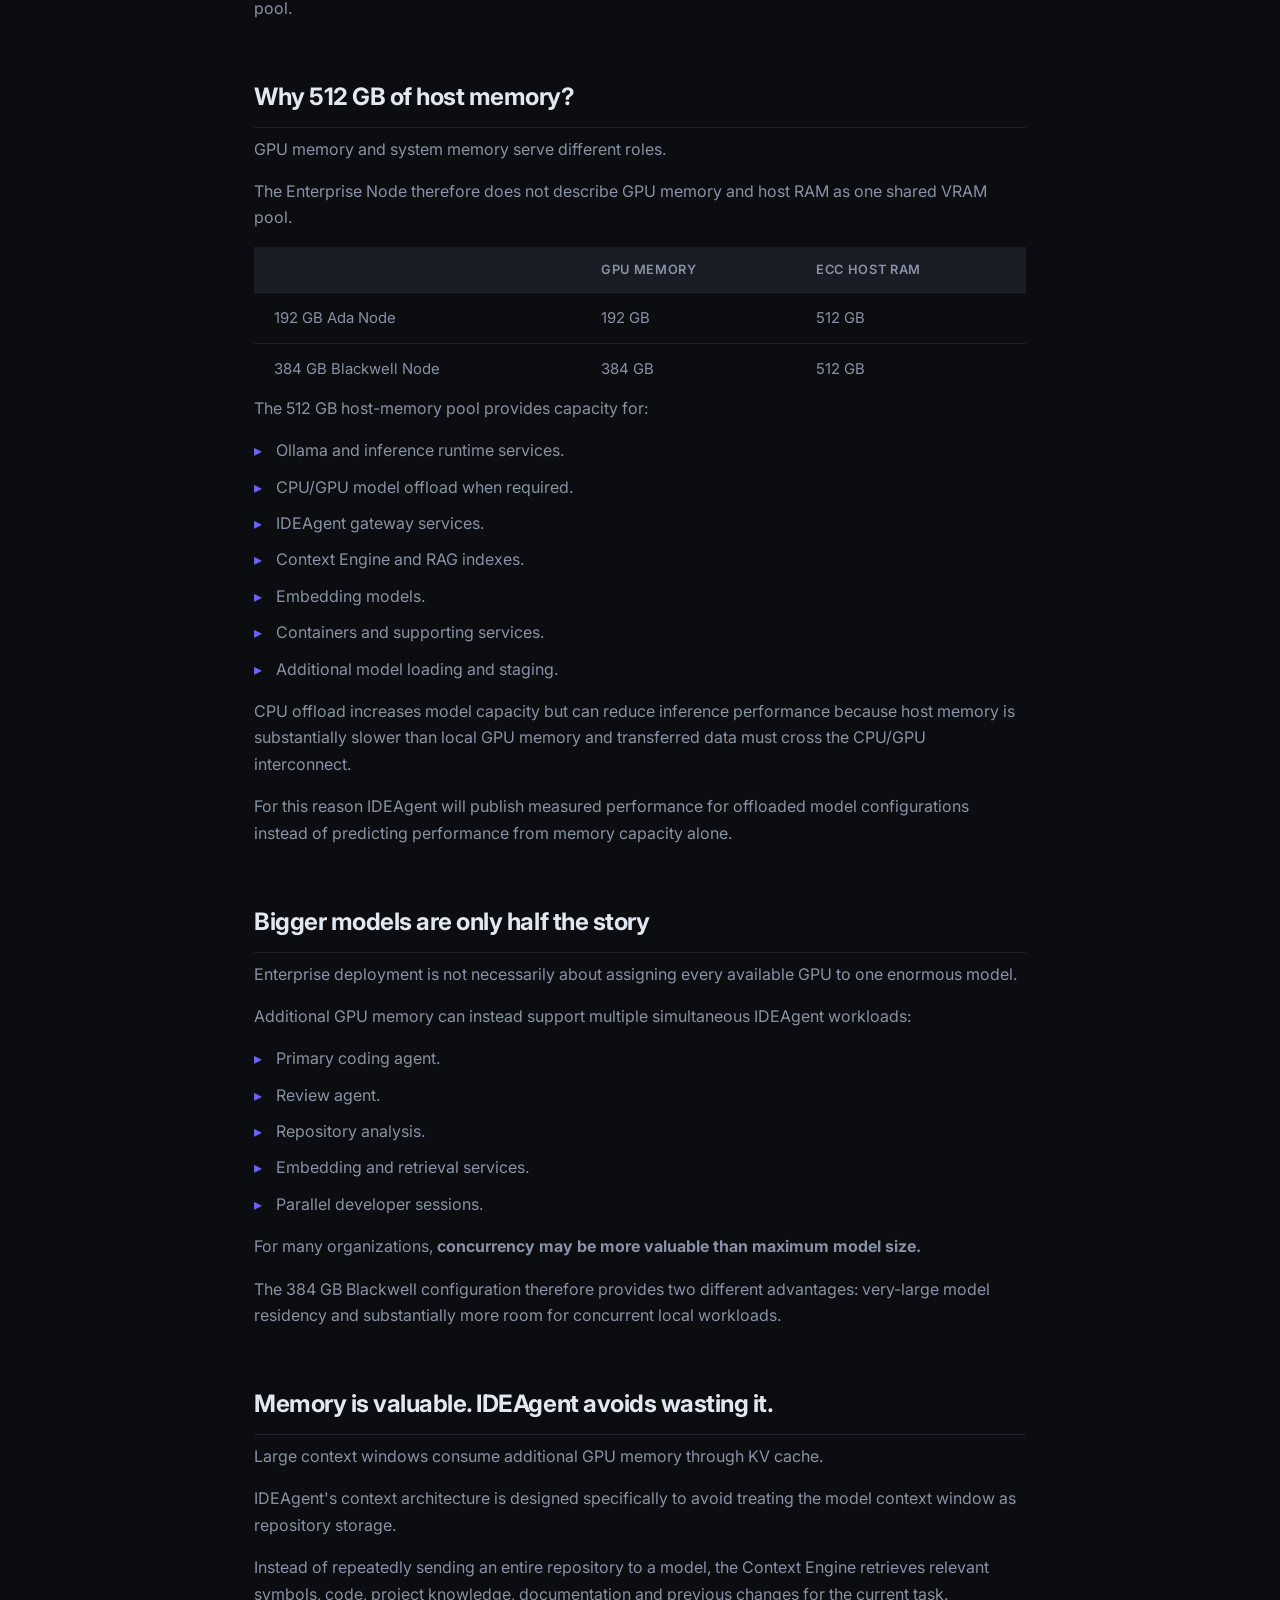
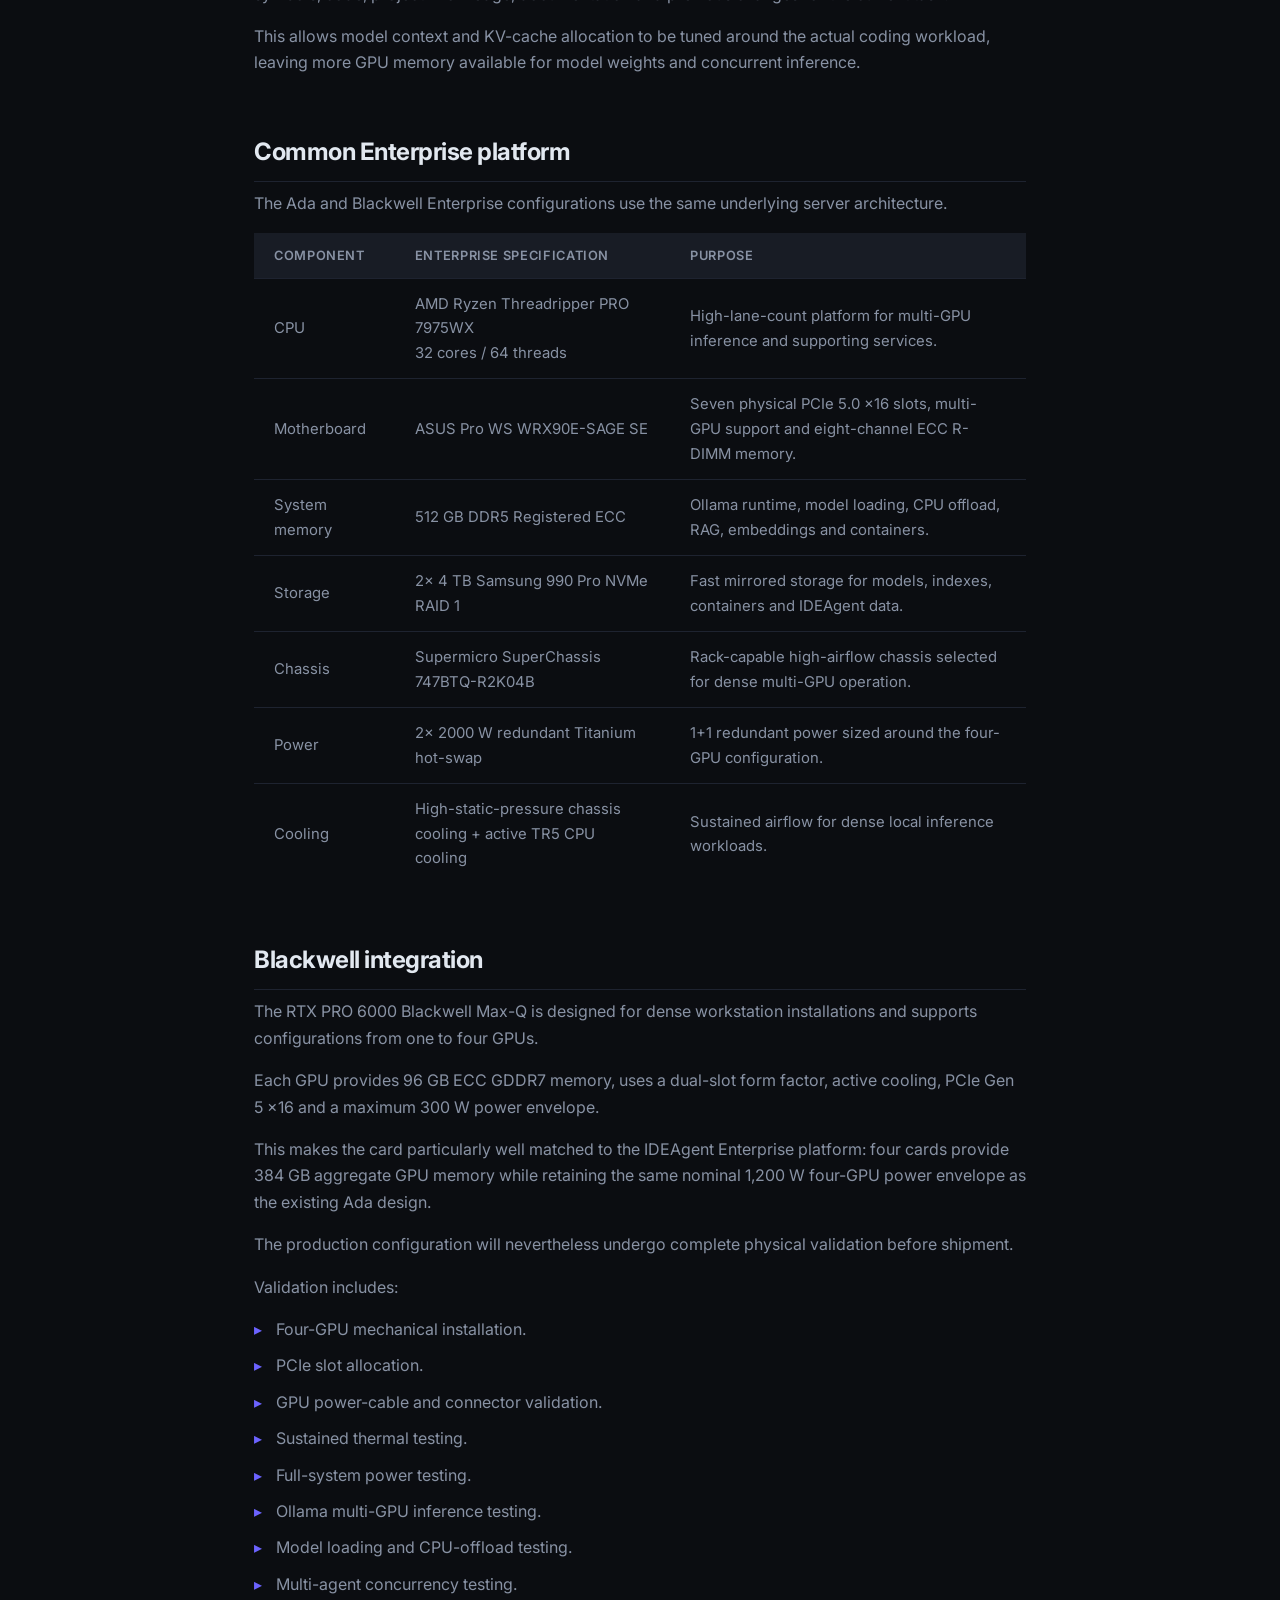
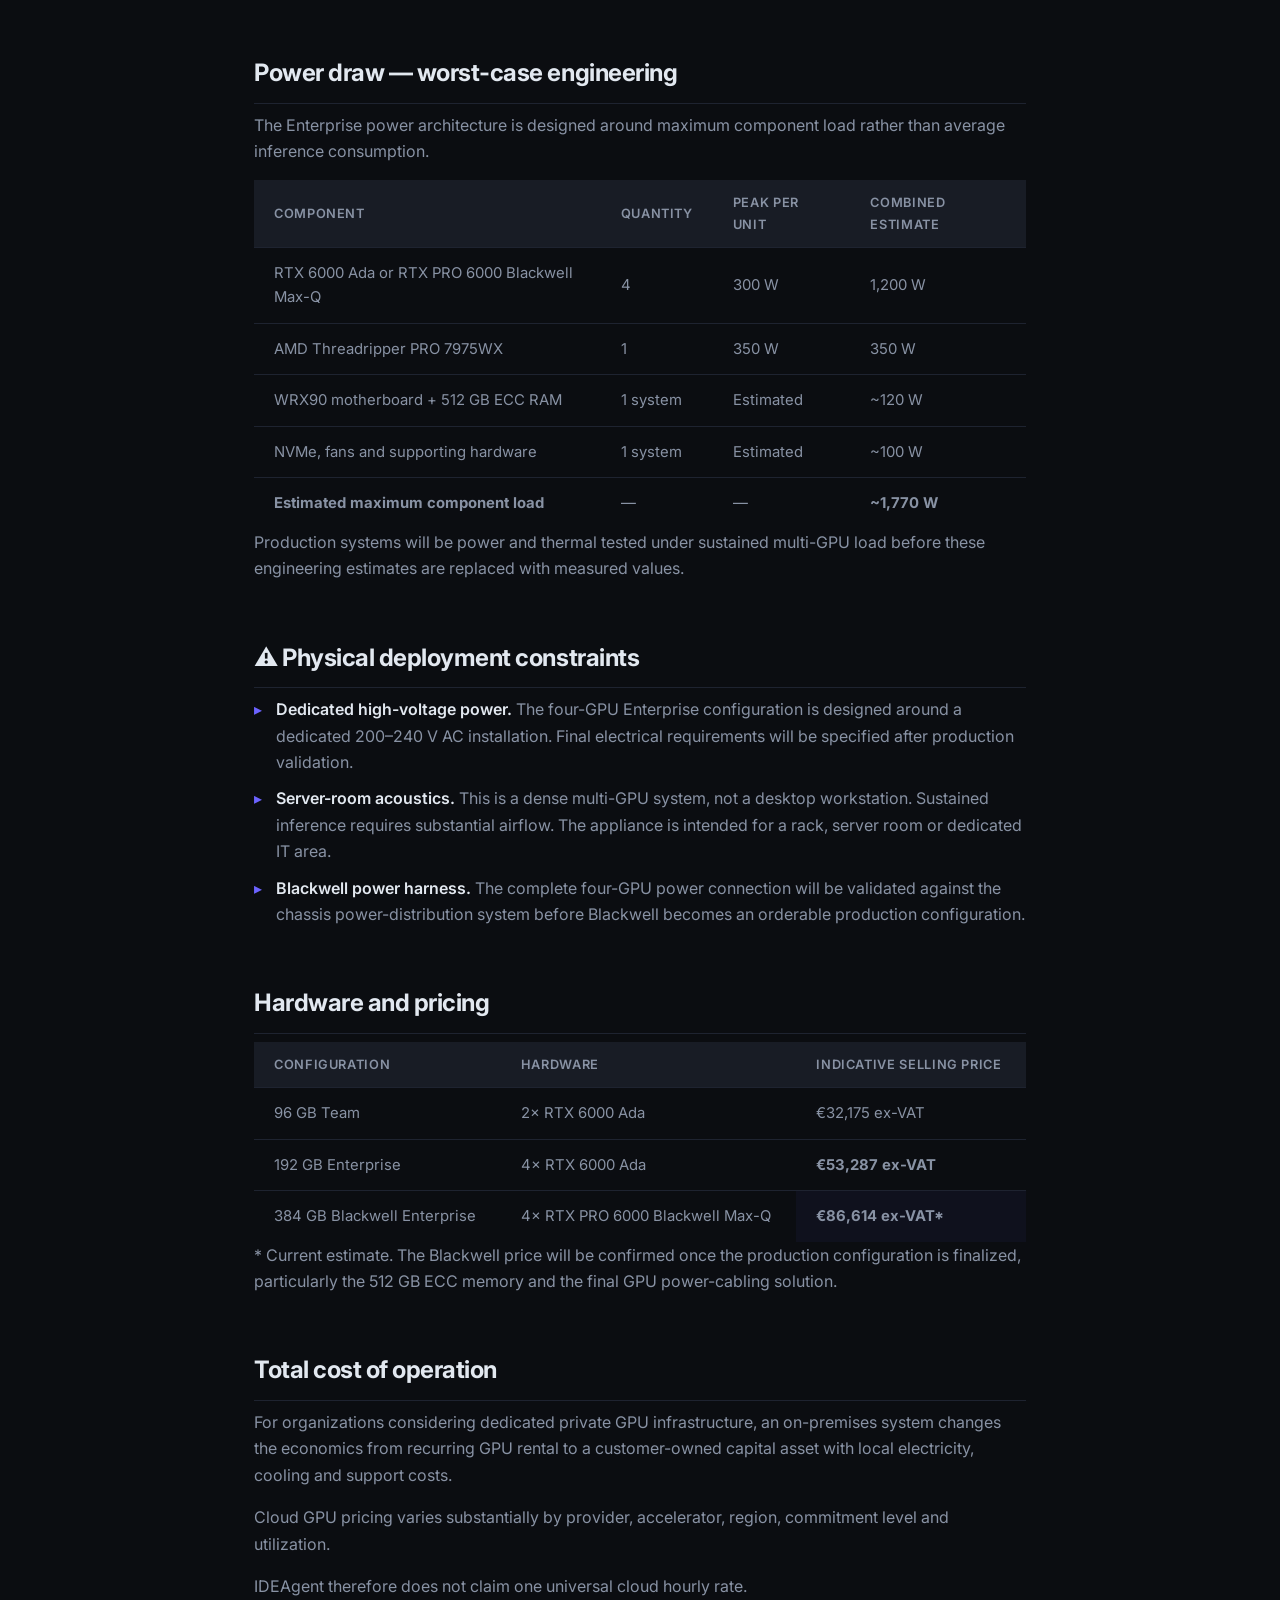
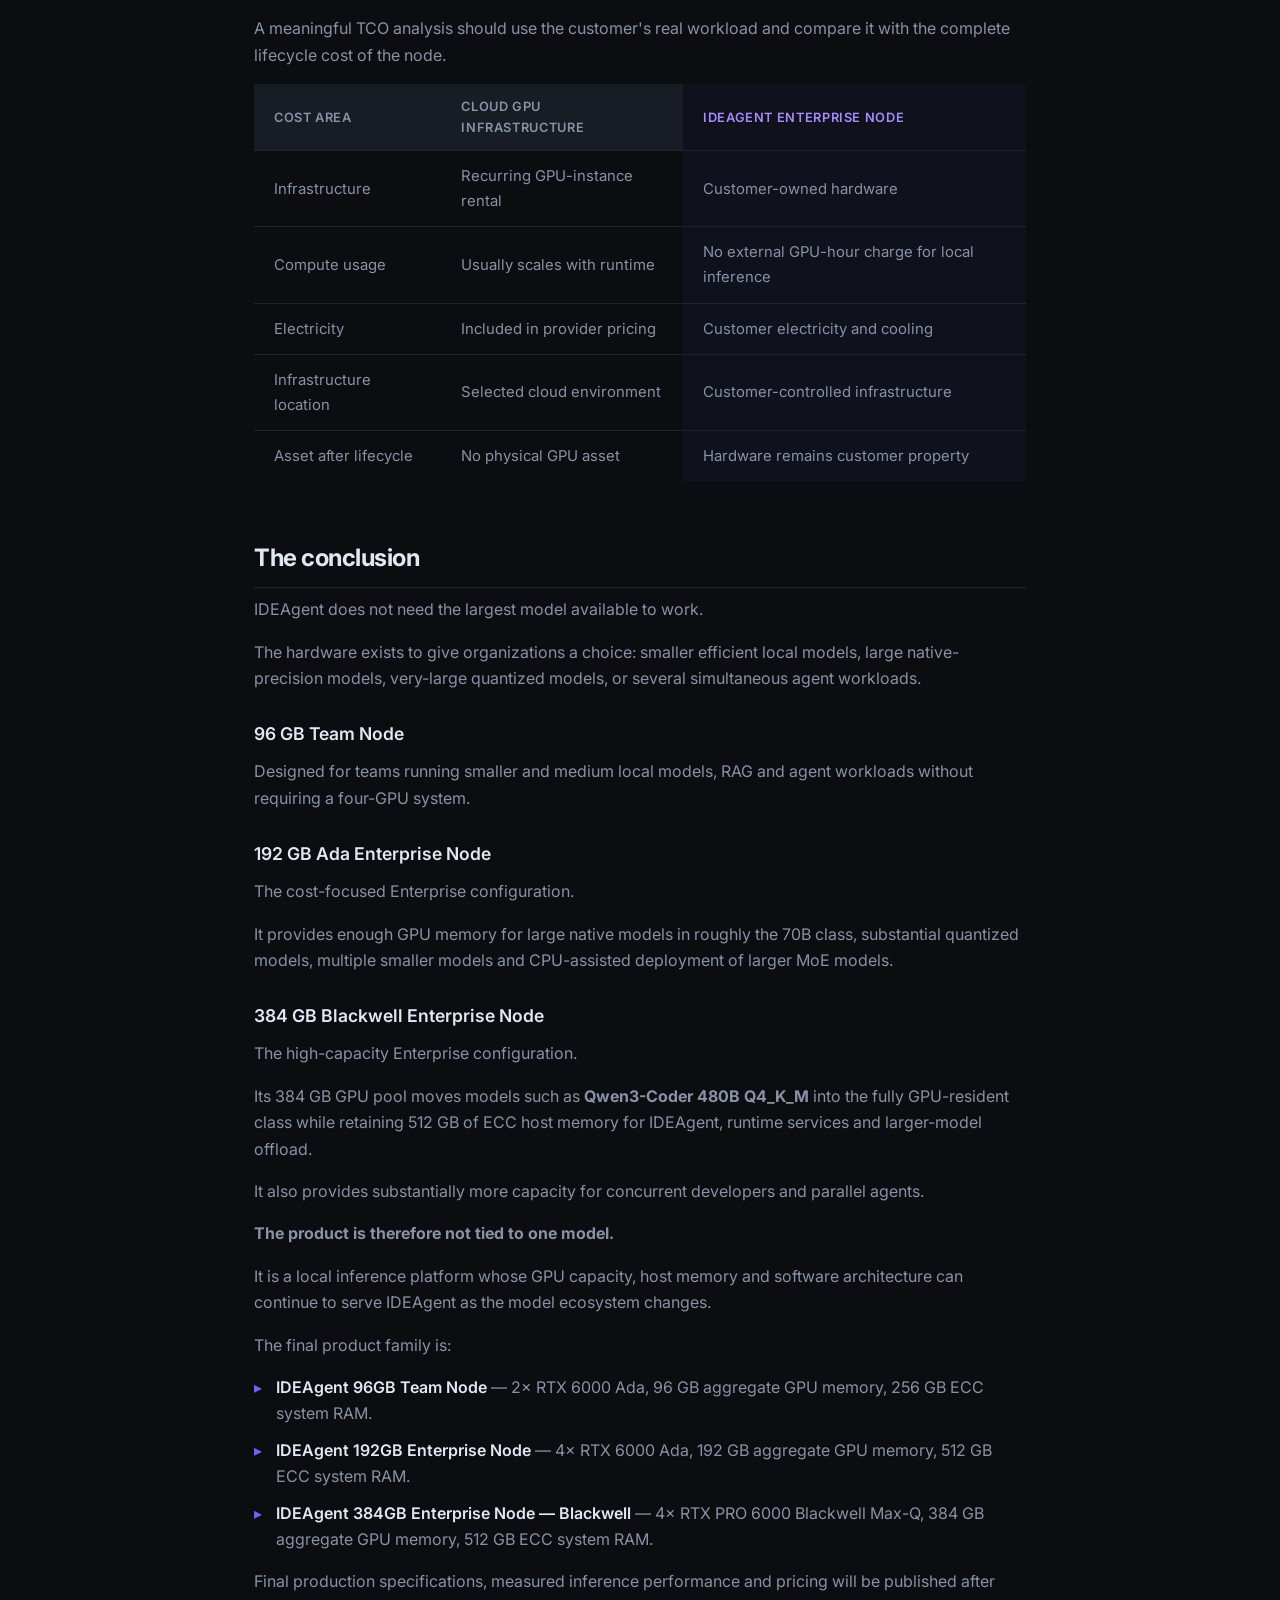
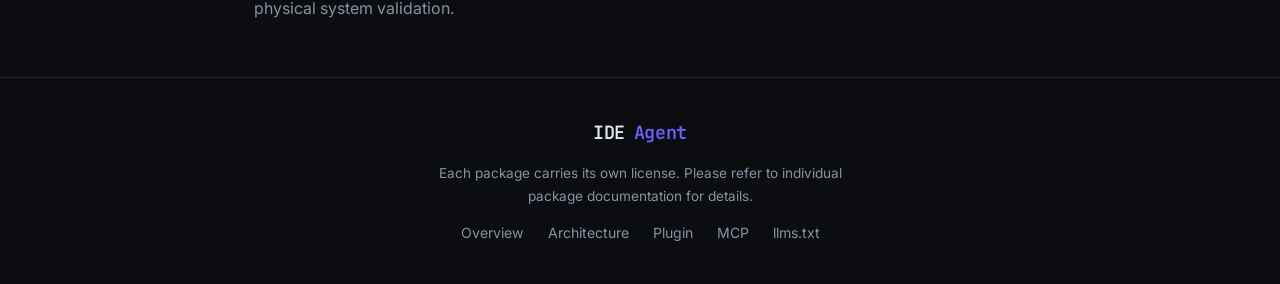
<file: server_config.html>
<!DOCTYPE html>
<html lang="en">
<head>
  <meta charset="UTF-8" />
  <meta name="viewport" content="width=device-width, initial-scale=1.0" />

  <title>
    IDEAgent Enterprise Node — Private Local AI Hardware
  </title>

  <meta
    name="description"
    content="IDEAgent Enterprise Node: local AI infrastructure with 96 GB, 192 GB or 384 GB of aggregate ECC GPU memory, Threadripper PRO, ECC system memory and redundant power."
  />

  <link rel="canonical" href="https://ideagent.github.io/server_config.html" />
  <meta property="og:type" content="website" />
  <meta property="og:site_name" content="IDEAgent" />
  <meta property="og:title" content="IDEAgent Enterprise Node — Private Local AI Hardware" />
  <meta property="og:description" content="IDEAgent Enterprise Node: local AI infrastructure with 96 GB, 192 GB or 384 GB of aggregate ECC GPU memory, Threadripper PRO, ECC system memory and redundant power." />
  <meta property="og:url" content="https://ideagent.github.io/server_config.html" />
  <meta property="og:image" content="https://ideagent.github.io/assets/chat.png" />
  <meta name="twitter:card" content="summary_large_image" />
  <link rel="icon" type="image/x-icon" href="favicon.ico" />
  <link rel="icon" type="image/webp" sizes="32x32" href="assets/ideagent_logo.webp" />
  <link rel="apple-touch-icon" sizes="32x32" href="assets/ideagent_logo.png" />
  <link rel="dns-prefetch" href="https://fonts.googleapis.com" />
  <link rel="dns-prefetch" href="https://fonts.gstatic.com" />
  <link rel="preconnect" href="https://fonts.googleapis.com" />
  <link rel="preconnect" href="https://fonts.gstatic.com" crossorigin />
  <link rel="preload" as="style" href="styles.css" />
  <link rel="stylesheet" href="styles.css" />
  <link rel="preload" as="style" href="https://fonts.googleapis.com/css2?family=Inter:wght@400;500;600;700&family=JetBrains+Mono:wght@400;600&display=swap" />
  <link rel="stylesheet" href="https://fonts.googleapis.com/css2?family=Inter:wght@400;500;600;700&family=JetBrains+Mono:wght@400;600&display=swap" media="print" onload="this.media='all'" />
  <noscript>
    <link rel="stylesheet" href="https://fonts.googleapis.com/css2?family=Inter:wght@400;500;600;700&family=JetBrains+Mono:wght@400;600&display=swap" />
  </noscript>
  <link rel="describedby" href="llms.txt" />
</head>

<body>

  <!-- =========================================================
       NAVIGATION
       ========================================================= -->

  <header class="nav">
    <div class="container nav-inner">

      <a href="index.html" class="logo">
        <img src="assets/ideagent_logo.webp" alt="IDEAgent Logo" class="logo-mark" width="24" height="24" decoding="async" />
        IDE<span class="logo-accent">Agent</span>
      </a>

            <button class="nav-toggle" aria-expanded="false" aria-controls="main-nav" aria-label="Toggle navigation">
        <span class="nav-toggle-bar"></span>
        <span class="nav-toggle-bar"></span>
        <span class="nav-toggle-bar"></span>
      </button>
      <nav id="main-nav" class="nav-links">
        <a href="index.html#packages">Why IDEAgent</a>
        <a href="architecture.html">Architecture</a>
        <a href="plugin.html">Plugin</a>
        <a href="mcp.html">MCP</a>

        <a
          href="https://github.com/ideagent"
          target="_blank"
          rel="noopener"
          class="btn btn-ghost"
        >
          GitHub ↗
        </a>
      </nav>

    </div>
  </header>


  <!-- =========================================================
       HERO
       ========================================================= -->

  <section class="doc-hero">
    <div class="container">

      <a href="index.html" class="back-link">
        ← Back to overview
      </a>

      <div class="badge">
        Hardware · IDEAgent Enterprise Node
      </div>

      <h1>
        Private AI you own — not rent
      </h1>

      <div class="hero-notice" style="margin:0 0 24px">
        <span class="notice-icon">🛠️</span>

        <strong>Coming soon · early access.</strong>

        The IDEAgent Enterprise Node is not yet available to order.
        The configurations and pricing below describe the planned
        product family.

        Final production specifications remain subject to physical
        hardware validation.

        Prices are indicative and ex-VAT.
      </div>

      <p class="doc-lede">
        IDEAgent can operate entirely inside infrastructure you control.
        When configured exclusively with
        <strong>local models through Ollama</strong>,
        source code, retrieved context and model inference can remain
        inside the customer's own infrastructure.
      </p>

      <p class="doc-lede">
        Running serious coding models locally requires more than installing
        a model server.
      </p>

      <p class="doc-lede">
        Large models require GPU memory, PCIe bandwidth, host memory,
        storage, cooling and power engineered for sustained inference.
      </p>

      <p class="doc-lede">
        The <strong>IDEAgent Enterprise Node</strong> is designed as a
        complete local-AI platform rather than a collection of components.
      </p>

      <p class="doc-lede">
        Three planned configurations cover different deployment classes:
        <strong>96 GB Team</strong>,
        <strong>192 GB Ada Enterprise</strong>,
        and
        <strong>384 GB Blackwell Enterprise</strong>.
      </p>

    </div>
  </section>


  <!-- =========================================================
       BODY
       ========================================================= -->

  <section class="doc-body">
    <div class="container">


      <!-- =====================================================
           WHY HARDWARE
           ===================================================== -->

      <div class="doc-section">

        <h2>
          Why we build the box, not just the software
        </h2>

        <p>
          Fully local AI is only as useful as the infrastructure underneath it.
        </p>

        <p>
          There is a substantial difference between a machine that can
          technically load a model and a system capable of serving developers
          continuously without exhausting GPU memory, host memory,
          PCIe bandwidth or power capacity.
        </p>

        <p>
          IDEAgent Enterprise Nodes are designed as complete systems:
          GPU memory for model residency, high-lane-count PCIe connectivity,
          ECC host memory, fast local storage, sustained cooling and redundant
          server power.
        </p>

        <p>
          The goal is simple:
          the customer receives infrastructure designed to run IDEAgent
          locally instead of receiving another integration project.
        </p>

      </div>


      <!-- =====================================================
           ORIGIN
           ===================================================== -->

      <div class="doc-section">

        <h2>
          Where it started: a single RTX 3060
        </h2>

        <p>
          IDEAgent's RAG and context infrastructure was developed on a
          deliberately modest workstation:
          a single <strong>NVIDIA GeForce RTX 3060</strong>
          paired with an
          <strong>AMD Ryzen 5 2600X</strong>,
          running
          <strong>Ubuntu 24.04.4 LTS</strong>.
        </p>

        <p>
          That machine hosts Ollama and the IDEAgent Docker stack and
          demonstrates an important point:
          <strong>IDEAgent itself does not require enterprise hardware.</strong>
        </p>

        <p>
          Enterprise hardware becomes relevant when the requirement changes:
          larger models, higher precision, multiple simultaneous agents,
          larger teams and fully local inference.
        </p>

      </div>


      <!-- =====================================================
           PRODUCT FAMILY
           ===================================================== -->

      <div class="doc-section">

        <h2>
          The Enterprise Node family
        </h2>

        <div class="table-wrapper">

          <table class="compare-table">

            <thead>
              <tr>
                <th></th>
                <th>Team Node</th>
                <th>Enterprise Ada</th>
                <th class="col-ideagent">
                  Enterprise Blackwell
                </th>
              </tr>
            </thead>

            <tbody>

              <tr>
                <td>GPU</td>

                <td>
                  2× RTX 6000 Ada
                </td>

                <td>
                  4× RTX 6000 Ada
                </td>

                <td class="col-ideagent">
                  4× RTX PRO 6000
                  Blackwell Max-Q
                </td>
              </tr>


              <tr>
                <td>GPU memory</td>

                <td>
                  96 GB ECC
                </td>

                <td>
                  192 GB ECC
                </td>

                <td class="col-ideagent">
                  <strong>384 GB ECC</strong>
                </td>
              </tr>


              <tr>
                <td>Memory generation</td>

                <td>GDDR6</td>
                <td>GDDR6</td>

                <td class="col-ideagent">
                  GDDR7
                </td>
              </tr>


              <tr>
                <td>System RAM</td>

                <td>
                  256 GB ECC
                </td>

                <td>
                  512 GB ECC
                </td>

                <td class="col-ideagent">
                  512 GB ECC
                </td>
              </tr>


              <tr>
                <td>CPU</td>

                <td>
                  Threadripper PRO 7975WX
                </td>

                <td>
                  Threadripper PRO 7975WX
                </td>

                <td class="col-ideagent">
                  Threadripper PRO 7975WX
                </td>
              </tr>


              <tr>
                <td>Primary purpose</td>

                <td>
                  Team inference
                </td>

                <td>
                  Large local models
                </td>

                <td class="col-ideagent">
                  Very large local models
                  and higher concurrency
                </td>
              </tr>


              <tr>
                <td>Indicative price</td>

                <td>
                  €32,175 ex-VAT
                </td>

                <td>
                  €53,287 ex-VAT
                </td>

                <td class="col-ideagent">
                  <strong>€86,614 ex-VAT*</strong>
                </td>
              </tr>

            </tbody>
          </table>

        </div>

        <p class="small-note">
          * Blackwell pricing is a current estimate. The final price will
          be confirmed after the complete 512 GB RAM and power-harness
          production configuration has been validated.
        </p>

      </div>


      <!-- =====================================================
           TEAM NODE
           ===================================================== -->

      <div class="doc-section">

        <h2>
          96 GB Team Node
        </h2>

        <div class="spec-list">

          <div class="spec-item">
            <div class="spec-k">Product</div>
            <div class="spec-v">
              IDEAgent 96GB Team Node
            </div>
          </div>


          <div class="spec-item">
            <div class="spec-k">GPU</div>
            <div class="spec-v">
              2× NVIDIA RTX 6000 Ada
              — 48 GB ECC each
            </div>
          </div>


          <div class="spec-item">
            <div class="spec-k">
              Aggregate GPU memory
            </div>
            <div class="spec-v">
              96 GB ECC GDDR6
            </div>
          </div>


          <div class="spec-item">
            <div class="spec-k">System RAM</div>
            <div class="spec-v">
              256 GB DDR5 Registered ECC
            </div>
          </div>


          <div class="spec-item">
            <div class="spec-k">CPU</div>
            <div class="spec-v">
              AMD Ryzen Threadripper PRO 7975WX
              — 32 cores / 64 threads
            </div>
          </div>


          <div class="spec-item">
            <div class="spec-k">Storage</div>
            <div class="spec-v">
              2× 4 TB Samsung 990 Pro NVMe
              — RAID 1
            </div>
          </div>


          <div class="spec-item">
            <div class="spec-k">Motherboard</div>
            <div class="spec-v">
              ASUS Pro WS WRX90E-SAGE SE
            </div>
          </div>


          <div class="spec-item">
            <div class="spec-k">Chassis</div>
            <div class="spec-v">
              Supermicro SuperChassis
              747BTQ-R2K04B
            </div>
          </div>


          <div class="spec-item">
            <div class="spec-k">Power</div>
            <div class="spec-v">
              2× 2000 W redundant
              Titanium hot-swap
            </div>
          </div>


          <div class="spec-item">
            <div class="spec-k">Indicative price</div>
            <div class="spec-v">
              €32,175 ex-VAT
            </div>
          </div>

        </div>

      </div>


      <!-- =====================================================
           ADA ENTERPRISE
           ===================================================== -->

      <div class="doc-section">

        <h2>
          192 GB Enterprise Node — Ada
        </h2>

        <div class="spec-list">

          <div class="spec-item">
            <div class="spec-k">Product</div>
            <div class="spec-v">
              IDEAgent 192GB Enterprise Node
            </div>
          </div>


          <div class="spec-item">
            <div class="spec-k">GPU</div>
            <div class="spec-v">
              4× NVIDIA RTX 6000 Ada
              — 48 GB ECC each
            </div>
          </div>


          <div class="spec-item">
            <div class="spec-k">
              Aggregate GPU memory
            </div>
            <div class="spec-v">
              192 GB ECC GDDR6
            </div>
          </div>


          <div class="spec-item">
            <div class="spec-k">System RAM</div>
            <div class="spec-v">
              512 GB DDR5 Registered ECC
              — eight-channel configuration
            </div>
          </div>


          <div class="spec-item">
            <div class="spec-k">CPU</div>
            <div class="spec-v">
              AMD Ryzen Threadripper PRO 7975WX
              — 32 cores / 64 threads
            </div>
          </div>


          <div class="spec-item">
            <div class="spec-k">Storage</div>
            <div class="spec-v">
              2× 4 TB Samsung 990 Pro NVMe
              — RAID 1
            </div>
          </div>


          <div class="spec-item">
            <div class="spec-k">Motherboard</div>
            <div class="spec-v">
              ASUS Pro WS WRX90E-SAGE SE
            </div>
          </div>


          <div class="spec-item">
            <div class="spec-k">Chassis</div>
            <div class="spec-v">
              Supermicro SuperChassis
              747BTQ-R2K04B
            </div>
          </div>


          <div class="spec-item">
            <div class="spec-k">Power</div>
            <div class="spec-v">
              2× 2000 W redundant
              Titanium hot-swap
            </div>
          </div>


          <div class="spec-item">
            <div class="spec-k">Indicative price</div>
            <div class="spec-v">
              €53,287 ex-VAT
            </div>
          </div>

        </div>

      </div>


      <!-- =====================================================
           BLACKWELL ENTERPRISE
           ===================================================== -->

      <div class="doc-section">

        <h2>
          384 GB Enterprise Node — Blackwell
        </h2>

        <div class="hero-notice" style="margin:0 0 24px">

          <span class="notice-icon">⚙️</span>

          <strong>
            Planned premium configuration.
          </strong>

          Final production availability remains subject to physical
          prototype validation, including the four-GPU power harness,
          thermal testing and sustained-load testing.

        </div>


        <p>
          The premium configuration replaces the four 48 GB Ada GPUs
          with four
          <strong>
            NVIDIA RTX PRO 6000 Blackwell Max-Q
          </strong>
          GPUs.
        </p>

        <p>
          Each GPU provides
          <strong>96 GB ECC GDDR7</strong>,
          producing
          <strong>384 GB of aggregate GPU memory</strong>
          across the four-GPU system.
        </p>

        <p>
          The Max-Q variant is particularly interesting for this platform
          because each card retains a
          <strong>300 W maximum power envelope</strong>
          while doubling memory capacity compared with the 48 GB Ada card.
        </p>


        <div class="spec-list">

          <div class="spec-item">
            <div class="spec-k">Product</div>
            <div class="spec-v">
              IDEAgent 384GB Enterprise Node
              — Blackwell
            </div>
          </div>


          <div class="spec-item">
            <div class="spec-k">GPU</div>
            <div class="spec-v">
              4× NVIDIA RTX PRO 6000
              Blackwell Max-Q
            </div>
          </div>


          <div class="spec-item">
            <div class="spec-k">GPU memory</div>
            <div class="spec-v">
              4× 96 GB ECC GDDR7
              — 384 GB aggregate
            </div>
          </div>


          <div class="spec-item">
            <div class="spec-k">
              Memory bandwidth
            </div>
            <div class="spec-v">
              1,792 GB/s per GPU
            </div>
          </div>


          <div class="spec-item">
            <div class="spec-k">
              GPU interface
            </div>
            <div class="spec-v">
              PCIe Gen 5 ×16
            </div>
          </div>


          <div class="spec-item">
            <div class="spec-k">
              GPU power
            </div>
            <div class="spec-v">
              300 W per GPU
              — 1,200 W combined
            </div>
          </div>


          <div class="spec-item">
            <div class="spec-k">
              GPU form factor
            </div>
            <div class="spec-v">
              Dual-slot · active cooling
            </div>
          </div>


          <div class="spec-item">
            <div class="spec-k">
              System RAM
            </div>
            <div class="spec-v">
              512 GB DDR5 Registered ECC
              — eight-channel configuration
            </div>
          </div>


          <div class="spec-item">
            <div class="spec-k">CPU</div>
            <div class="spec-v">
              AMD Ryzen Threadripper PRO 7975WX
              — 32 cores / 64 threads
            </div>
          </div>


          <div class="spec-item">
            <div class="spec-k">Storage</div>
            <div class="spec-v">
              2× 4 TB Samsung 990 Pro NVMe
              — RAID 1
            </div>
          </div>


          <div class="spec-item">
            <div class="spec-k">Motherboard</div>
            <div class="spec-v">
              ASUS Pro WS WRX90E-SAGE SE
            </div>
          </div>


          <div class="spec-item">
            <div class="spec-k">Chassis</div>
            <div class="spec-v">
              Supermicro SuperChassis
              747BTQ-R2K04B
            </div>
          </div>


          <div class="spec-item">
            <div class="spec-k">Power</div>
            <div class="spec-v">
              2× 2000 W redundant
              Titanium hot-swap
            </div>
          </div>


          <div class="spec-item">
            <div class="spec-k">
              Indicative price
            </div>
            <div class="spec-v">
              €86,614 ex-VAT*
            </div>
          </div>

        </div>


        <p class="small-note">

          * Current estimate. The Blackwell price will be confirmed once
          the production configuration is finalized, particularly the
          512 GB ECC memory and the final GPU power-cabling solution.

        </p>

      </div>


      <!-- =====================================================
           ADA VS BLACKWELL
           ===================================================== -->

      <div class="doc-section">

        <h2>
          192 GB Ada vs 384 GB Blackwell
        </h2>

        <div class="table-wrapper">

          <table class="compare-table">

            <thead>
              <tr>
                <th></th>

                <th>
                  192 GB Ada
                </th>

                <th class="col-ideagent">
                  384 GB Blackwell
                </th>
              </tr>
            </thead>

            <tbody>

              <tr>
                <td>GPUs</td>

                <td>
                  4× RTX 6000 Ada
                </td>

                <td class="col-ideagent">
                  4× RTX PRO 6000
                  Blackwell Max-Q
                </td>
              </tr>


              <tr>
                <td>VRAM per GPU</td>

                <td>48 GB</td>

                <td class="col-ideagent">
                  96 GB
                </td>
              </tr>


              <tr>
                <td>
                  Aggregate GPU memory
                </td>

                <td>
                  192 GB
                </td>

                <td class="col-ideagent">
                  <strong>384 GB</strong>
                </td>
              </tr>


              <tr>
                <td>Host RAM</td>

                <td>
                  512 GB ECC
                </td>

                <td class="col-ideagent">
                  512 GB ECC
                </td>
              </tr>


              <tr>
                <td>
                  GPU memory generation
                </td>

                <td>
                  GDDR6 ECC
                </td>

                <td class="col-ideagent">
                  GDDR7 ECC
                </td>
              </tr>


              <tr>
                <td>
                  PCIe interface
                </td>

                <td>
                  PCIe Gen 4
                </td>

                <td class="col-ideagent">
                  PCIe Gen 5 ×16
                </td>
              </tr>


              <tr>
                <td>
                  GPU board power
                </td>

                <td>
                  300 W each
                </td>

                <td class="col-ideagent">
                  300 W each
                </td>
              </tr>


              <tr>
                <td>
                  Four-GPU board power
                </td>

                <td>
                  1,200 W
                </td>

                <td class="col-ideagent">
                  1,200 W
                </td>
              </tr>


              <tr>
                <td>
                  Primary advantage
                </td>

                <td>
                  Lower acquisition cost
                </td>

                <td class="col-ideagent">
                  Twice the GPU memory,
                  substantially higher memory bandwidth
                  and newer architecture
                </td>
              </tr>

            </tbody>
          </table>

        </div>

      </div>


      <!-- =====================================================
           MODEL PRECISION
           ===================================================== -->

      <div class="doc-section">

        <h2>
          Model capacity: precision matters
        </h2>

        <p>
          Model parameter count alone does not tell you whether a model fits
          into GPU memory.
        </p>

        <p>
          Precision matters.
        </p>

        <p>
          A model stored in FP16 or BF16 requires approximately
          two bytes per parameter for the weights alone.
          Quantized models use significantly less memory.
        </p>

        <p>
          Ollama commonly distributes large local models in quantized formats,
          so a statement such as
          <strong>“480B runs locally”</strong>
          must not be interpreted as
          <strong>“480B FP16 fits into VRAM.”</strong>
        </p>


        <div class="table-wrapper">

          <table class="compare-table">

            <thead>
              <tr>
                <th>
                  Model class
                </th>

                <th>
                  Approx. native
                  BF16 / FP16 weights
                </th>

                <th>
                  192 GB Ada
                </th>

                <th class="col-ideagent">
                  384 GB Blackwell
                </th>
              </tr>
            </thead>


            <tbody>

              <tr>
                <td>32B</td>
                <td>~64 GB</td>

                <td>
                  Native
                </td>

                <td class="col-ideagent">
                  Native
                </td>
              </tr>


              <tr>
                <td>50B</td>
                <td>~100 GB</td>

                <td>
                  Native
                </td>

                <td class="col-ideagent">
                  Native
                </td>
              </tr>


              <tr>
                <td>70B</td>
                <td>~140 GB</td>

                <td>
                  Native
                </td>

                <td class="col-ideagent">
                  Native
                </td>
              </tr>


              <tr>
                <td>100B</td>
                <td>~200 GB</td>

                <td>
                  Quantization or offload
                </td>

                <td class="col-ideagent">
                  Native
                </td>
              </tr>


              <tr>
                <td>150B</td>
                <td>~300 GB</td>

                <td>
                  Quantization or offload
                </td>

                <td class="col-ideagent">
                  Native —
                  workload dependent
                </td>
              </tr>


              <tr>
                <td>200B</td>
                <td>~400 GB</td>

                <td>
                  Quantization / offload
                </td>

                <td class="col-ideagent">
                  Quantization or limited offload
                </td>
              </tr>


              <tr>
                <td>400B+</td>
                <td>~800 GB+</td>

                <td>
                  Quantized / offloaded
                </td>

                <td class="col-ideagent">
                  Quantized / offloaded
                </td>
              </tr>

            </tbody>

          </table>

        </div>


        <p>
          These figures represent weight memory only.
          Real inference also requires memory for the runtime,
          KV cache, context and concurrent requests.
        </p>

      </div>


      <!-- =====================================================
           OLLAMA
           ===================================================== -->

      <div class="doc-section">

        <h2>
          What does this mean for Ollama?
        </h2>

        <p>
          Ollama provides downloadable model packages using specific
          quantization levels.
        </p>

        <p>
          The package size is therefore more useful for practical deployment
          planning than parameter count by itself.
        </p>


        <div class="table-wrapper">

          <table class="compare-table">

            <thead>
              <tr>

                <th>
                  Ollama model
                </th>

                <th>
                  Package / precision
                </th>

                <th>
                  Approx. size
                </th>

                <th>
                  192 GB Ada
                </th>

                <th class="col-ideagent">
                  384 GB Blackwell
                </th>

              </tr>
            </thead>


            <tbody>

              <tr>

                <td>
                  Qwen3-Coder 30B
                </td>

                <td>
                  FP16
                </td>

                <td>
                  61 GB
                </td>

                <td>
                  Fully GPU resident
                </td>

                <td class="col-ideagent">
                  Fully GPU resident
                </td>

              </tr>


              <tr>

                <td>
                  Llama 4 Scout
                </td>

                <td>
                  Q4_K_M
                </td>

                <td>
                  67 GB
                </td>

                <td>
                  Fully GPU resident
                </td>

                <td class="col-ideagent">
                  Fully GPU resident
                </td>

              </tr>


              <tr>

                <td>
                  Llama 4 Scout
                </td>

                <td>
                  Q8_0
                </td>

                <td>
                  117 GB
                </td>

                <td>
                  Fully GPU resident
                </td>

                <td class="col-ideagent">
                  Fully GPU resident
                </td>

              </tr>


              <tr>

                <td>
                  Llama 4 Scout
                </td>

                <td>
                  FP16
                </td>

                <td>
                  217 GB
                </td>

                <td>
                  CPU/GPU offload required
                </td>

                <td class="col-ideagent">
                  Fully GPU resident
                </td>

              </tr>


              <tr>

                <td>
                  Llama 4 Maverick
                </td>

                <td>
                  Q4_K_M
                </td>

                <td>
                  245 GB
                </td>

                <td>
                  CPU/GPU offload required
                </td>

                <td class="col-ideagent">
                  Fully GPU resident
                </td>

              </tr>


              <tr>

                <td>
                  Qwen3-Coder 480B
                </td>

                <td>
                  Q4_K_M
                </td>

                <td>
                  290 GB
                </td>

                <td>
                  CPU/GPU offload required
                </td>

                <td class="col-ideagent">
                  <strong>
                    Fully GPU resident
                  </strong>
                </td>

              </tr>


              <tr>

                <td>
                  DeepSeek V3.1 671B
                </td>

                <td>
                  Q4_K_M
                </td>

                <td>
                  404 GB
                </td>

                <td>
                  Heavy CPU/GPU offload
                </td>

                <td class="col-ideagent">
                  Limited CPU/GPU offload
                </td>

              </tr>


              <tr>

                <td>
                  Llama 4 Maverick
                </td>

                <td>
                  Q8_0
                </td>

                <td>
                  428 GB
                </td>

                <td>
                  Heavy CPU/GPU offload
                </td>

                <td class="col-ideagent">
                  Limited CPU/GPU offload
                </td>

              </tr>


              <tr>

                <td>
                  Qwen3-Coder 480B
                </td>

                <td>
                  Q8_0
                </td>

                <td>
                  510 GB
                </td>

                <td>
                  Heavy CPU/GPU offload
                </td>

                <td class="col-ideagent">
                  CPU/GPU offload required
                </td>

              </tr>


              <tr>

                <td>
                  DeepSeek V3.1 671B
                </td>

                <td>
                  Q8_0
                </td>

                <td>
                  713 GB
                </td>

                <td>
                  Beyond combined nominal
                  GPU + host capacity
                </td>

                <td class="col-ideagent">
                  Heavy CPU/GPU offload
                  within nominal system capacity
                </td>

              </tr>


              <tr>

                <td>
                  Qwen3-Coder 480B
                </td>

                <td>
                  FP16
                </td>

                <td>
                  960 GB
                </td>

                <td>
                  Does not fit in installed
                  GPU + host memory
                </td>

                <td class="col-ideagent">
                  Does not fit in installed
                  GPU + host memory
                </td>

              </tr>


              <tr>

                <td>
                  DeepSeek V3.1 671B
                </td>

                <td>
                  FP16
                </td>

                <td>
                  1.3 TB
                </td>

                <td>
                  Does not fit
                </td>

                <td class="col-ideagent">
                  Does not fit
                </td>

              </tr>

            </tbody>

          </table>

        </div>


        <p>
          “Fully GPU resident” refers to the model package fitting inside
          aggregate installed GPU memory.
          Runtime overhead, context and KV cache still require additional
          memory and may reduce practical context length or concurrency.
        </p>

        <p>
          Multi-GPU residency also depends on the inference runtime being able
          to distribute the model across the installed GPUs.
        </p>

      </div>


      <!-- =====================================================
           BLACKWELL EXAMPLE
           ===================================================== -->

      <div class="doc-section">

        <h2>
          The Blackwell difference in one example
        </h2>

        <p>
          Qwen3-Coder 480B provides a useful real-world example.
        </p>

        <p>
          Ollama's local Q4_K_M package is approximately
          <strong>290 GB</strong>.
        </p>


        <div class="table-wrapper">

          <table class="compare-table">

            <thead>
              <tr>

                <th></th>

                <th>
                  192 GB Ada
                </th>

                <th class="col-ideagent">
                  384 GB Blackwell
                </th>

              </tr>
            </thead>


            <tbody>

              <tr>

                <td>
                  Installed GPU memory
                </td>

                <td>
                  192 GB
                </td>

                <td class="col-ideagent">
                  384 GB
                </td>

              </tr>


              <tr>

                <td>
                  Qwen3-Coder 480B Q4_K_M
                </td>

                <td>
                  290 GB
                </td>

                <td class="col-ideagent">
                  290 GB
                </td>

              </tr>


              <tr>

                <td>
                  Minimum weight capacity
                  outside GPU memory
                </td>

                <td>
                  ~98 GB
                </td>

                <td class="col-ideagent">
                  <strong>
                    0 GB
                  </strong>
                </td>

              </tr>


              <tr>

                <td>
                  Result
                </td>

                <td>
                  CPU/GPU offload required
                </td>

                <td class="col-ideagent">
                  Model weights can reside
                  entirely in GPU memory
                </td>

              </tr>

            </tbody>

          </table>

        </div>


        <p>
          This is the primary reason the 384 GB configuration exists.
        </p>

        <p>
          It does not merely offer more theoretical capacity:
          it moves current very-large quantized models from
          CPU-assisted deployment into the class of models whose weights
          can reside entirely across the GPU pool.
        </p>

      </div>


      <!-- =====================================================
           HOST RAM
           ===================================================== -->

      <div class="doc-section">

        <h2>
          Why 512 GB of host memory?
        </h2>

        <p>
          GPU memory and system memory serve different roles.
        </p>

        <p>
          The Enterprise Node therefore does not describe
          GPU memory and host RAM as one shared VRAM pool.
        </p>


        <div class="table-wrapper">

          <table class="compare-table">

            <thead>

              <tr>
                <th></th>
                <th>GPU memory</th>
                <th>ECC host RAM</th>
              </tr>

            </thead>


            <tbody>

              <tr>
                <td>192 GB Ada Node</td>
                <td>192 GB</td>
                <td>512 GB</td>
              </tr>

              <tr>
                <td>384 GB Blackwell Node</td>
                <td>384 GB</td>
                <td>512 GB</td>
              </tr>

            </tbody>

          </table>

        </div>


        <p>
          The 512 GB host-memory pool provides capacity for:
        </p>

        <ul>

          <li>
            Ollama and inference runtime services.
          </li>

          <li>
            CPU/GPU model offload when required.
          </li>

          <li>
            IDEAgent gateway services.
          </li>

          <li>
            Context Engine and RAG indexes.
          </li>

          <li>
            Embedding models.
          </li>

          <li>
            Containers and supporting services.
          </li>

          <li>
            Additional model loading and staging.
          </li>

        </ul>


        <p>
          CPU offload increases model capacity but can reduce inference
          performance because host memory is substantially slower than local
          GPU memory and transferred data must cross the CPU/GPU interconnect.
        </p>

        <p>
          For this reason IDEAgent will publish measured performance for
          offloaded model configurations instead of predicting performance
          from memory capacity alone.
        </p>

      </div>


      <!-- =====================================================
           CONCURRENCY
           ===================================================== -->

      <div class="doc-section">

        <h2>
          Bigger models are only half the story
        </h2>

        <p>
          Enterprise deployment is not necessarily about assigning every
          available GPU to one enormous model.
        </p>

        <p>
          Additional GPU memory can instead support multiple simultaneous
          IDEAgent workloads:
        </p>

        <ul>

          <li>
            Primary coding agent.
          </li>

          <li>
            Review agent.
          </li>

          <li>
            Repository analysis.
          </li>

          <li>
            Embedding and retrieval services.
          </li>

          <li>
            Parallel developer sessions.
          </li>

        </ul>

        <p>
          For many organizations,
          <strong>concurrency may be more valuable than maximum model size.</strong>
        </p>

        <p>
          The 384 GB Blackwell configuration therefore provides two different
          advantages:
          very-large model residency and substantially more room for concurrent
          local workloads.
        </p>

      </div>


      <!-- =====================================================
           CONTEXT ENGINE
           ===================================================== -->

      <div class="doc-section">

        <h2>
          Memory is valuable. IDEAgent avoids wasting it.
        </h2>

        <p>
          Large context windows consume additional GPU memory through KV cache.
        </p>

        <p>
          IDEAgent's context architecture is designed specifically to avoid
          treating the model context window as repository storage.
        </p>

        <p>
          Instead of repeatedly sending an entire repository to a model,
          the Context Engine retrieves relevant symbols, code,
          project knowledge, documentation and previous changes for the
          current task.
        </p>

        <p>
          This allows model context and KV-cache allocation to be tuned around
          the actual coding workload, leaving more GPU memory available for
          model weights and concurrent inference.
        </p>

      </div>


      <!-- =====================================================
           PLATFORM
           ===================================================== -->

      <div class="doc-section">

        <h2>
          Common Enterprise platform
        </h2>

        <p>
          The Ada and Blackwell Enterprise configurations use the same
          underlying server architecture.
        </p>


        <div class="table-wrapper">

          <table class="compare-table">

            <thead>
              <tr>

                <th>
                  Component
                </th>

                <th>
                  Enterprise specification
                </th>

                <th>
                  Purpose
                </th>

              </tr>
            </thead>


            <tbody>

              <tr>

                <td>
                  CPU
                </td>

                <td>
                  AMD Ryzen Threadripper PRO 7975WX
                  <br />
                  32 cores / 64 threads
                </td>

                <td>
                  High-lane-count platform for
                  multi-GPU inference and supporting services.
                </td>

              </tr>


              <tr>

                <td>
                  Motherboard
                </td>

                <td>
                  ASUS Pro WS WRX90E-SAGE SE
                </td>

                <td>
                  Seven physical PCIe 5.0 ×16 slots,
                  multi-GPU support and
                  eight-channel ECC R-DIMM memory.
                </td>

              </tr>


              <tr>

                <td>
                  System memory
                </td>

                <td>
                  512 GB DDR5 Registered ECC
                </td>

                <td>
                  Ollama runtime,
                  model loading,
                  CPU offload,
                  RAG,
                  embeddings and containers.
                </td>

              </tr>


              <tr>

                <td>
                  Storage
                </td>

                <td>
                  2× 4 TB Samsung 990 Pro NVMe
                  <br />
                  RAID 1
                </td>

                <td>
                  Fast mirrored storage for
                  models, indexes, containers
                  and IDEAgent data.
                </td>

              </tr>


              <tr>

                <td>
                  Chassis
                </td>

                <td>
                  Supermicro SuperChassis
                  747BTQ-R2K04B
                </td>

                <td>
                  Rack-capable high-airflow chassis
                  selected for dense multi-GPU operation.
                </td>

              </tr>


              <tr>

                <td>
                  Power
                </td>

                <td>
                  2× 2000 W redundant
                  Titanium hot-swap
                </td>

                <td>
                  1+1 redundant power sized around
                  the four-GPU configuration.
                </td>

              </tr>


              <tr>

                <td>
                  Cooling
                </td>

                <td>
                  High-static-pressure chassis cooling
                  + active TR5 CPU cooling
                </td>

                <td>
                  Sustained airflow for dense
                  local inference workloads.
                </td>

              </tr>

            </tbody>

          </table>

        </div>

      </div>


      <!-- =====================================================
           BLACKWELL VALIDATION
           ===================================================== -->

      <div class="doc-section">

        <h2>
          Blackwell integration
        </h2>

        <p>
          The RTX PRO 6000 Blackwell Max-Q is designed for dense
          workstation installations and supports configurations from
          one to four GPUs.
        </p>

        <p>
          Each GPU provides 96 GB ECC GDDR7 memory,
          uses a dual-slot form factor,
          active cooling,
          PCIe Gen 5 ×16
          and a maximum 300 W power envelope.
        </p>

        <p>
          This makes the card particularly well matched to the
          IDEAgent Enterprise platform:
          four cards provide 384 GB aggregate GPU memory while retaining
          the same nominal 1,200 W four-GPU power envelope as the
          existing Ada design.
        </p>

        <p>
          The production configuration will nevertheless undergo complete
          physical validation before shipment.
        </p>

        <p>
          Validation includes:
        </p>

        <ul>

          <li>
            Four-GPU mechanical installation.
          </li>

          <li>
            PCIe slot allocation.
          </li>

          <li>
            GPU power-cable and connector validation.
          </li>

          <li>
            Sustained thermal testing.
          </li>

          <li>
            Full-system power testing.
          </li>

          <li>
            Ollama multi-GPU inference testing.
          </li>

          <li>
            Model loading and CPU-offload testing.
          </li>

          <li>
            Multi-agent concurrency testing.
          </li>

        </ul>

      </div>


      <!-- =====================================================
           POWER
           ===================================================== -->

      <div class="doc-section">

        <h2>
          Power draw — worst-case engineering
        </h2>

        <p>
          The Enterprise power architecture is designed around maximum
          component load rather than average inference consumption.
        </p>


        <div class="table-wrapper">

          <table class="compare-table">

            <thead>

              <tr>
                <th>Component</th>
                <th>Quantity</th>
                <th>Peak per unit</th>
                <th>Combined estimate</th>
              </tr>

            </thead>


            <tbody>

              <tr>

                <td>
                  RTX 6000 Ada
                  or
                  RTX PRO 6000 Blackwell Max-Q
                </td>

                <td>4</td>

                <td>
                  300 W
                </td>

                <td>
                  1,200 W
                </td>

              </tr>


              <tr>

                <td>
                  AMD Threadripper PRO 7975WX
                </td>

                <td>1</td>

                <td>
                  350 W
                </td>

                <td>
                  350 W
                </td>

              </tr>


              <tr>

                <td>
                  WRX90 motherboard
                  + 512 GB ECC RAM
                </td>

                <td>
                  1 system
                </td>

                <td>
                  Estimated
                </td>

                <td>
                  ~120 W
                </td>

              </tr>


              <tr>

                <td>
                  NVMe,
                  fans and supporting hardware
                </td>

                <td>
                  1 system
                </td>

                <td>
                  Estimated
                </td>

                <td>
                  ~100 W
                </td>

              </tr>


              <tr>

                <td>
                  <strong>
                    Estimated maximum component load
                  </strong>
                </td>

                <td>—</td>
                <td>—</td>

                <td>
                  <strong>
                    ~1,770 W
                  </strong>
                </td>

              </tr>

            </tbody>

          </table>

        </div>


        <p>
          Production systems will be power and thermal tested under sustained
          multi-GPU load before these engineering estimates are replaced with
          measured values.
        </p>

      </div>


      <!-- =====================================================
           PHYSICAL DEPLOYMENT
           ===================================================== -->

      <div class="doc-section">

        <h2>
          ⚠️ Physical deployment constraints
        </h2>

        <ul>

          <li>

            <strong>
              Dedicated high-voltage power.
            </strong>

            The four-GPU Enterprise configuration is designed around
            a dedicated 200–240 V AC installation.

            Final electrical requirements will be specified after
            production validation.

          </li>


          <li>

            <strong>
              Server-room acoustics.
            </strong>

            This is a dense multi-GPU system,
            not a desktop workstation.

            Sustained inference requires substantial airflow.

            The appliance is intended for a rack,
            server room or dedicated IT area.

          </li>


          <li>

            <strong>
              Blackwell power harness.
            </strong>

            The complete four-GPU power connection will be validated
            against the chassis power-distribution system before
            Blackwell becomes an orderable production configuration.

          </li>

        </ul>

      </div>


      <!-- =====================================================
           PRICING
           ===================================================== -->

      <div class="doc-section">

        <h2>
          Hardware and pricing
        </h2>


        <div class="table-wrapper">

          <table class="compare-table">

            <thead>

              <tr>

                <th>
                  Configuration
                </th>

                <th>
                  Hardware
                </th>

                <th>
                  Indicative selling price
                </th>

              </tr>

            </thead>


            <tbody>

              <tr>

                <td>
                  96 GB Team
                </td>

                <td>
                  2× RTX 6000 Ada
                </td>

                <td>
                  €32,175 ex-VAT
                </td>

              </tr>


              <tr>

                <td>
                  192 GB Enterprise
                </td>

                <td>
                  4× RTX 6000 Ada
                </td>

                <td>
                  <strong>
                    €53,287 ex-VAT
                  </strong>
                </td>

              </tr>


              <tr>

                <td>
                  384 GB Blackwell Enterprise
                </td>

                <td>
                  4× RTX PRO 6000 Blackwell Max-Q
                </td>

                <td class="col-ideagent">

                  <strong>
                    €86,614 ex-VAT*
                  </strong>

                </td>

              </tr>

            </tbody>

          </table>

        </div>


        <p class="small-note">

          * Current estimate. The Blackwell price will be confirmed once
          the production configuration is finalized, particularly the
          512 GB ECC memory and the final GPU power-cabling solution.

        </p>

      </div>


      <!-- =====================================================
           TCO
           ===================================================== -->

      <div class="doc-section">

        <h2>
          Total cost of operation
        </h2>

        <p>
          For organizations considering dedicated private GPU infrastructure,
          an on-premises system changes the economics from recurring GPU rental
          to a customer-owned capital asset with local electricity,
          cooling and support costs.
        </p>

        <p>
          Cloud GPU pricing varies substantially by provider,
          accelerator, region, commitment level and utilization.
        </p>

        <p>
          IDEAgent therefore does not claim one universal cloud hourly rate.
        </p>

        <p>
          A meaningful TCO analysis should use the customer's real workload
          and compare it with the complete lifecycle cost of the node.
        </p>


        <div class="table-wrapper">

          <table class="compare-table">

            <thead>

              <tr>

                <th>
                  Cost area
                </th>

                <th>
                  Cloud GPU infrastructure
                </th>

                <th class="col-ideagent">
                  IDEAgent Enterprise Node
                </th>

              </tr>

            </thead>


            <tbody>

              <tr>

                <td>
                  Infrastructure
                </td>

                <td>
                  Recurring GPU-instance rental
                </td>

                <td class="col-ideagent">
                  Customer-owned hardware
                </td>

              </tr>


              <tr>

                <td>
                  Compute usage
                </td>

                <td>
                  Usually scales with runtime
                </td>

                <td class="col-ideagent">
                  No external GPU-hour charge
                  for local inference
                </td>

              </tr>


              <tr>

                <td>
                  Electricity
                </td>

                <td>
                  Included in provider pricing
                </td>

                <td class="col-ideagent">
                  Customer electricity and cooling
                </td>

              </tr>


              <tr>

                <td>
                  Infrastructure location
                </td>

                <td>
                  Selected cloud environment
                </td>

                <td class="col-ideagent">
                  Customer-controlled infrastructure
                </td>

              </tr>


              <tr>

                <td>
                  Asset after lifecycle
                </td>

                <td>
                  No physical GPU asset
                </td>

                <td class="col-ideagent">
                  Hardware remains customer property
                </td>

              </tr>

            </tbody>

          </table>

        </div>

      </div>


      <!-- =====================================================
           CONCLUSION
           ===================================================== -->

      <div class="doc-section">

        <h2>
          The conclusion
        </h2>

        <p>
          IDEAgent does not need the largest model available to work.
        </p>

        <p>
          The hardware exists to give organizations a choice:
          smaller efficient local models,
          large native-precision models,
          very-large quantized models,
          or several simultaneous agent workloads.
        </p>


        <h3>
          96 GB Team Node
        </h3>

        <p>
          Designed for teams running smaller and medium local models,
          RAG and agent workloads without requiring a four-GPU system.
        </p>


        <h3>
          192 GB Ada Enterprise Node
        </h3>

        <p>
          The cost-focused Enterprise configuration.
        </p>

        <p>
          It provides enough GPU memory for large native models in roughly
          the 70B class, substantial quantized models,
          multiple smaller models and CPU-assisted deployment of
          larger MoE models.
        </p>


        <h3>
          384 GB Blackwell Enterprise Node
        </h3>

        <p>
          The high-capacity Enterprise configuration.
        </p>

        <p>
          Its 384 GB GPU pool moves models such as
          <strong>
            Qwen3-Coder 480B Q4_K_M
          </strong>
          into the fully GPU-resident class while retaining
          512 GB of ECC host memory for IDEAgent,
          runtime services and larger-model offload.
        </p>

        <p>
          It also provides substantially more capacity for
          concurrent developers and parallel agents.
        </p>


        <p>
          <strong>
            The product is therefore not tied to one model.
          </strong>
        </p>

        <p>
          It is a local inference platform whose GPU capacity,
          host memory and software architecture can continue to serve
          IDEAgent as the model ecosystem changes.
        </p>


        <p>
          The final product family is:
        </p>

        <ul>

          <li>
            <strong>
              IDEAgent 96GB Team Node
            </strong>
            — 2× RTX 6000 Ada,
            96 GB aggregate GPU memory,
            256 GB ECC system RAM.
          </li>

          <li>
            <strong>
              IDEAgent 192GB Enterprise Node
            </strong>
            — 4× RTX 6000 Ada,
            192 GB aggregate GPU memory,
            512 GB ECC system RAM.
          </li>

          <li>
            <strong>
              IDEAgent 384GB Enterprise Node — Blackwell
            </strong>
            — 4× RTX PRO 6000 Blackwell Max-Q,
            384 GB aggregate GPU memory,
            512 GB ECC system RAM.
          </li>

        </ul>


        <p>
          Final production specifications,
          measured inference performance
          and pricing will be published after physical system validation.
        </p>

      </div>

    </div>
  </section>


  <!-- =========================================================
       FOOTER
       ========================================================= -->

  <footer class="footer">

    <div class="container footer-inner">

      <a href="index.html" class="logo">
        IDE<span class="logo-accent">Agent</span>
      </a>

      <p class="footer-note">
        Each package carries its own license.
        Please refer to individual package documentation for details.
      </p>

      <div class="footer-links">
        <a href="index.html">Overview</a>
        <a href="architecture.html">Architecture</a>
        <a href="plugin.html">Plugin</a>
        <a href="mcp.html">MCP</a>
        <a href="llms.txt">llms.txt</a>
      </div>

    </div>

  </footer>

  <script src="main.js" defer></script>
</body>
</html>
</file>
<file: styles.css>
/* ── Reset & base ── */
*, *::before, *::after { box-sizing: border-box; margin: 0; padding: 0; }

:root {
  --bg:        #0b0d11;
  --bg-card:   #12151c;
  --bg-card2:  #181c25;
  --border:    #1e2330;
  --text:      #e2e8f0;
  --text-muted:#8892a4;
  --accent:    #6c63ff;
  --accent-2:  #a78bfa;
  --green:     #34d399;
  --red:       #f87171;
  --yellow:    #fbbf24;
  --radius:    12px;
  --font:      'Inter', system-ui, sans-serif;
  --mono:      'JetBrains Mono', monospace;
}

html { scroll-behavior: smooth; }

body {
  background: var(--bg);
  color: var(--text);
  font-family: var(--font);
  font-size: 16px;
  line-height: 1.65;
  -webkit-font-smoothing: antialiased;
}

a { color: var(--accent-2); text-decoration: none; }
a:hover { text-decoration: underline; }

.container {
  max-width: 1100px;
  margin: 0 auto;
  padding: 0 24px;
}

/* ── Buttons ── */
.btn {
  display: inline-flex;
  align-items: center;
  gap: 6px;
  padding: 10px 22px;
  border-radius: 8px;
  font-size: 0.95rem;
  font-weight: 600;
  cursor: pointer;
  transition: opacity 0.15s, transform 0.1s;
  text-decoration: none;
}
.btn:hover { opacity: 0.88; transform: translateY(-1px); text-decoration: none; }
.btn-primary  { background: var(--accent); color: #fff; }
.btn-secondary { background: transparent; color: var(--text); border: 1.5px solid var(--border); }
.btn-secondary:hover { border-color: var(--accent-2); color: var(--accent-2); }
.btn-ghost { background: transparent; color: var(--text-muted); font-size: 0.9rem; padding: 8px 14px; }
.btn-ghost:hover { color: var(--text); }

/* ── Nav ── */
.nav {
  position: sticky;
  top: 0;
  z-index: 100;
  background: rgba(11, 13, 17, 0.85);
  backdrop-filter: blur(12px);
  border-bottom: 1px solid var(--border);
}
.nav-inner {
  display: flex;
  align-items: center;
  justify-content: space-between;
  height: 60px;
}
.logo {
  display: inline-flex;
  align-items: center;
  gap: 9px;
  font-family: var(--mono);
  font-size: 1.15rem;
  font-weight: 600;
  color: var(--text);
  letter-spacing: -0.02em;
}
.logo-mark {
  width: 24px;
  height: 24px;
  display: block;
  image-rendering: -webkit-optimize-contrast;
}
.logo-accent { color: var(--accent); }
.nav-links {
  display: flex;
  align-items: center;
  gap: 28px;
}
.nav-links a {
  color: var(--text-muted);
  font-size: 0.9rem;
  font-weight: 500;
  transition: color 0.15s;
}
.nav-links a:hover { color: var(--text); text-decoration: none; }

/* ── Mobile Nav Toggle ── */
.nav-toggle {
  display: none;
  background: transparent;
  border: 1px solid var(--border);
  border-radius: 8px;
  width: 44px;
  height: 44px;
  padding: 10px 8px;
  flex-direction: column;
  justify-content: space-around;
  align-items: center;
  cursor: pointer;
  transition: background 0.15s, border-color 0.15s;
}
.nav-toggle:hover,
.nav-toggle:focus-visible {
  background: var(--bg-card2);
  border-color: var(--accent);
  outline: none;
}
.nav-toggle-bar {
  display: block;
  width: 20px;
  height: 2px;
  background: var(--text);
  border-radius: 2px;
  transition: transform 0.2s cubic-bezier(0.4, 0, 0.2, 1), opacity 0.2s;
}
.nav-toggle[aria-expanded="true"] .nav-toggle-bar:nth-child(1) {
  transform: translateY(7px) rotate(45deg);
}
.nav-toggle[aria-expanded="true"] .nav-toggle-bar:nth-child(2) {
  opacity: 0;
}
.nav-toggle[aria-expanded="true"] .nav-toggle-bar:nth-child(3) {
  transform: translateY(-7px) rotate(-45deg);
}

/* ── Hero ── */
.hero {
  padding: 96px 0 80px;
  text-align: center;
}
.hero-inner { max-width: 780px; margin: 0 auto; padding: 0 24px; }
.hero-brand {
  display: flex;
  align-items: center;
  justify-content: center;
  gap: 14px;
  margin-bottom: 22px;
}
.hero-logo {
  width: 56px;
  height: 56px;
  image-rendering: -webkit-optimize-contrast;
}
.hero-wordmark {
  font-family: var(--mono);
  font-size: 48px;
  line-height: 1;
  font-weight: 600;
  letter-spacing: -0.02em;
  color: var(--text);
}

.badge {
  display: inline-block;
  font-size: 0.78rem;
  font-weight: 600;
  letter-spacing: 0.06em;
  text-transform: uppercase;
  color: var(--accent-2);
  background: rgba(108, 99, 255, 0.1);
  border: 1px solid rgba(108, 99, 255, 0.25);
  border-radius: 100px;
  padding: 4px 14px;
  margin-bottom: 28px;
}

h1 {
  font-size: clamp(2rem, 5vw, 3.2rem);
  font-weight: 700;
  line-height: 1.15;
  letter-spacing: -0.03em;
  margin-bottom: 20px;
}
.gradient-text {
  background: linear-gradient(135deg, var(--accent) 0%, var(--accent-2) 100%);
  -webkit-background-clip: text;
  -webkit-text-fill-color: transparent;
  background-clip: text;
}

.hero-sub {
  font-size: 1.1rem;
  color: var(--text-muted);
  max-width: 600px;
  margin: 0 auto 36px;
}

.hero-showcase {
  max-width: 860px;
  margin: 0 auto 36px;
}

.showcase-stage {
  position: relative;
  width: 100%;
  aspect-ratio: 1363 / 670;
  border: 1px solid var(--border);
  border-radius: 12px;
  overflow: hidden;
  background: #0d1016;
  box-shadow: 0 20px 50px rgba(0, 0, 0, 0.4);
}

.showcase-img {
  position: absolute;
  inset: 0;
  width: 100%;
  height: 100%;
  object-fit: contain;
  opacity: 0;
  transition: opacity 0.25s ease;
  pointer-events: none;
}

.showcase-img.is-active {
  opacity: 1;
  pointer-events: auto;
}

.showcase-dots {
  display: flex;
  gap: 16px;
  justify-content: center;
  margin-top: 18px;
}

.showcase-dot {
  position: relative;
  width: 11px;
  height: 11px;
  padding: 0;
  border-radius: 50%;
  border: 1.5px solid var(--border);
  background: transparent;
  cursor: pointer;
  transition: background 0.2s ease, border-color 0.2s ease, transform 0.2s ease;
}

.showcase-dot::after {
  content: '';
  position: absolute;
  top: 50%;
  left: 50%;
  transform: translate(-50%, -50%);
  width: 27px;
  height: 44px;
}

.showcase-dot:hover {
  border-color: var(--accent-2);
}

.showcase-dot:focus-visible {
  outline: 2px solid var(--accent);
  outline-offset: 3px;
}

.showcase-dot.is-active {
  background: var(--accent);
  border-color: var(--accent);
  transform: scale(1.15);
}

.hero-cta {
  display: flex;
  gap: 14px;
  justify-content: center;
  flex-wrap: wrap;
  margin-bottom: 12px;
}

/* JetBrains Marketplace install widget */
.marketplace-install {
  display: flex;
  justify-content: center;
  flex-basis: 100%;
}
.marketplace-card {
  display: flex;
  justify-content: center;
  flex-basis: 100%;
}
.marketplace-cards {
  display: flex;
  flex-wrap: wrap;
  justify-content: center;
  gap: 24px;
  margin: 16px auto 0;
}
.marketplace-cards .marketplace-card {
  flex-basis: auto;
}
.hero-marketplace-note {
  font-size: 0.85rem;
  color: var(--text-muted);
  text-align: center;
  margin: 0 auto 40px;
}
.marketplace-badges {
  display: flex;
  flex-wrap: wrap;
  justify-content: center;
  gap: 24px;
  margin: 0 auto 40px;
}
.marketplace-badge {
  display: flex;
  flex-direction: column;
  align-items: center;
  gap: 6px;
}
.marketplace-badge-label {
  font-size: 0.85rem;
  color: var(--text-muted);
}
.marketplace-embed {
  display: flex;
  flex-direction: column;
  align-items: center;
  gap: 12px;
  margin-top: 24px;
}
.marketplace-embed iframe {
  border: 0;
  max-width: 100%;
}
.marketplace-embed-note {
  font-size: 0.85rem;
  color: var(--text-muted);
  text-align: center;
  margin: 0;
}

.hero-notice {
  font-size: 0.82rem;
  color: var(--text-muted);
  background: rgba(251, 191, 36, 0.06);
  border: 1px solid rgba(251, 191, 36, 0.2);
  border-radius: 8px;
  padding: 12px 18px;
  text-align: left;
  max-width: 640px;
  margin: 0 auto;
}
.notice-icon { margin-right: 6px; }

/* ── Pillars ── */
.pillars {
  padding: 60px 0;
  border-top: 1px solid var(--border);
  border-bottom: 1px solid var(--border);
  background: var(--bg-card);
}
.pillars-grid {
  display: grid;
  grid-template-columns: repeat(auto-fit, minmax(220px, 1fr));
  gap: 32px;
}
.pillar { text-align: center; }
.pillar-icon { font-size: 2rem; margin-bottom: 12px; }
.pillar h3 { font-size: 1rem; font-weight: 600; margin-bottom: 8px; }
.pillar p  { font-size: 0.9rem; color: var(--text-muted); }

/* ── Section headers ── */
.section-title {
  font-size: clamp(1.5rem, 3vw, 2.1rem);
  font-weight: 700;
  letter-spacing: -0.025em;
  text-align: center;
  margin-bottom: 12px;
}
.section-sub {
  text-align: center;
  color: var(--text-muted);
  font-size: 1rem;
  max-width: 560px;
  margin: 0 auto 48px;
}

/* ── Packages ── */
.packages { padding: 88px 0; }
.packages-grid {
  display: grid;
  grid-template-columns: repeat(auto-fit, minmax(300px, 1fr));
  gap: 20px;
}
.package-card {
  background: var(--bg-card);
  border: 1px solid var(--border);
  border-radius: var(--radius);
  padding: 28px;
  transition: border-color 0.2s, transform 0.15s;
}
.package-card:hover {
  border-color: var(--accent);
  transform: translateY(-2px);
}
.package-num {
  font-family: var(--mono);
  font-size: 0.75rem;
  color: var(--accent);
  font-weight: 600;
  margin-bottom: 10px;
  letter-spacing: 0.08em;
}
.package-card h3 {
  font-family: var(--mono);
  font-size: 1rem;
  font-weight: 600;
  margin-bottom: 4px;
}
.package-subtitle {
  font-size: 0.82rem;
  color: var(--accent-2);
  font-weight: 500;
  margin-bottom: 12px;
}
.package-card p:last-child {
  font-size: 0.9rem;
  color: var(--text-muted);
  line-height: 1.6;
}

/* ── Compare ── */
.compare {
  padding: 88px 0;
  background: var(--bg-card);
  border-top: 1px solid var(--border);
  border-bottom: 1px solid var(--border);
}
.table-wrapper { overflow-x: auto; }
.compare-table {
  width: 100%;
  border-collapse: collapse;
  font-size: 0.93rem;
}
.compare-table th {
  text-align: left;
  padding: 12px 20px;
  background: var(--bg-card2);
  color: var(--text-muted);
  font-size: 0.8rem;
  font-weight: 600;
  letter-spacing: 0.05em;
  text-transform: uppercase;
  border-bottom: 1px solid var(--border);
}
.compare-table td {
  padding: 13px 20px;
  border-bottom: 1px solid var(--border);
  color: var(--text-muted);
}
.compare-table tr:last-child td { border-bottom: none; }
.compare-table tr:hover td { background: rgba(255,255,255,0.02); }
.compare-table .col-ideagent { background: rgba(108, 99, 255, 0.05); }
.compare-table th.col-ideagent { color: var(--accent-2); }
.check   { color: var(--green); font-size: 1rem; }
.cross   { color: var(--red); font-size: 1rem; }
.partial { color: var(--yellow); font-size: 0.88rem; }

/* ── Issues ── */
.issues { padding: 88px 0; }
.issues-grid {
  display: grid;
  grid-template-columns: repeat(auto-fit, minmax(240px, 1fr));
  gap: 16px;
}
.issue-card {
  display: flex;
  align-items: center;
  gap: 14px;
  background: var(--bg-card);
  border: 1px solid var(--border);
  border-radius: var(--radius);
  padding: 22px 24px;
  color: var(--text);
  font-weight: 500;
  text-decoration: none;
  transition: border-color 0.2s, transform 0.15s;
}
.issue-card:hover {
  border-color: var(--accent-2);
  transform: translateY(-2px);
  text-decoration: none;
  color: var(--text);
}
.issue-icon { font-size: 1.4rem; flex-shrink: 0; }
.issue-label { flex: 1; }
.issue-arrow { color: var(--text-muted); font-size: 1.1rem; }

/* ── Footer ── */
.footer {
  padding: 40px 0;
  border-top: 1px solid var(--border);
}
.footer-inner {
  display: flex;
  flex-direction: column;
  align-items: center;
  gap: 14px;
  text-align: center;
}
.footer-note {
  font-size: 0.85rem;
  color: var(--text-muted);
  max-width: 460px;
}
.footer-links {
  display: flex;
  gap: 24px;
  flex-wrap: wrap;
  justify-content: center;
}
.footer-links a {
  font-size: 0.88rem;
  color: var(--text-muted);
}
.footer-links a:hover { color: var(--text); text-decoration: none; }

/* ── Docs index (index.html) ── */
.docs { padding: 88px 0; }
.docs-grid {
  display: grid;
  grid-template-columns: repeat(auto-fit, minmax(300px, 1fr));
  gap: 20px;
}
.doc-card {
  display: flex;
  flex-direction: column;
  background: var(--bg-card);
  border: 1px solid var(--border);
  border-radius: var(--radius);
  padding: 28px;
  color: var(--text);
  text-decoration: none;
  transition: border-color 0.2s, transform 0.15s;
}
.doc-card:hover {
  border-color: var(--accent);
  transform: translateY(-2px);
  text-decoration: none;
  color: var(--text);
}
.doc-card-icon { font-size: 1.7rem; margin-bottom: 12px; }
.doc-card h3 {
  font-family: var(--mono);
  font-size: 1rem;
  font-weight: 600;
  margin-bottom: 4px;
}
.doc-card .doc-card-sub {
  font-size: 0.82rem;
  color: var(--accent-2);
  font-weight: 500;
  margin-bottom: 12px;
}
.doc-card p {
  font-size: 0.9rem;
  color: var(--text-muted);
  line-height: 1.6;
  flex: 1;
}
.doc-card-more {
  margin-top: 16px;
  font-size: 0.85rem;
  font-weight: 600;
  color: var(--accent-2);
}

/* ── Doc page (component pages) ── */
.doc-hero {
  padding: 72px 0 40px;
  border-bottom: 1px solid var(--border);
}
.doc-hero .badge { margin-bottom: 20px; }
.doc-hero h1 { font-size: clamp(1.9rem, 4.5vw, 2.8rem); margin-bottom: 16px; }
.doc-hero .doc-lede {
  font-size: 1.08rem;
  color: var(--text-muted);
  max-width: 720px;
}
.back-link {
  display: inline-block;
  font-size: 0.85rem;
  color: var(--text-muted);
  margin-bottom: 24px;
}
.back-link:hover { color: var(--accent-2); text-decoration: none; }

.doc-body { padding: 56px 0 40px; }
.doc-body .container { max-width: 820px; }
.doc-section { margin-bottom: 56px; }
.doc-section:last-child { margin-bottom: 0; }
.doc-section > h2 {
  font-size: 1.5rem;
  font-weight: 700;
  letter-spacing: -0.02em;
  margin-bottom: 8px;
  padding-bottom: 10px;
  border-bottom: 1px solid var(--border);
}
.doc-section > h3 {
  font-size: 1.1rem;
  font-weight: 600;
  margin: 28px 0 10px;
  color: var(--text);
}
.doc-section p { color: var(--text-muted); margin-bottom: 16px; }
.doc-section ul { list-style: none; margin: 0 0 16px; padding: 0; }
.doc-section ul li {
  position: relative;
  padding-left: 22px;
  margin-bottom: 10px;
  color: var(--text-muted);
}
.doc-section ul li::before {
  content: "▸";
  position: absolute;
  left: 0;
  color: var(--accent);
}
.doc-section ul li strong { color: var(--text); font-weight: 600; }
code, .kbd {
  font-family: var(--mono);
  font-size: 0.86em;
  background: var(--bg-card2);
  border: 1px solid var(--border);
  border-radius: 5px;
  padding: 1px 6px;
  color: var(--accent-2);
}

.callout {
  background: rgba(108, 99, 255, 0.06);
  border: 1px solid rgba(108, 99, 255, 0.22);
  border-left: 3px solid var(--accent);
  border-radius: 8px;
  padding: 16px 20px;
  margin: 24px 0;
  font-size: 0.92rem;
  color: var(--text-muted);
}
.callout strong { color: var(--text); }
.callout.warn {
  background: rgba(251, 191, 36, 0.06);
  border-color: rgba(251, 191, 36, 0.25);
  border-left-color: var(--yellow);
}

/* Security-policy notice inside the Why-IDEAgent section */
.notice-private {
  display: flex;
  align-items: flex-start;
  gap: 12px;
  max-width: 760px;
}
.notice-private .notice-icon {
  margin: 0;
  font-size: 1.1rem;
  line-height: 1.4;
}
.notice-private a { color: var(--accent); }

/* Invisible alias so legacy #docs links still scroll to this section */
.anchor-alias {
  display: block;
  position: relative;
  top: -80px;
  visibility: hidden;
}

.spec-list {
  display: grid;
  grid-template-columns: repeat(auto-fit, minmax(220px, 1fr));
  gap: 12px;
  margin: 20px 0;
}
.spec-item {
  background: var(--bg-card);
  border: 1px solid var(--border);
  border-radius: 10px;
  padding: 16px 18px;
}
.spec-item .spec-k {
  font-size: 0.72rem;
  text-transform: uppercase;
  letter-spacing: 0.06em;
  color: var(--accent-2);
  font-weight: 600;
  margin-bottom: 4px;
}
.spec-item .spec-v { font-size: 0.9rem; color: var(--text); }

.flow {
  display: flex;
  flex-wrap: wrap;
  align-items: stretch;
  gap: 10px;
  margin: 24px 0;
}
.flow-step {
  flex: 1;
  min-width: 130px;
  background: var(--bg-card);
  border: 1px solid var(--border);
  border-radius: 10px;
  padding: 14px 16px;
}
.flow-step .flow-n {
  font-family: var(--mono);
  font-size: 0.72rem;
  color: var(--accent);
  font-weight: 600;
}
.flow-step .flow-t { font-size: 0.9rem; font-weight: 600; margin: 4px 0; }
.flow-step .flow-d { font-size: 0.82rem; color: var(--text-muted); }

/* ── Architecture diagram (ASCII-style stack) ── */
.arch-diagram {
  font-family: var(--mono);
  font-size: 0.82rem;
  line-height: 1.5;
  background: var(--bg-card);
  border: 1px solid var(--border);
  border-radius: var(--radius);
  padding: 24px;
  overflow-x: auto;
  color: var(--text-muted);
  white-space: pre;
  margin: 24px 0;
}
.arch-layer {
  display: flex;
  align-items: center;
  gap: 14px;
  background: var(--bg-card);
  border: 1px solid var(--border);
  border-radius: 10px;
  padding: 16px 20px;
  margin-bottom: 10px;
}
.arch-layer .arch-badge {
  font-family: var(--mono);
  font-size: 0.72rem;
  font-weight: 600;
  color: var(--accent);
  background: rgba(108, 99, 255, 0.1);
  border: 1px solid rgba(108, 99, 255, 0.25);
  border-radius: 6px;
  padding: 4px 8px;
  flex-shrink: 0;
}
.arch-layer .arch-text { font-size: 0.9rem; color: var(--text-muted); }
.arch-layer .arch-text strong { color: var(--text); }
.arch-arrow { text-align: center; color: var(--accent-2); font-size: 1.1rem; margin: 2px 0; }

/* ── Topology graph (node/edge diagram) ── */
.graph {
  margin: 28px 0 8px;
}
/* One horizontal tier of the graph (a run-context lane) */
.graph-tier {
  display: flex;
  flex-direction: column;
  align-items: center;
  gap: 0;
}
.graph-tier-label {
  font-family: var(--mono);
  font-size: 0.7rem;
  letter-spacing: 0.08em;
  text-transform: uppercase;
  color: var(--accent-2);
  background: rgba(108, 99, 255, 0.08);
  border: 1px solid rgba(108, 99, 255, 0.22);
  border-radius: 100px;
  padding: 3px 12px;
  margin-bottom: 14px;
}
/* Row of sibling nodes */
.graph-row {
  display: flex;
  flex-wrap: wrap;
  justify-content: center;
  align-items: stretch;
  gap: 16px;
  width: 100%;
}
/* A node is a clickable graph vertex linking to a component page */
.node {
  display: flex;
  flex-direction: column;
  align-items: center;
  text-align: center;
  gap: 6px;
  min-width: 190px;
  max-width: 260px;
  background: var(--bg-card);
  border: 1px solid var(--border);
  border-radius: 14px;
  padding: 18px 20px;
  color: var(--text);
  text-decoration: none;
  transition: border-color 0.2s, transform 0.15s, box-shadow 0.2s;
}
a.node:hover {
  border-color: var(--accent);
  transform: translateY(-2px);
  box-shadow: 0 10px 26px rgba(108, 99, 255, 0.15);
  text-decoration: none;
  color: var(--text);
}
.node-dot {
  width: 10px;
  height: 10px;
  border-radius: 50%;
  background: var(--accent);
  box-shadow: 0 0 0 4px rgba(108, 99, 255, 0.15);
}
.node-title {
  font-family: var(--mono);
  font-size: 0.95rem;
  font-weight: 600;
}
.node-sub { font-size: 0.78rem; color: var(--text-muted); }
.node-more { font-size: 0.74rem; font-weight: 600; color: var(--accent-2); margin-top: 2px; }
/* Non-link node (e.g. grouped machines) */
.node.is-static { cursor: default; }
.node.is-static .node-dot { background: var(--accent-2); }

/* A group wraps sibling nodes that form one logical unit (e.g. Project Context) */
.node-group {
  display: flex;
  flex-direction: column;
  align-items: center;
  gap: 12px;
  border: 1px dashed var(--border);
  border-radius: 16px;
  padding: 16px;
  background: rgba(255, 255, 255, 0.015);
}
.node-group-label {
  font-family: var(--mono);
  font-size: 0.72rem;
  letter-spacing: 0.05em;
  color: var(--accent-2);
  font-weight: 600;
}
.node-group .graph-row { gap: 12px; }

/* Edges: connectors drawn between tiers/rows */
.edge {
  color: var(--accent-2);
  font-size: 1.3rem;
  line-height: 1;
  margin: 12px 0;
  text-align: center;
}
.edge-label {
  display: block;
  font-family: var(--mono);
  font-size: 0.7rem;
  letter-spacing: 0.04em;
  color: var(--text-muted);
  margin-top: 4px;
}

/* ── Setup screenshots ── */
.setup-shot {
  margin: 20px 0 8px;
}
.setup-shot img {
  display: block;
  width: 100%;
  max-width: 720px;
  height: auto;
  border: 1px solid var(--border);
  border-radius: var(--radius);
  background: var(--bg-card);
}
.setup-shot figcaption {
  margin-top: 10px;
  font-size: 0.85rem;
  color: var(--text-muted);
  line-height: 1.5;
  max-width: 720px;
}
.setup-shot figcaption strong {
  color: var(--text);
}
.video-wrapper {
  position: relative;
  width: 100%;
  max-width: 720px;
  aspect-ratio: 16 / 9;
  margin: 20px 0 8px;
  border-radius: var(--radius);
  overflow: hidden;
  border: 1px solid var(--border);
  background: var(--bg-card);
}
.video-wrapper iframe {
  position: absolute;
  top: 0;
  left: 0;
  width: 100%;
  height: 100%;
  border: 0;
}
/* Simple ordered setup steps */
.setup-steps {
  margin: 12px 0 0;
  padding-left: 20px;
}
.setup-steps li {
  margin: 6px 0;
  line-height: 1.55;
}
.setup-steps code {
  font-family: var(--mono);
  font-size: 0.82em;
  background: var(--bg-card2);
  border: 1px solid var(--border);
  border-radius: 6px;
  padding: 1px 6px;
}

/* ── Redaction hero ── */
.redaction {
  padding: 80px 0;
  border-top: 1px solid var(--border);
  border-bottom: 1px solid var(--border);
  background:
    radial-gradient(120% 100% at 80% 0%, rgba(108, 99, 255, 0.12), transparent 60%),
    var(--bg-card);
}
.redaction-inner {
  display: grid;
  grid-template-columns: 1.05fr 0.95fr;
  gap: 48px;
  align-items: center;
}
.redaction-copy .badge { margin-bottom: 20px; }
.redaction-title {
  font-size: clamp(1.6rem, 3.4vw, 2.4rem);
  font-weight: 700;
  line-height: 1.15;
  letter-spacing: -0.025em;
  margin-bottom: 18px;
}
.redaction-lede {
  color: var(--text-muted);
  font-size: 1.05rem;
  margin-bottom: 22px;
}
.redaction-points {
  list-style: none;
  padding: 0;
  margin: 0 0 28px;
  display: grid;
  gap: 12px;
}
.redaction-points li {
  position: relative;
  padding-left: 26px;
  color: var(--text-muted);
  font-size: 0.95rem;
}
.redaction-points li::before {
  content: "🛡️";
  position: absolute;
  left: 0;
  top: 0;
  font-size: 0.95rem;
}
.redaction-points strong { color: var(--text); }
.redaction code, .whynot code {
  font-family: var(--mono);
  font-size: 0.82em;
  background: var(--bg-card2);
  border: 1px solid var(--border);
  border-radius: 6px;
  padding: 1px 6px;
  color: var(--accent-2);
}

/* Redaction live-demo screenshot */
.redaction-demo { display: grid; gap: 10px; }
.redaction-shot {
  display: block;
  width: 100%;
  max-width: 539px;
  height: auto;
  aspect-ratio: 539 / 166;
  border: 1px solid var(--border);
  border-radius: 10px;
  box-shadow: 0 14px 40px rgba(0, 0, 0, 0.4);
}
.redaction-pane {
  background: #0d1016;
  border: 1px solid var(--border);
  border-radius: 10px;
  overflow: hidden;
  box-shadow: 0 14px 40px rgba(0, 0, 0, 0.4);
}
.redaction-pane-head {
  display: flex;
  align-items: center;
  gap: 7px;
  padding: 9px 14px;
  background: var(--bg-card2);
  border-bottom: 1px solid var(--border);
}
.redaction-pane-head .dot { width: 10px; height: 10px; border-radius: 50%; display: inline-block; }
.dot-r { background: var(--red); }
.dot-y { background: var(--yellow); }
.dot-g { background: var(--green); }
.pane-label {
  margin-left: 8px;
  font-size: 0.72rem;
  letter-spacing: 0.04em;
  color: var(--text-muted);
  font-family: var(--mono);
}
.redaction-code {
  margin: 0;
  padding: 16px;
  font-family: var(--mono);
  font-size: 0.82rem;
  line-height: 1.7;
  white-space: pre;
  overflow-x: auto;
  color: var(--text);
}
.redaction-code .c-key { color: var(--text-muted); }
.redaction-code .c-val { color: var(--yellow); }
.redaction-code .c-red {
  color: var(--red);
  background: rgba(248, 113, 113, 0.12);
  border-radius: 4px;
  padding: 0 4px;
}
.redaction-arrow {
  text-align: center;
  font-size: 0.78rem;
  font-family: var(--mono);
  letter-spacing: 0.04em;
  color: var(--accent-2);
}

/* ── Why not X ── */
.whynot {
  padding: 88px 0;
}
.whynot-grid {
  display: grid;
  grid-template-columns: repeat(auto-fit, minmax(300px, 1fr));
  gap: 20px;
}
.whynot-card {
  background: var(--bg-card);
  border: 1px solid var(--border);
  border-radius: var(--radius);
  padding: 26px 28px;
  transition: border-color 0.2s, transform 0.15s;
}
.whynot-card:hover {
  border-color: var(--accent);
  transform: translateY(-2px);
}
.whynot-card h3 {
  font-size: 1.02rem;
  font-weight: 600;
  margin-bottom: 10px;
  color: var(--text);
}
.whynot-card p {
  font-size: 0.93rem;
  color: var(--text-muted);
}

/* ── Responsive ── */
@media (max-width: 860px) {
  .redaction-inner { grid-template-columns: 1fr; gap: 36px; }
  .packages-grid { grid-template-columns: repeat(auto-fit, minmax(280px, 1fr)); }
  .issues-grid { grid-template-columns: 1fr; }
  .docs-grid { grid-template-columns: 1fr; }
  .whynot-grid { grid-template-columns: 1fr; }
}

@media (max-width: 768px) {
  .nav-toggle {
    display: flex;
  }
  .nav-links {
    display: none;
    position: fixed;
    top: 60px;
    left: 0;
    right: 0;
    background: rgba(11, 13, 17, 0.98);
    backdrop-filter: blur(16px);
    -webkit-backdrop-filter: blur(16px);
    border-bottom: 1px solid var(--border);
    padding: 16px 20px 24px;
    flex-direction: column;
    align-items: stretch;
    gap: 4px;
    z-index: 99;
    max-height: calc(100vh - 60px);
    overflow-y: auto;
    -webkit-overflow-scrolling: touch;
    box-shadow: 0 20px 40px rgba(0, 0, 0, 0.6);
  }
  .nav-links.is-open {
    display: flex;
  }
  .nav-links a {
    min-height: 48px;
    padding: 12px 14px;
    font-size: 1rem;
    color: var(--text);
    display: flex;
    align-items: center;
    border-radius: 8px;
    transition: background 0.15s, color 0.15s;
  }
  .nav-links a:hover,
  .nav-links a:focus-visible {
    background: var(--bg-card2);
    color: var(--accent);
  }
  .nav-links .btn-ghost {
    margin-top: 10px;
    justify-content: center;
    border-color: var(--border);
    background: var(--bg-card);
  }
}

@media (max-width: 640px) {
  .hero { padding: 48px 0 40px; }
  h1 { font-size: 1.85rem; }
  .packages-grid { grid-template-columns: 1fr; }
  .flow-step { min-width: 100%; }
  .graph-row { flex-direction: column; align-items: stretch; }
  .node { max-width: 100%; min-width: 0; }
  .table-wrapper {
    overflow-x: auto;
    -webkit-overflow-scrolling: touch;
    border-radius: var(--radius);
    border: 1px solid var(--border);
  }
  .compare-table {
    min-width: 540px;
  }
}

@media (max-width: 480px) {
  .container {
    padding: 0 16px;
  }
  .hero-cta {
    flex-direction: column;
    width: 100%;
    gap: 12px;
  }
  .hero-cta .btn {
    width: 100%;
    justify-content: center;
    min-height: 48px;
  }
  .showcase-stage {
    border-radius: 8px;
  }
  .showcase-dots {
    gap: 4px;
  }
  .showcase-dot {
    min-height: 44px;
    min-width: 44px;
  }
  .btn {
    min-height: 44px;
  }
}
</file>
